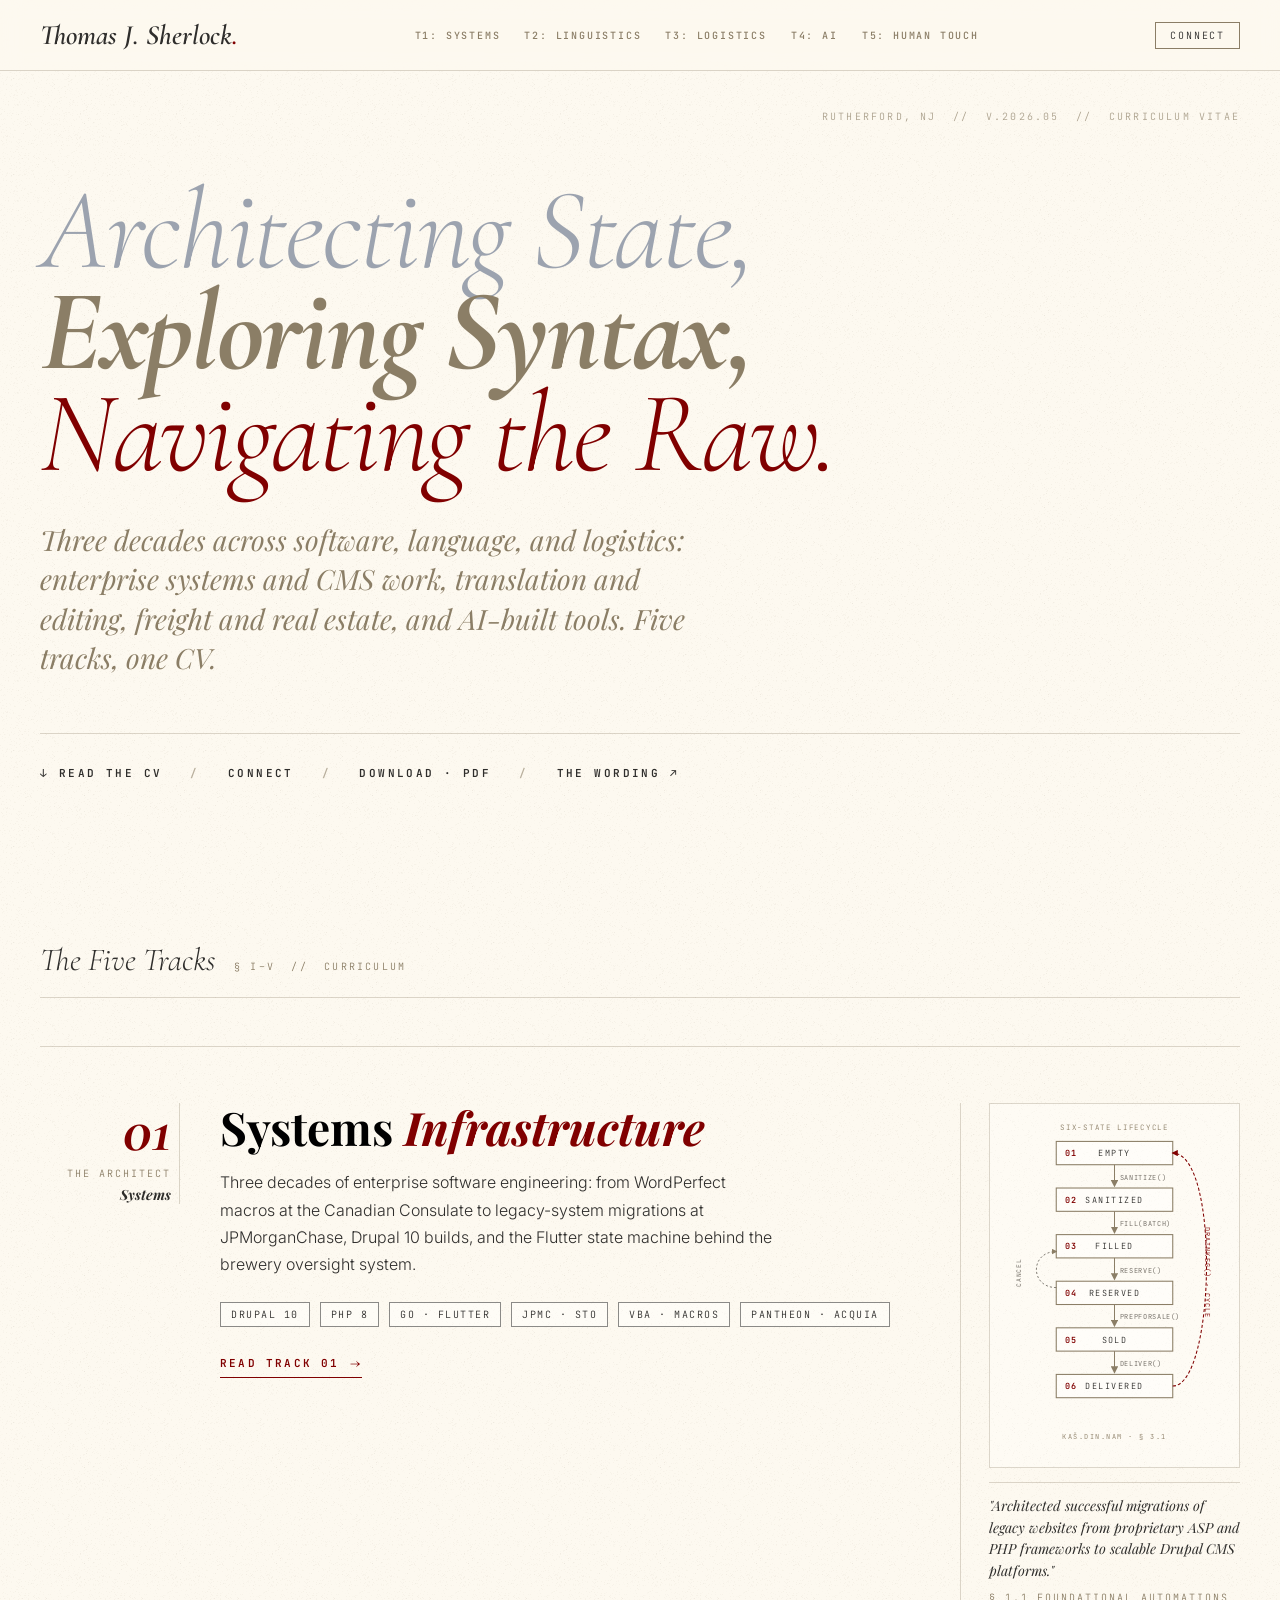
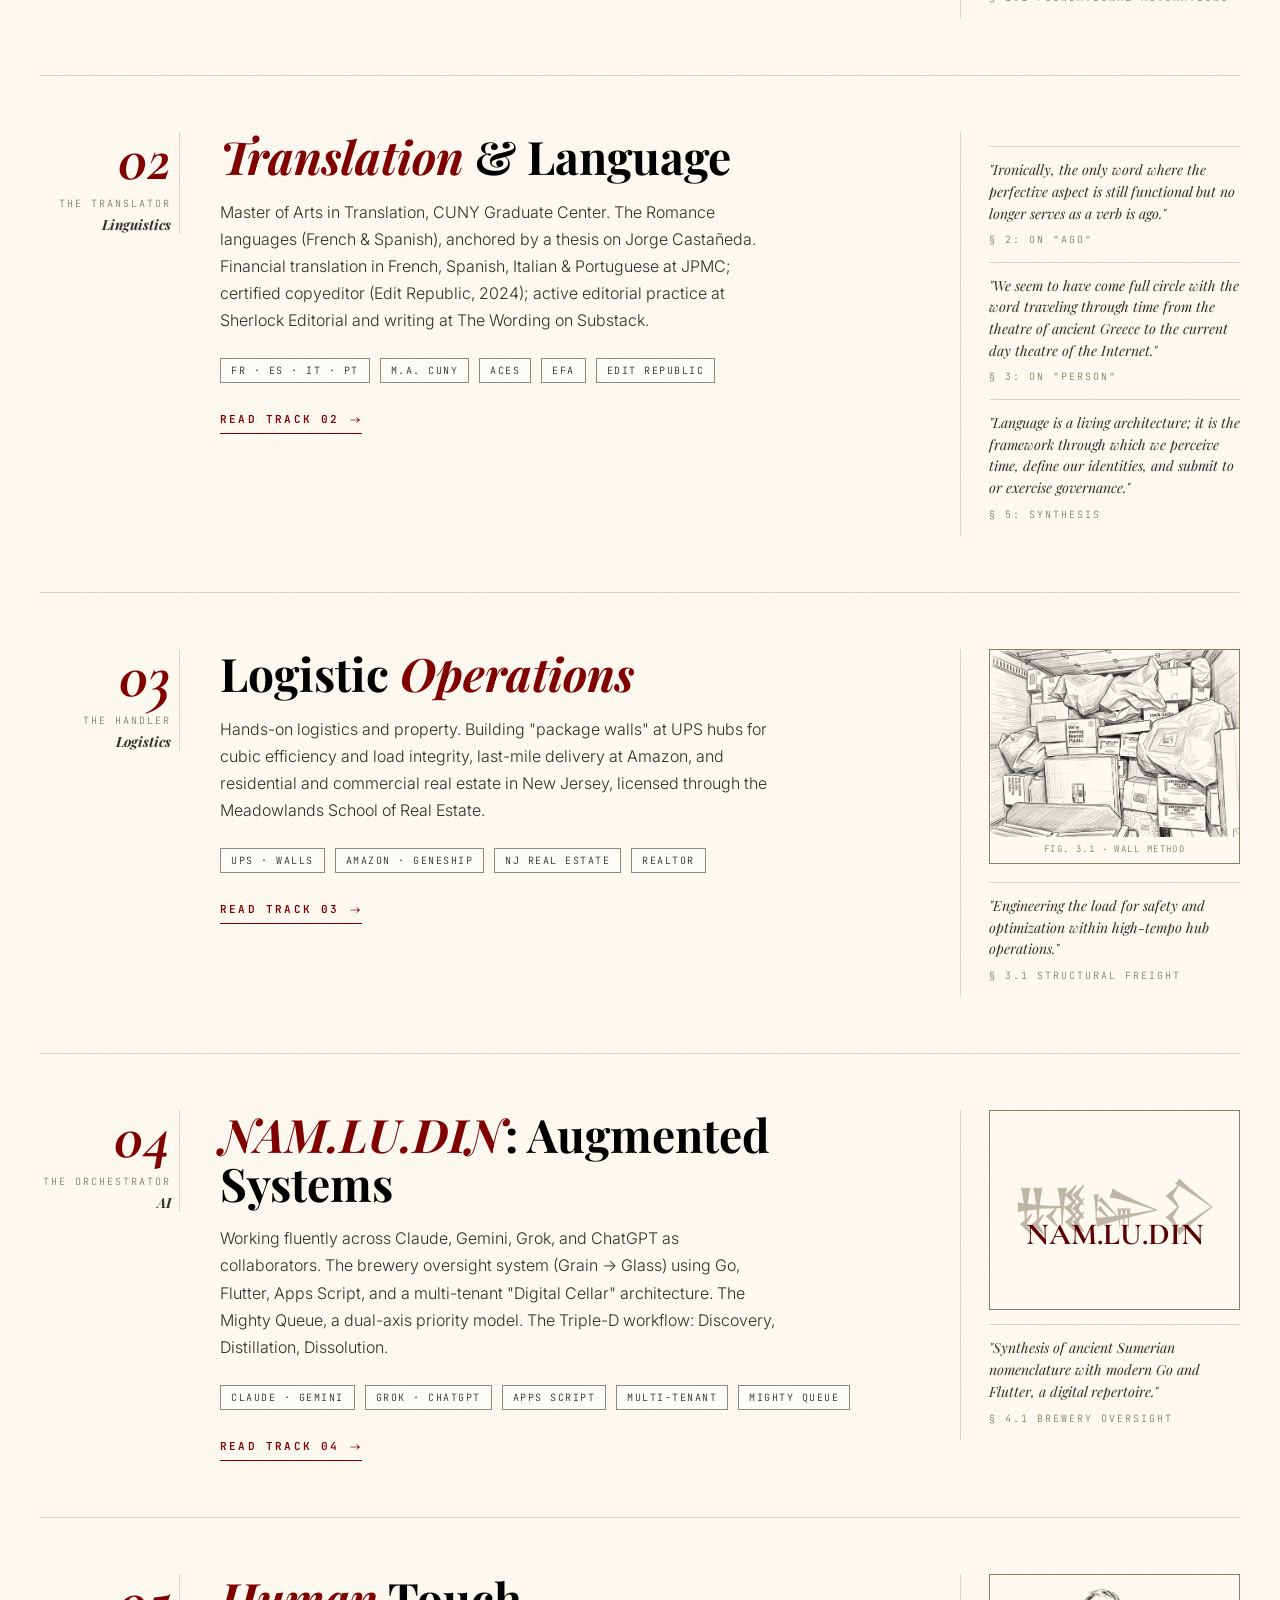
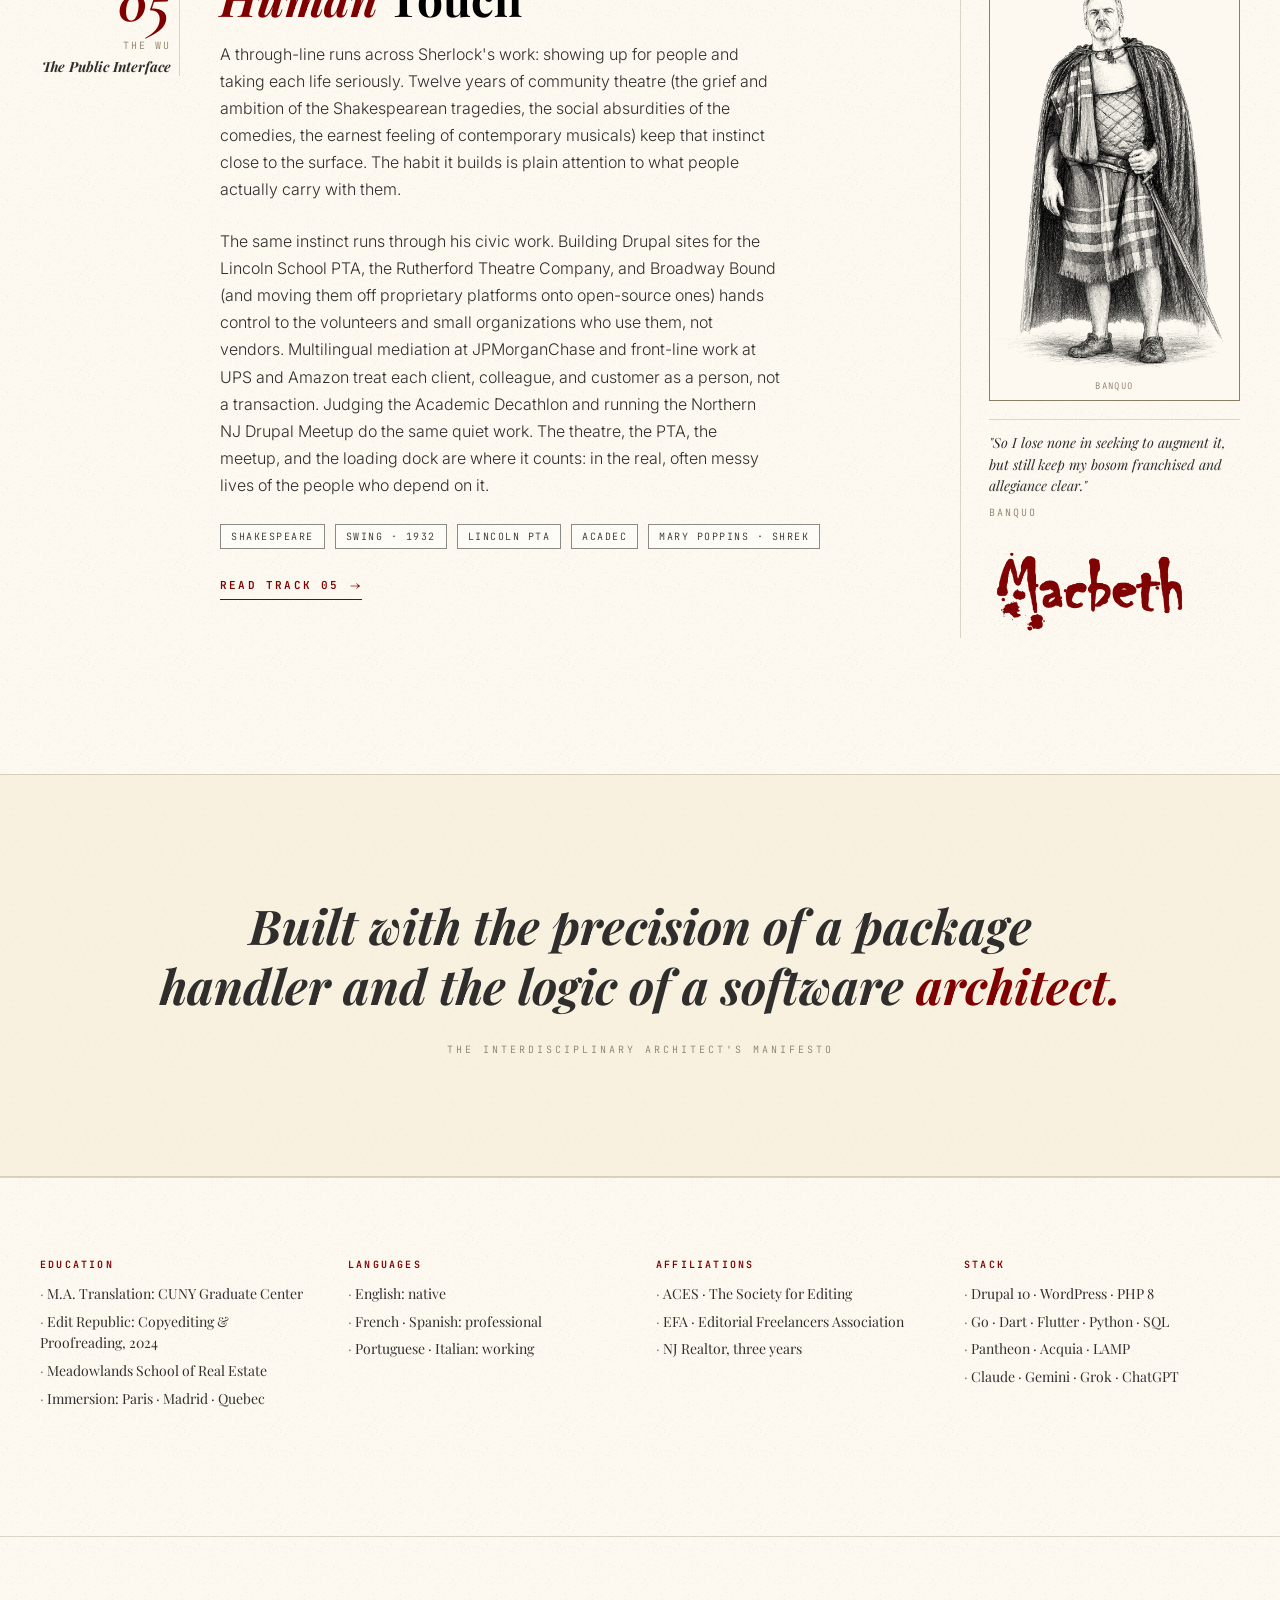
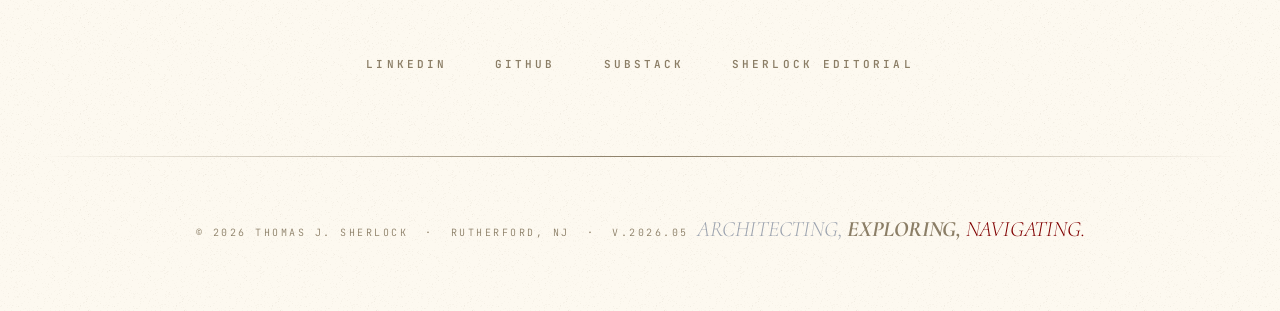
<file: site/index.html>
<!DOCTYPE html>
<html lang="en">
<head>
<meta charset="UTF-8" />
<meta name="viewport" content="width=device-width, initial-scale=1" />
<title>Thomas J. Sherlock · Curriculum Vitae · Digital Repertoire</title>
<link rel="preconnect" href="https://fonts.googleapis.com">
<link rel="preconnect" href="https://fonts.gstatic.com" crossorigin>
<link href="https://fonts.googleapis.com/css2?family=Cormorant+Garamond:ital,wght@0,300;0,400;0,600;0,700;1,300;1,400;1,600;1,700&family=Inter:wght@300;400;500;600&family=JetBrains+Mono:wght@400;500;600&family=Noto+Sans+Cuneiform&family=Playfair+Display:ital,wght@0,400;0,700;1,400;1,700&display=swap" rel="stylesheet">
<link rel="stylesheet" href="styles.css">
</head>
<body>

<!-- ============ NAV ============ -->
<div id="site-nav"></div>
<script src="nav.js?v=3"></script>

<!-- ============ HERO ============ -->
<header class="hero" data-screen-label="01 Hero · CV Header">
  <div class="hero-stamp">Rutherford, NJ &nbsp;//&nbsp; v.2026.05 &nbsp;//&nbsp; Curriculum Vitae</div>

  <h1 class="display">
    <span class="row silver">Architecting&nbsp;State,</span>
    <span class="row gold">Exploring&nbsp;Syntax,</span>
    <span class="row ox">Navigating&nbsp;the&nbsp;Raw.</span>
  </h1>

  <p class="hero-tag">Three decades across software, language, and logistics: enterprise systems and CMS work, translation and editing, freight and real estate, and AI-built tools. Five tracks, one CV.</p>

  <div class="hero-cta">
    <a href="#track-01">↓ Read the CV</a>
    <span class="sep">/</span>
    <a href="#connect">Connect</a>
    <span class="sep">/</span>
    <a href="assets/Thomas-J-Sherlock-CV.pdf" download aria-label="Download CV as PDF">Download · PDF</a>
    <span class="sep">/</span>
    <a href="https://thewording.substack.com/" target="_blank" rel="noopener">The Wording ↗</a>
  </div>
</header>

<!-- ============ TRACKS ============ -->
<main class="tracks" data-screen-label="02 Tracks · Manuscript">

  <div class="section-head">
    <span class="label">The Five Tracks</span>
    <span class="meta">§ I–V &nbsp;//&nbsp; Curriculum</span>
  </div>

  <!-- TRACK 01 -->
  <article class="track reveal" id="track-01" data-screen-label="Track 01 · Systems">
    <aside class="marg">
      <span class="num">01</span>
      <span class="role">The Architect</span>
      <span class="name">Systems</span>
    </aside>
    <div class="body">
      <h2>Systems <span class="em">Infrastructure</span></h2>
      <p class="lede">Three decades of enterprise software engineering: from WordPerfect macros at the Canadian Consulate to legacy-system migrations at JPMorganChase, Drupal 10 builds, and the Flutter state machine behind the brewery oversight system.</p>
      <div class="modules">
        <span class="tag">Drupal 10</span>
        <span class="tag">PHP 8</span>
        <span class="tag">Go · Flutter</span>
        <span class="tag">JPMC · STO</span>
        <span class="tag">VBA · Macros</span>
        <span class="tag">Pantheon · Acquia</span>
      </div>
      <a href="track-systems.html" class="read-more">Read Track 01 <span class="arrow">→</span></a>
    </div>
    <aside class="aside">
      <div class="ph ph-diagram" aria-label="Six-state keg lifecycle: KAŠ.DIN.NAM">
        <svg viewBox="0 0 220 320" xmlns="http://www.w3.org/2000/svg" preserveAspectRatio="xMidYMid meet">
          <defs>
            <marker id="arr" viewBox="0 0 10 10" refX="8" refY="5" markerWidth="7" markerHeight="7" orient="auto-start-reverse">
              <path d="M0,0 L10,5 L0,10 z" fill="#8B7E66"/>
            </marker>
            <marker id="arrOx" viewBox="0 0 10 10" refX="8" refY="5" markerWidth="6" markerHeight="6" orient="auto-start-reverse">
              <path d="M0,0 L10,5 L0,10 z" fill="#800000"/>
            </marker>
          </defs>

          <!-- Title -->
          <text x="110" y="13" font-family="'JetBrains Mono', monospace" font-size="7" fill="#8B7E66" letter-spacing="1.6" text-anchor="middle">SIX-STATE LIFECYCLE</text>

          <!-- Nodes -->
          <g font-family="'JetBrains Mono', monospace" font-size="8" letter-spacing="1.4">
            <g>
              <rect x="55" y="24"  width="110" height="22" fill="rgba(255,255,255,0.4)" stroke="#8B7E66"/>
              <text x="63" y="38" fill="#800000" font-weight="600">01</text>
              <text x="110" y="38" fill="#2F2E2C" text-anchor="middle">EMPTY</text>
            </g>
            <g>
              <rect x="55" y="68"  width="110" height="22" fill="rgba(255,255,255,0.4)" stroke="#8B7E66"/>
              <text x="63" y="82" fill="#800000" font-weight="600">02</text>
              <text x="110" y="82" fill="#2F2E2C" text-anchor="middle">SANITIZED</text>
            </g>
            <g>
              <rect x="55" y="112" width="110" height="22" fill="rgba(255,255,255,0.4)" stroke="#8B7E66"/>
              <text x="63" y="126" fill="#800000" font-weight="600">03</text>
              <text x="110" y="126" fill="#2F2E2C" text-anchor="middle">FILLED</text>
            </g>
            <g>
              <rect x="55" y="156" width="110" height="22" fill="rgba(255,255,255,0.4)" stroke="#8B7E66"/>
              <text x="63" y="170" fill="#800000" font-weight="600">04</text>
              <text x="110" y="170" fill="#2F2E2C" text-anchor="middle">RESERVED</text>
            </g>
            <g>
              <rect x="55" y="200" width="110" height="22" fill="rgba(255,255,255,0.4)" stroke="#8B7E66"/>
              <text x="63" y="214" fill="#800000" font-weight="600">05</text>
              <text x="110" y="214" fill="#2F2E2C" text-anchor="middle">SOLD</text>
            </g>
            <g>
              <rect x="55" y="244" width="110" height="22" fill="rgba(255,255,255,0.4)" stroke="#8B7E66"/>
              <text x="63" y="258" fill="#800000" font-weight="600">06</text>
              <text x="110" y="258" fill="#2F2E2C" text-anchor="middle">DELIVERED</text>
            </g>
          </g>

          <!-- Forward arrows + verbs -->
          <g stroke="#8B7E66" stroke-width="1" fill="none">
            <line x1="110" y1="46"  x2="110" y2="66"  marker-end="url(#arr)"/>
            <line x1="110" y1="90"  x2="110" y2="110" marker-end="url(#arr)"/>
            <line x1="110" y1="134" x2="110" y2="154" marker-end="url(#arr)"/>
            <line x1="110" y1="178" x2="110" y2="198" marker-end="url(#arr)"/>
            <line x1="110" y1="222" x2="110" y2="242" marker-end="url(#arr)"/>
          </g>
          <g font-family="'JetBrains Mono', monospace" font-size="6.5" fill="#6b665e" letter-spacing="0.6">
            <text x="115" y="60">sanitize()</text>
            <text x="115" y="104">fill(batch)</text>
            <text x="115" y="148">reserve()</text>
            <text x="115" y="192">prepForSale()</text>
            <text x="115" y="236">deliver()</text>
          </g>

          <!-- Cycle: DELIVERED → EMPTY (curve up the right side) -->
          <path d="M 165 255 C 205 255, 210 35, 165 35" stroke="#800000" stroke-width="1" fill="none" stroke-dasharray="3 2" marker-end="url(#arrOx)"/>
          <text x="195" y="148" font-family="'JetBrains Mono', monospace" font-size="6.5" fill="#800000" letter-spacing="1" text-anchor="middle" transform="rotate(90 195 148)">drainKeg() · cycle</text>

          <!-- Cancellation: RESERVED → FILLED (curve up the left side) -->
          <path d="M 55 162 C 30 162, 30 128, 55 128" stroke="#6b665e" stroke-width="0.8" fill="none" stroke-dasharray="2 2" marker-end="url(#arr)"/>
          <text x="22" y="148" font-family="'JetBrains Mono', monospace" font-size="6" fill="#6b665e" letter-spacing="0.6" text-anchor="middle" transform="rotate(-90 22 148)">cancel</text>

          <!-- Footer -->
          <text x="110" y="305" font-family="'JetBrains Mono', monospace" font-size="6.5" fill="#8B7E66" letter-spacing="1.4" text-anchor="middle">KAŠ.DIN.NAM · § 3.1</text>
        </svg>
      </div>
      <p class="pull">"Architected successful migrations of legacy websites from proprietary ASP and PHP frameworks to scalable Drupal CMS platforms."<cite>§ 1.1 Foundational Automations</cite></p>
    </aside>
  </article>

  <!-- TRACK 02 -->
  <article class="track reveal" id="track-02" data-screen-label="Track 02 · Linguistics">
    <aside class="marg">
      <span class="num">02</span>
      <span class="role">The Translator</span>
      <span class="name">Linguistics</span>
    </aside>
    <div class="body">
      <h2><span class="em">Translation</span> &amp; Language</h2>
      <p class="lede">Master of Arts in Translation, CUNY Graduate Center. The Romance languages (French &amp; Spanish), anchored by a thesis on Jorge Castañeda. Financial translation in French, Spanish, Italian &amp; Portuguese at JPMC; certified copyeditor (Edit Republic, 2024); active editorial practice at Sherlock Editorial and writing at The Wording on Substack.</p>
      <div class="modules">
        <span class="tag">FR · ES · IT · PT</span>
        <span class="tag">M.A. CUNY</span>
        <span class="tag">ACES</span>
        <span class="tag">EFA</span>
        <span class="tag">Edit Republic</span>
      </div>
      <a href="track-linguistics.html" class="read-more">Read Track 02 <span class="arrow">→</span></a>
    </div>
    <aside class="aside">
      <p class="pull">"Ironically, the only word where the perfective aspect is still functional but no longer serves as a verb is ago."<cite>§ 2: On "Ago"</cite></p>
      <p class="pull">"We seem to have come full circle with the word traveling through time from the theatre of ancient Greece to the current day theatre of the Internet."<cite>§ 3: On "Person"</cite></p>
      <p class="pull">"Language is a living architecture; it is the framework through which we perceive time, define our identities, and submit to or exercise governance."<cite>§ 5: Synthesis</cite></p>
    </aside>
  </article>

  <!-- TRACK 03 -->
  <article class="track reveal" id="track-03" data-screen-label="Track 03 · Logistics">
    <aside class="marg">
      <span class="num">03</span>
      <span class="role">The Handler</span>
      <span class="name">Logistics</span>
    </aside>
    <div class="body">
      <h2>Logistic <span class="em">Operations</span></h2>
      <p class="lede">Hands-on logistics and property. Building "package walls" at UPS hubs for cubic efficiency and load integrity, last-mile delivery at Amazon, and residential and commercial real estate in New Jersey, licensed through the Meadowlands School of Real Estate.</p>
      <div class="modules">
        <span class="tag">UPS · Walls</span>
        <span class="tag">Amazon · Geneship</span>
        <span class="tag">NJ Real Estate</span>
        <span class="tag">Realtor</span>
      </div>
      <a href="track-logistics.html" class="read-more">Read Track 03 <span class="arrow">→</span></a>
    </div>
    <aside class="aside">
      <figure class="ph-photo">
        <img src="assets/package-wall.png?v=2" alt="Hand-sketched UPS package wall: boxes, parcels, and bagged shipments stacked into a truck for cubic efficiency" />
        <figcaption>Fig. 3.1 · Wall method</figcaption>
      </figure>
      <p class="pull">"Engineering the load for safety and optimization within high-tempo hub operations."<cite>§ 3.1 Structural Freight</cite></p>
    </aside>
  </article>

  <!-- TRACK 04 -->
  <article class="track reveal" id="track-04" data-screen-label="Track 04 · AI">
    <aside class="marg">
      <span class="num">04</span>
      <span class="role">The Orchestrator</span>
      <span class="name">AI</span>
    </aside>
    <div class="body">
      <h2><span class="em">NAM.LU.DIN</span>: Augmented Systems</h2>
      <p class="lede">Working fluently across Claude, Gemini, Grok, and ChatGPT as collaborators. The brewery oversight system (Grain → Glass) using Go, Flutter, Apps Script, and a multi-tenant "Digital Cellar" architecture. The Mighty Queue, a dual-axis priority model. The Triple-D workflow: Discovery, Distillation, Dissolution.</p>
      <div class="modules">
        <span class="tag">Claude · Gemini</span>
        <span class="tag">Grok · ChatGPT</span>
        <span class="tag">Apps Script</span>
        <span class="tag">Multi-tenant</span>
        <span class="tag">Mighty Queue</span>
      </div>
      <a href="track-ai.html" class="read-more">Read Track 04 <span class="arrow">→</span></a>
    </div>
    <aside class="aside">
      <div class="ph ph-cuneiform">
        <span class="glyph" lang="sux">𒉆𒇽𒁷</span>
        <span class="translit">NAM.LU.DIN</span>
      </div>
      <p class="pull">"Synthesis of ancient Sumerian nomenclature with modern Go and Flutter, a digital repertoire."<cite>§ 4.1 Brewery Oversight</cite></p>
    </aside>
  </article>

  <!-- TRACK 05 -->
  <article class="track reveal" id="track-05" data-screen-label="Track 05 · The Public Interface">
    <aside class="marg">
      <span class="num">05</span>
      <span class="role">The Wu</span>
      <span class="name">The Public Interface</span>
    </aside>
    <div class="body">
      <h2><span class="em">Human</span> Touch</h2>
      <p class="lede">A through-line runs across Sherlock's work: showing up for people and taking each life seriously. Twelve years of community theatre (the grief and ambition of the Shakespearean tragedies, the social absurdities of the comedies, the earnest feeling of contemporary musicals) keep that instinct close to the surface. The habit it builds is plain attention to what people actually carry with them.</p>
      <p class="lede">The same instinct runs through his civic work. Building Drupal sites for the Lincoln School PTA, the Rutherford Theatre Company, and Broadway Bound (and moving them off proprietary platforms onto open-source ones) hands control to the volunteers and small organizations who use them, not vendors. Multilingual mediation at JPMorganChase and front-line work at UPS and Amazon treat each client, colleague, and customer as a person, not a transaction. Judging the Academic Decathlon and running the Northern NJ Drupal Meetup do the same quiet work. The theatre, the PTA, the meetup, and the loading dock are where it counts: in the real, often messy lives of the people who depend on it.</p>
      <div class="modules">
        <span class="tag">Shakespeare</span>
        <span class="tag">Swing · 1932</span>
        <span class="tag">Lincoln PTA</span>
        <span class="tag">ACADEC</span>
        <span class="tag">Mary Poppins · Shrek</span>
      </div>
      <a href="track-human.html" class="read-more">Read Track 05 <span class="arrow">→</span></a>
    </div>
    <aside class="aside">
      <figure class="ph-photo">
        <img src="assets/banquo.png" class="banquo-photo" alt="Pencil-and-ink sketch portrait of Banquo in Highland dress (cloak, quilted tunic, and sheathed sword), signed A. Moreau 2024" />
        <figcaption>Banquo</figcaption>
      </figure>
      <p class="pull">"So I lose none in seeking to augment it, but still keep my bosom franchised and allegiance clear."<cite>Banquo</cite></p>
      <span class="macbeth-wrap"><img src="assets/macbeth-title.png?v=2" alt="Macbeth: blood-stained title lettering" class="macbeth-mark" /></span>
    </aside>
  </article>

</main>

<!-- ============ INTERLUDE QUOTE ============ -->
<section class="interlude" data-screen-label="03 Interlude · Quote">
  <blockquote>
    Built with the precision of a package handler and the logic of a software <span class="ox">architect.</span>
  </blockquote>
  <div class="attrib">The Interdisciplinary Architect's Manifesto</div>
</section>

<!-- ============ CV STRIP ============ -->
<section class="cv-strip" data-screen-label="04 CV Strip · Quick Facts">
  <div class="col">
    <h3>Education</h3>
    <ul>
      <li>M.A. Translation: CUNY Graduate Center</li>
      <li>Edit Republic: Copyediting &amp; Proofreading, 2024</li>
      <li>Meadowlands School of Real Estate</li>
      <li>Immersion: Paris · Madrid · Quebec</li>
    </ul>
  </div>
  <div class="col">
    <h3>Languages</h3>
    <ul>
      <li>English: native</li>
      <li>French · Spanish: professional</li>
      <li>Portuguese · Italian: working</li>
    </ul>
  </div>
  <div class="col">
    <h3>Affiliations</h3>
    <ul>
      <li>ACES · The Society for Editing</li>
      <li>EFA · Editorial Freelancers Association</li>
      <li>NJ Realtor, three years</li>
    </ul>
  </div>
  <div class="col">
    <h3>Stack</h3>
    <ul>
      <li>Drupal 10 · WordPress · PHP 8</li>
      <li>Go · Dart · Flutter · Python · SQL</li>
      <li>Pantheon · Acquia · LAMP</li>
      <li>Claude · Gemini · Grok · ChatGPT</li>
    </ul>
  </div>
</section>

<!-- ============ FOOTER / CONNECT ============ -->
<div id="site-footer"></div>

<script>
  const io = new IntersectionObserver((entries) => {
    entries.forEach(e => { if (e.isIntersecting) e.target.classList.add('in'); });
  }, { threshold: 0.12 });
  document.querySelectorAll('.reveal').forEach(el => io.observe(el));
</script>

</body>
</html>
</file>
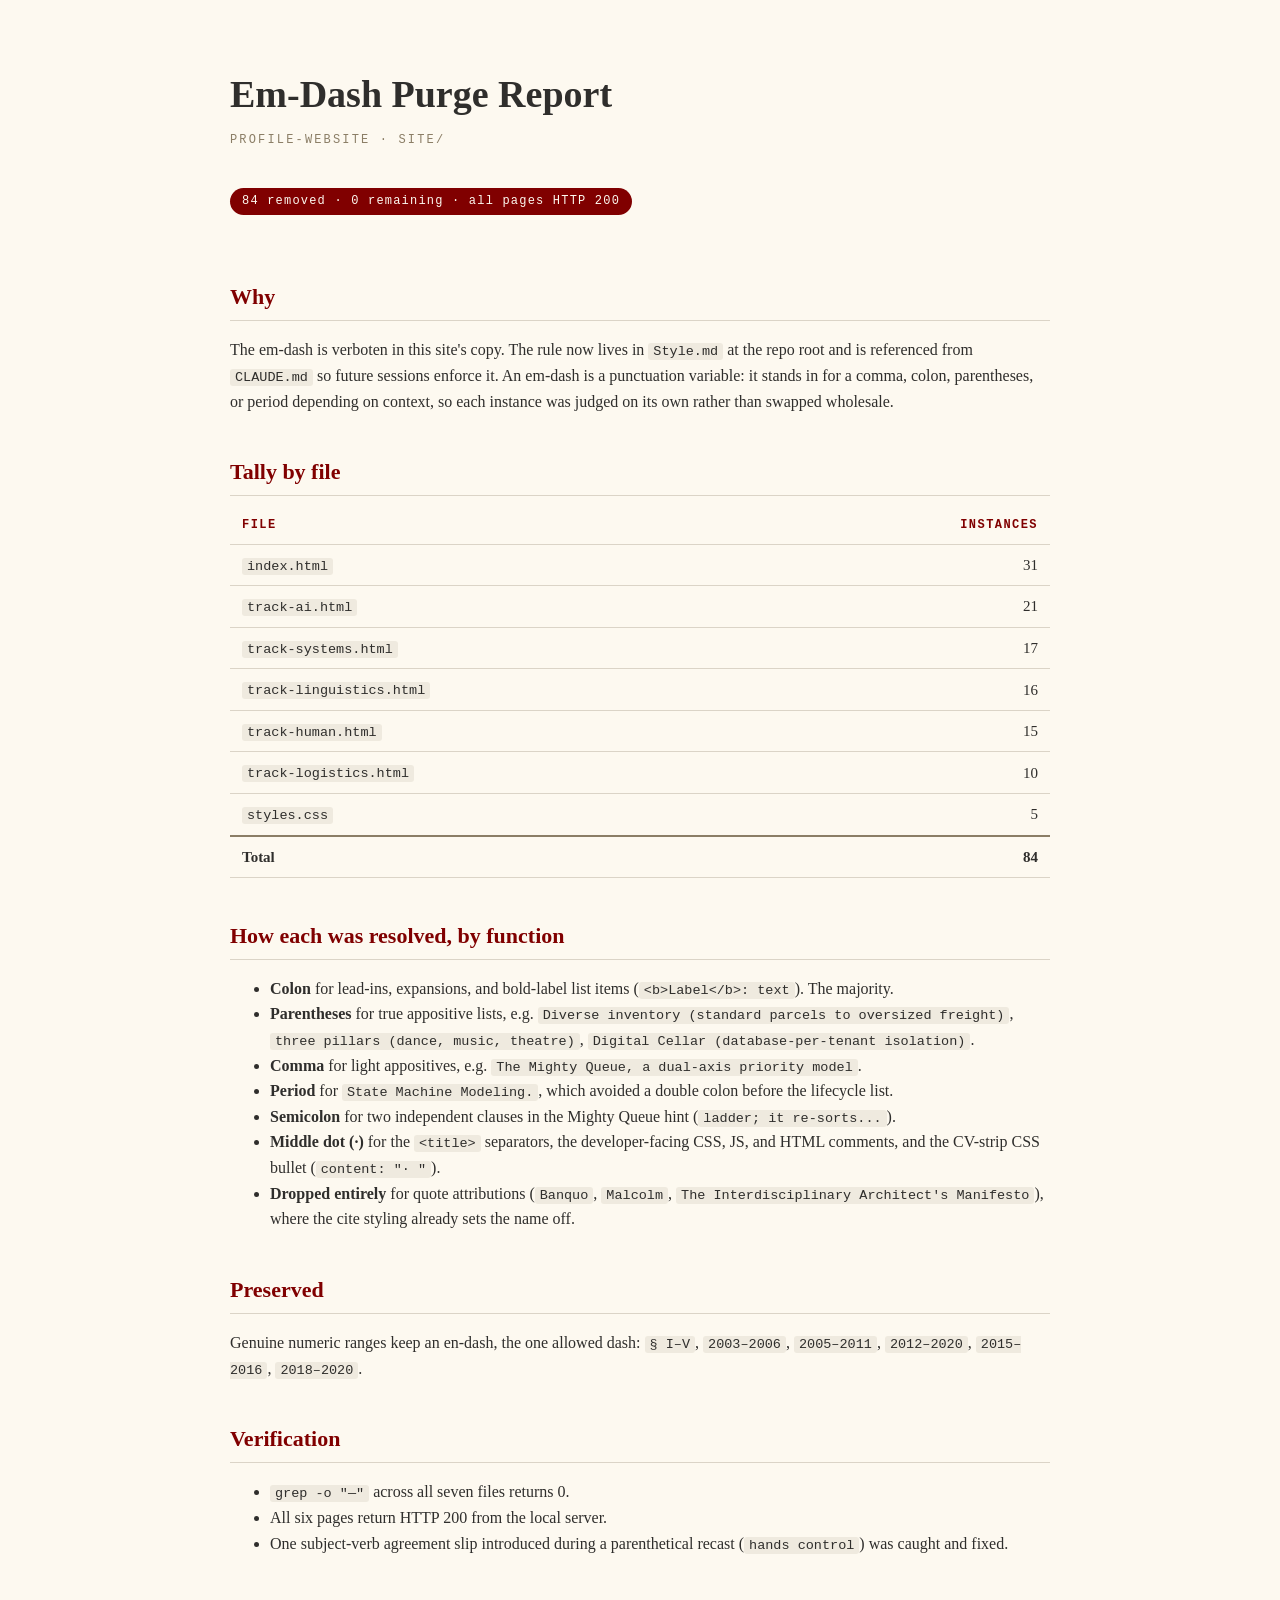
<file: em-dash-purge-report.html>
<!DOCTYPE html>
<html lang="en">
<head>
<meta charset="UTF-8" />
<meta name="viewport" content="width=device-width, initial-scale=1" />
<title>Em-Dash Purge Report · profile-website</title>
<style>
  :root {
    --parchment: #FDF9F0; --ink: #2F2E2C; --ink-soft: #6b665e;
    --oxblood: #800000; --gold: #8B7E66; --rule: rgba(139,126,102,0.30);
  }
  * { box-sizing: border-box; }
  body {
    margin: 0; background: var(--parchment); color: var(--ink);
    font-family: Georgia, 'Times New Roman', serif; line-height: 1.6;
    padding: 64px 24px;
  }
  main { max-width: 820px; margin: 0 auto; }
  h1 {
    font-size: 38px; margin: 0 0 6px; color: var(--ink); font-weight: 700;
  }
  .sub {
    font-family: ui-monospace, 'JetBrains Mono', monospace; font-size: 12px;
    text-transform: uppercase; letter-spacing: 0.18em; color: var(--gold);
    margin-bottom: 36px;
  }
  h2 {
    font-size: 22px; margin: 40px 0 12px; color: var(--oxblood);
    border-bottom: 1px solid var(--rule); padding-bottom: 6px;
  }
  p, li { font-size: 16px; }
  code {
    font-family: ui-monospace, 'JetBrains Mono', monospace; font-size: 13.5px;
    background: rgba(139,126,102,0.12); padding: 1px 5px; border-radius: 3px;
  }
  table { border-collapse: collapse; width: 100%; margin: 12px 0; }
  th, td {
    text-align: left; padding: 8px 12px; border-bottom: 1px solid var(--rule);
    font-size: 15px;
  }
  th { color: var(--oxblood); font-family: ui-monospace, monospace; font-size: 12px; text-transform: uppercase; letter-spacing: 0.12em; }
  td:last-child, th:last-child { text-align: right; }
  tr.total td { font-weight: 700; border-top: 2px solid var(--gold); }
  .badge {
    display: inline-block; background: var(--oxblood); color: var(--parchment);
    font-family: ui-monospace, monospace; font-size: 12px; letter-spacing: 0.1em;
    padding: 4px 12px; border-radius: 999px; margin-bottom: 24px;
  }
  strong { color: var(--ink); }
</style>
</head>
<body>
<main>
  <h1>Em-Dash Purge Report</h1>
  <div class="sub">profile-website · site/</div>

  <span class="badge">84 removed · 0 remaining · all pages HTTP 200</span>

  <h2>Why</h2>
  <p>The em-dash is verboten in this site's copy. The rule now lives in <code>Style.md</code>
  at the repo root and is referenced from <code>CLAUDE.md</code> so future sessions enforce it.
  An em-dash is a punctuation variable: it stands in for a comma, colon, parentheses, or period
  depending on context, so each instance was judged on its own rather than swapped wholesale.</p>

  <h2>Tally by file</h2>
  <table>
    <thead><tr><th>File</th><th>Instances</th></tr></thead>
    <tbody>
      <tr><td><code>index.html</code></td><td>31</td></tr>
      <tr><td><code>track-ai.html</code></td><td>21</td></tr>
      <tr><td><code>track-systems.html</code></td><td>17</td></tr>
      <tr><td><code>track-linguistics.html</code></td><td>16</td></tr>
      <tr><td><code>track-human.html</code></td><td>15</td></tr>
      <tr><td><code>track-logistics.html</code></td><td>10</td></tr>
      <tr><td><code>styles.css</code></td><td>5</td></tr>
      <tr class="total"><td>Total</td><td>84</td></tr>
    </tbody>
  </table>

  <h2>How each was resolved, by function</h2>
  <ul>
    <li><strong>Colon</strong> for lead-ins, expansions, and bold-label list items (<code>&lt;b&gt;Label&lt;/b&gt;: text</code>). The majority.</li>
    <li><strong>Parentheses</strong> for true appositive lists, e.g. <code>Diverse inventory (standard parcels to oversized freight)</code>, <code>three pillars (dance, music, theatre)</code>, <code>Digital Cellar (database-per-tenant isolation)</code>.</li>
    <li><strong>Comma</strong> for light appositives, e.g. <code>The Mighty Queue, a dual-axis priority model</code>.</li>
    <li><strong>Period</strong> for <code>State Machine Modeling.</code>, which avoided a double colon before the lifecycle list.</li>
    <li><strong>Semicolon</strong> for two independent clauses in the Mighty Queue hint (<code>ladder; it re-sorts...</code>).</li>
    <li><strong>Middle dot (·)</strong> for the <code>&lt;title&gt;</code> separators, the developer-facing CSS, JS, and HTML comments, and the CV-strip CSS bullet (<code>content: "·  "</code>).</li>
    <li><strong>Dropped entirely</strong> for quote attributions (<code>Banquo</code>, <code>Malcolm</code>, <code>The Interdisciplinary Architect's Manifesto</code>), where the cite styling already sets the name off.</li>
  </ul>

  <h2>Preserved</h2>
  <p>Genuine numeric ranges keep an en-dash, the one allowed dash:
  <code>§ I–V</code>, <code>2003–2006</code>, <code>2005–2011</code>, <code>2012–2020</code>,
  <code>2015–2016</code>, <code>2018–2020</code>.</p>

  <h2>Verification</h2>
  <ul>
    <li><code>grep -o "—"</code> across all seven files returns 0.</li>
    <li>All six pages return HTTP 200 from the local server.</li>
    <li>One subject-verb agreement slip introduced during a parenthetical recast
    (<code>hands control</code>) was caught and fixed.</li>
  </ul>
</main>
</body>
</html>
</file>
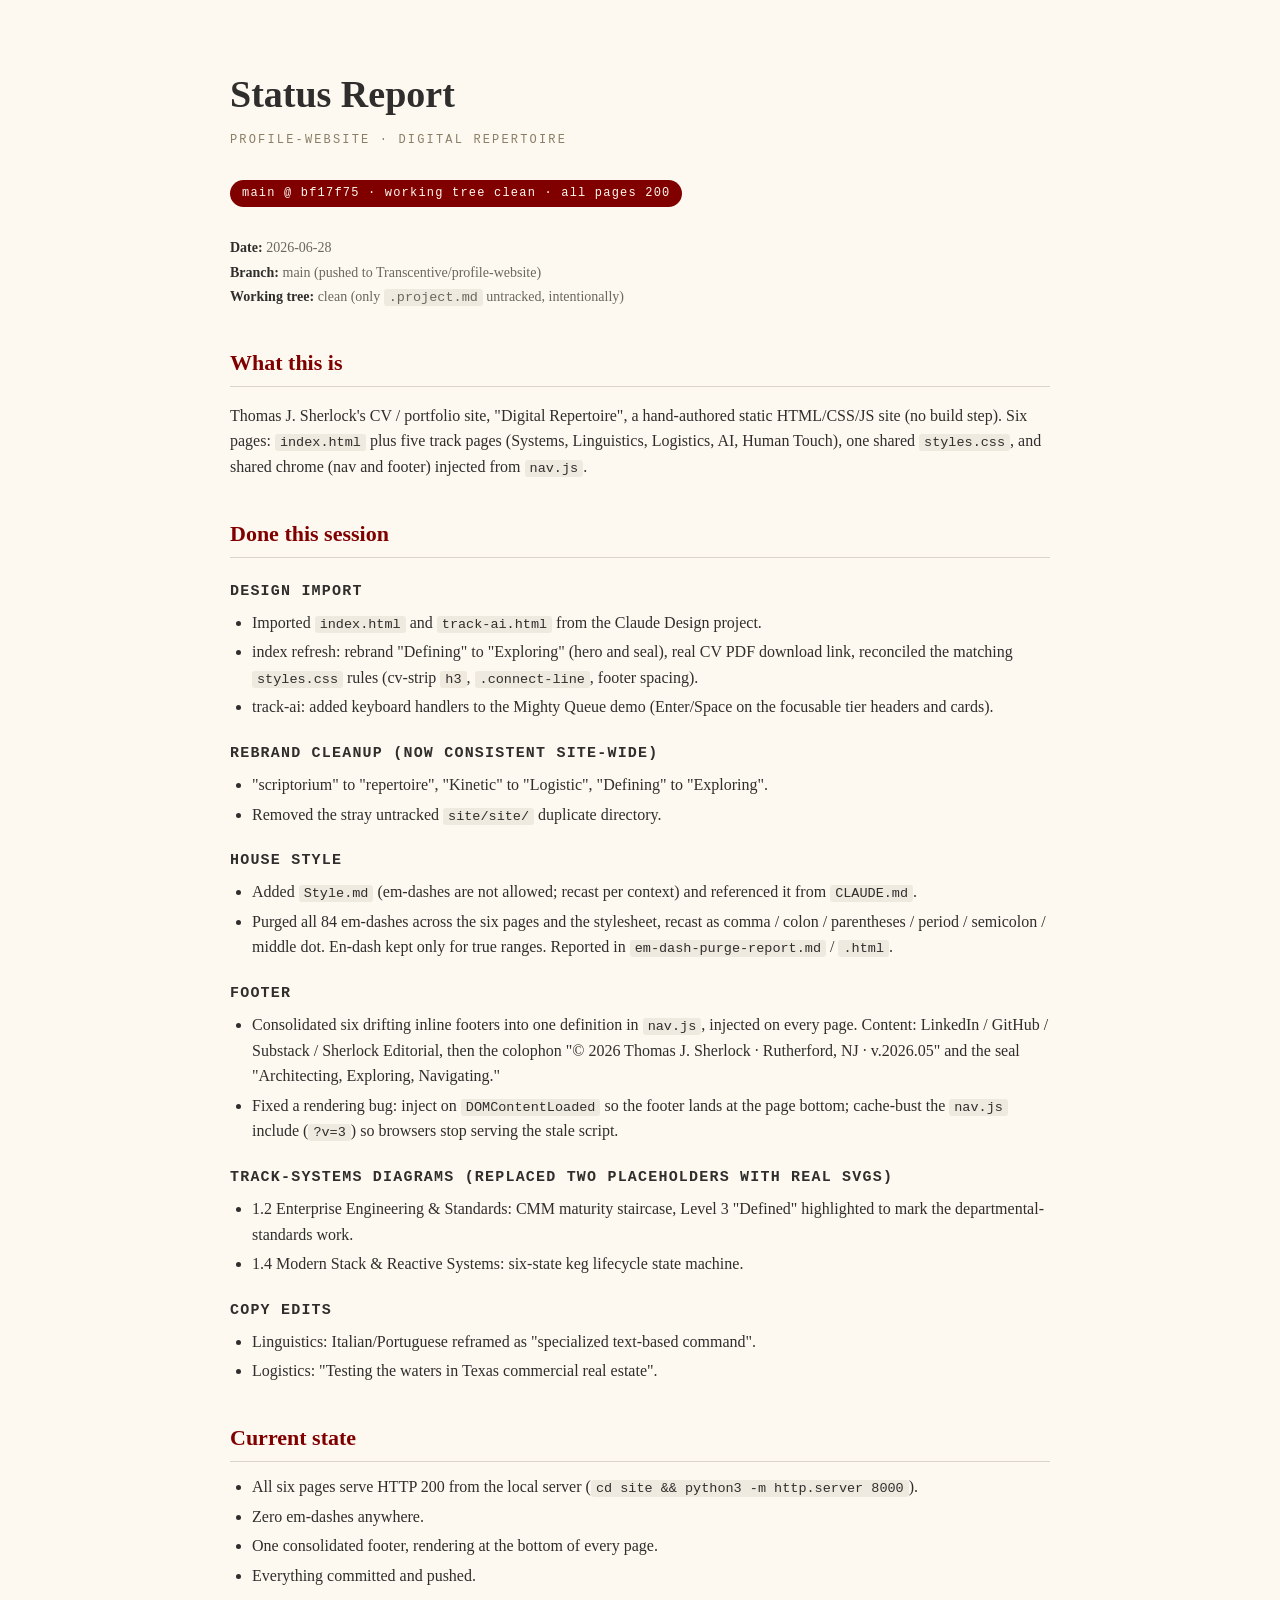
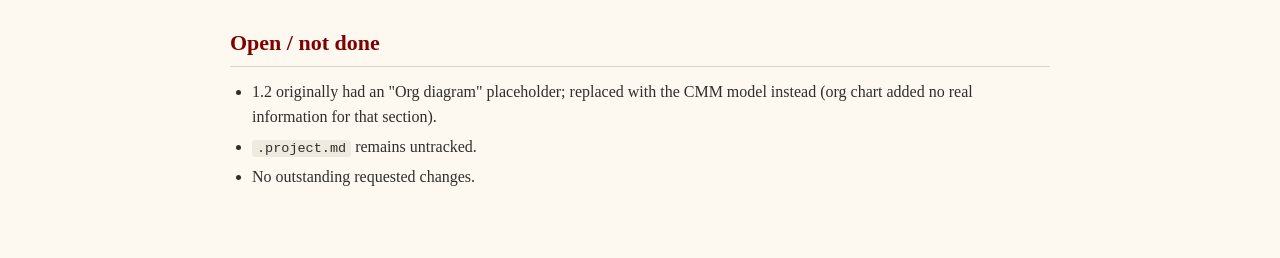
<file: STATUS.html>
<!DOCTYPE html>
<html lang="en">
<head>
<meta charset="UTF-8" />
<meta name="viewport" content="width=device-width, initial-scale=1" />
<title>Status Report · profile-website</title>
<style>
  :root {
    --parchment: #FDF9F0; --ink: #2F2E2C; --ink-soft: #6b665e;
    --oxblood: #800000; --gold: #8B7E66; --rule: rgba(139,126,102,0.30);
  }
  * { box-sizing: border-box; }
  body {
    margin: 0; background: var(--parchment); color: var(--ink);
    font-family: Georgia, 'Times New Roman', serif; line-height: 1.6;
    padding: 64px 24px;
  }
  main { max-width: 820px; margin: 0 auto; }
  h1 { font-size: 38px; margin: 0 0 6px; color: var(--ink); font-weight: 700; }
  .sub {
    font-family: ui-monospace, 'JetBrains Mono', monospace; font-size: 12px;
    text-transform: uppercase; letter-spacing: 0.18em; color: var(--gold);
    margin-bottom: 28px;
  }
  .badge {
    display: inline-block; background: var(--oxblood); color: var(--parchment);
    font-family: ui-monospace, monospace; font-size: 12px; letter-spacing: 0.1em;
    padding: 4px 12px; border-radius: 999px; margin-bottom: 28px;
  }
  h2 {
    font-size: 22px; margin: 36px 0 12px; color: var(--oxblood);
    border-bottom: 1px solid var(--rule); padding-bottom: 6px;
  }
  h3 {
    font-size: 15px; margin: 22px 0 6px; color: var(--ink);
    font-family: ui-monospace, monospace; text-transform: uppercase;
    letter-spacing: 0.08em;
  }
  p, li { font-size: 16px; }
  ul { margin: 6px 0 6px 0; padding-left: 22px; }
  li { margin: 4px 0; }
  code {
    font-family: ui-monospace, 'JetBrains Mono', monospace; font-size: 13.5px;
    background: rgba(139,126,102,0.12); padding: 1px 5px; border-radius: 3px;
  }
  strong { color: var(--ink); }
  .meta-row { font-size: 14px; color: var(--ink-soft); margin: 2px 0; }
</style>
</head>
<body>
<main>
  <h1>Status Report</h1>
  <div class="sub">profile-website · Digital Repertoire</div>

  <span class="badge">main @ bf17f75 · working tree clean · all pages 200</span>

  <div class="meta-row"><strong>Date:</strong> 2026-06-28</div>
  <div class="meta-row"><strong>Branch:</strong> main (pushed to Transcentive/profile-website)</div>
  <div class="meta-row"><strong>Working tree:</strong> clean (only <code>.project.md</code> untracked, intentionally)</div>

  <h2>What this is</h2>
  <p>Thomas J. Sherlock's CV / portfolio site, "Digital Repertoire", a hand-authored
  static HTML/CSS/JS site (no build step). Six pages: <code>index.html</code> plus five
  track pages (Systems, Linguistics, Logistics, AI, Human Touch), one shared
  <code>styles.css</code>, and shared chrome (nav and footer) injected from
  <code>nav.js</code>.</p>

  <h2>Done this session</h2>

  <h3>Design import</h3>
  <ul>
    <li>Imported <code>index.html</code> and <code>track-ai.html</code> from the Claude Design project.</li>
    <li>index refresh: rebrand "Defining" to "Exploring" (hero and seal), real CV PDF download link, reconciled the matching <code>styles.css</code> rules (cv-strip <code>h3</code>, <code>.connect-line</code>, footer spacing).</li>
    <li>track-ai: added keyboard handlers to the Mighty Queue demo (Enter/Space on the focusable tier headers and cards).</li>
  </ul>

  <h3>Rebrand cleanup (now consistent site-wide)</h3>
  <ul>
    <li>"scriptorium" to "repertoire", "Kinetic" to "Logistic", "Defining" to "Exploring".</li>
    <li>Removed the stray untracked <code>site/site/</code> duplicate directory.</li>
  </ul>

  <h3>House style</h3>
  <ul>
    <li>Added <code>Style.md</code> (em-dashes are not allowed; recast per context) and referenced it from <code>CLAUDE.md</code>.</li>
    <li>Purged all 84 em-dashes across the six pages and the stylesheet, recast as comma / colon / parentheses / period / semicolon / middle dot. En-dash kept only for true ranges. Reported in <code>em-dash-purge-report.md</code> / <code>.html</code>.</li>
  </ul>

  <h3>Footer</h3>
  <ul>
    <li>Consolidated six drifting inline footers into one definition in <code>nav.js</code>, injected on every page. Content: LinkedIn / GitHub / Substack / Sherlock Editorial, then the colophon "© 2026 Thomas J. Sherlock · Rutherford, NJ · v.2026.05" and the seal "Architecting, Exploring, Navigating."</li>
    <li>Fixed a rendering bug: inject on <code>DOMContentLoaded</code> so the footer lands at the page bottom; cache-bust the <code>nav.js</code> include (<code>?v=3</code>) so browsers stop serving the stale script.</li>
  </ul>

  <h3>Track-systems diagrams (replaced two placeholders with real SVGs)</h3>
  <ul>
    <li>1.2 Enterprise Engineering &amp; Standards: CMM maturity staircase, Level 3 "Defined" highlighted to mark the departmental-standards work.</li>
    <li>1.4 Modern Stack &amp; Reactive Systems: six-state keg lifecycle state machine.</li>
  </ul>

  <h3>Copy edits</h3>
  <ul>
    <li>Linguistics: Italian/Portuguese reframed as "specialized text-based command".</li>
    <li>Logistics: "Testing the waters in Texas commercial real estate".</li>
  </ul>

  <h2>Current state</h2>
  <ul>
    <li>All six pages serve HTTP 200 from the local server (<code>cd site &amp;&amp; python3 -m http.server 8000</code>).</li>
    <li>Zero em-dashes anywhere.</li>
    <li>One consolidated footer, rendering at the bottom of every page.</li>
    <li>Everything committed and pushed.</li>
  </ul>

  <h2>Open / not done</h2>
  <ul>
    <li>1.2 originally had an "Org diagram" placeholder; replaced with the CMM model instead (org chart added no real information for that section).</li>
    <li><code>.project.md</code> remains untracked.</li>
    <li>No outstanding requested changes.</li>
  </ul>
</main>
</body>
</html>
</file>
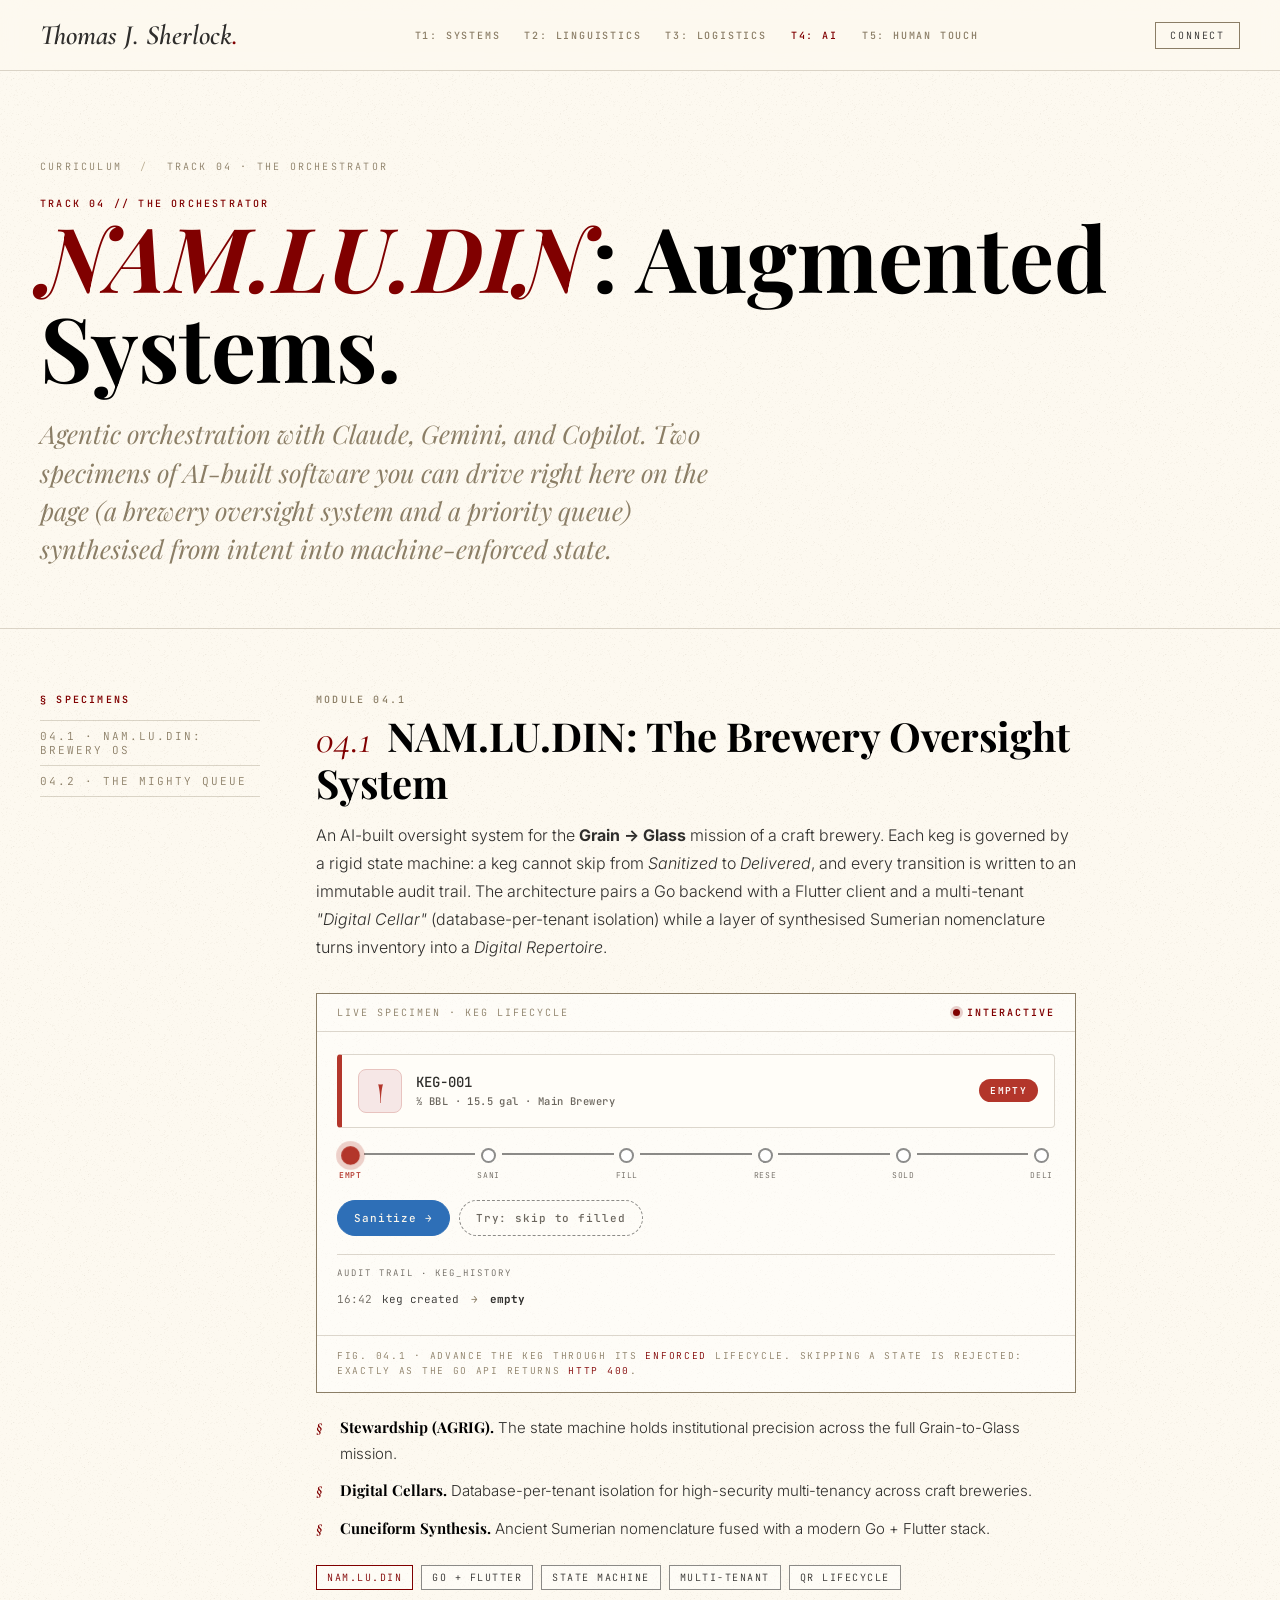
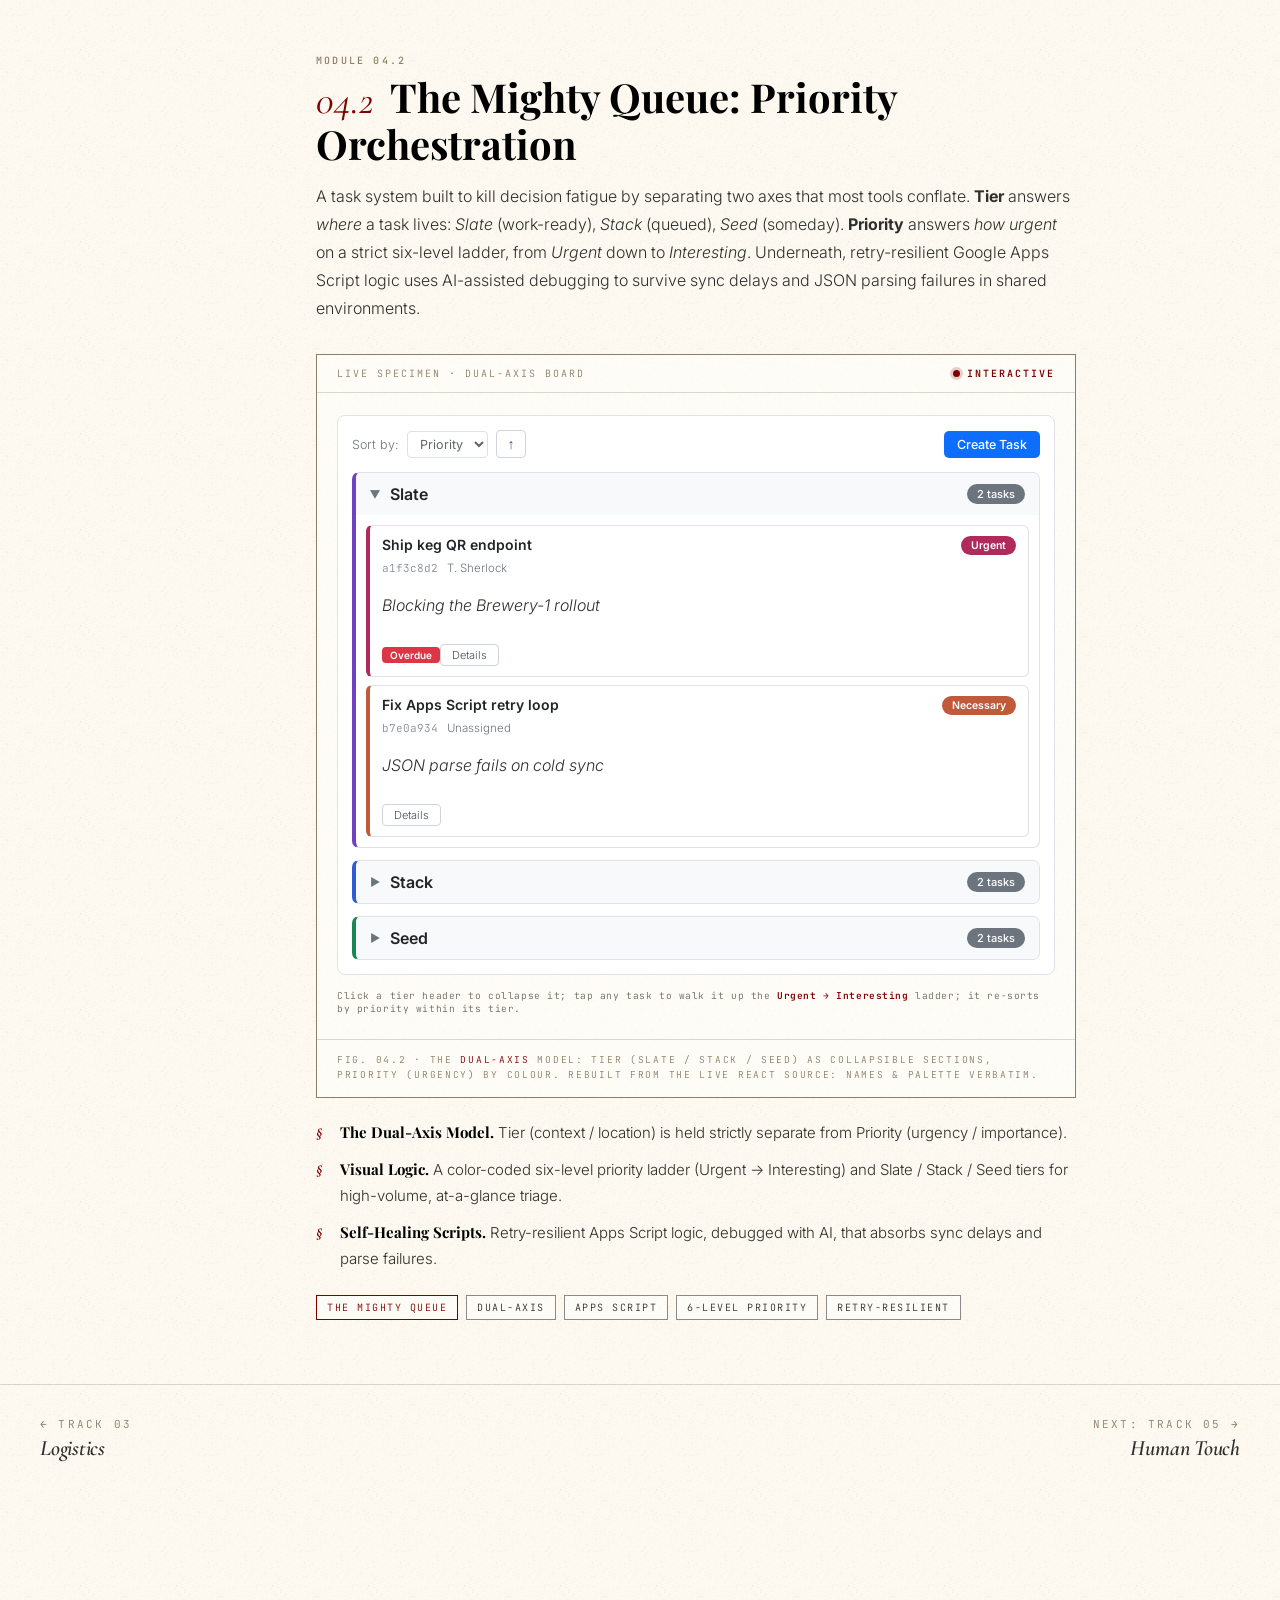
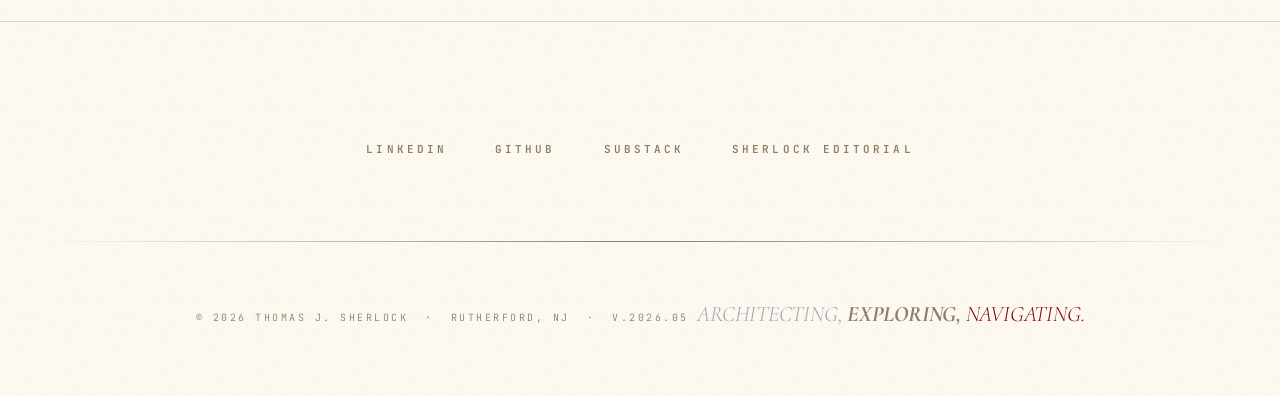
<file: site/track-ai.html>
<!DOCTYPE html>
<html lang="en">
<head>
<meta charset="UTF-8" />
<meta name="viewport" content="width=device-width, initial-scale=1" />
<title>Track 04 · AI · Thomas J. Sherlock</title>
<link rel="preconnect" href="https://fonts.googleapis.com">
<link rel="preconnect" href="https://fonts.gstatic.com" crossorigin>
<link href="https://fonts.googleapis.com/css2?family=Cormorant+Garamond:ital,wght@0,300;0,400;0,600;0,700;1,300;1,400;1,600;1,700&family=Inter:wght@300;400;500;600&family=JetBrains+Mono:wght@400;500;600&family=Noto+Sans+Cuneiform&family=Playfair+Display:ital,wght@0,400;0,700;1,400;1,700&display=swap" rel="stylesheet">
<link rel="stylesheet" href="styles.css">
<style>
  /* ===== Track 04 · AI · embedded live specimens ===== */

  .demo-fig {
    margin: 32px 0 8px;
    border: 1px solid var(--gold);
    background: rgba(255,255,255,0.45);
  }
  .demo-fig .demo-head {
    display: flex;
    align-items: baseline;
    justify-content: space-between;
    gap: 16px;
    padding: 12px 20px;
    border-bottom: 1px solid var(--rule);
    font-family: 'JetBrains Mono', monospace;
    font-size: 10px;
    text-transform: uppercase;
    letter-spacing: 0.2em;
    color: var(--gold);
  }
  .demo-fig .demo-head .live {
    color: var(--oxblood);
    font-weight: 600;
    display: inline-flex;
    align-items: center;
    gap: 7px;
  }
  .demo-fig .demo-head .live::before {
    content: "";
    width: 7px; height: 7px; border-radius: 50%;
    background: var(--oxblood);
    box-shadow: 0 0 0 3px rgba(128,0,0,0.18);
    animation: demoPulse 1.8s ease-in-out infinite;
  }
  @keyframes demoPulse { 0%,100%{opacity:1} 50%{opacity:.35} }
  .demo-fig .demo-stage { padding: 22px 20px 24px; }
  .demo-fig figcaption {
    padding: 12px 20px 14px;
    border-top: 1px solid var(--rule);
    font-family: 'JetBrains Mono', monospace;
    font-size: 9.5px;
    text-transform: uppercase;
    letter-spacing: 0.18em;
    color: var(--gold);
    line-height: 1.6;
  }
  .demo-fig figcaption .hl { color: var(--oxblood); }

  /* ---------- 04.1 · NAM.LU.DIN keg lifecycle ---------- */
  .nam {
    --st-empty:#B3362B; --st-sanitized:#2E6FB7; --st-filled:#2E7D43;
    --st-reserved:#C8932B; --st-sold:#6B3FA0; --st-delivered:#1F3A5F;
  }
  .nam-keg {
    display: flex; align-items: center; gap: 14px;
    padding: 14px 16px;
    background: #FFFDF8;
    border: 1px solid var(--rule);
    border-left: 5px solid var(--sc, var(--st-empty));
    border-radius: 4px;
  }
  .nam-glyph {
    width: 44px; height: 44px; flex-shrink: 0;
    display: flex; align-items: center; justify-content: center;
    border-radius: 8px;
    font-family: 'Noto Sans Cuneiform','Segoe UI Historic', serif;
    font-size: 22px;
    color: var(--sc, var(--st-empty));
    background: color-mix(in srgb, var(--sc, var(--st-empty)) 12%, white);
    border: 1px solid color-mix(in srgb, var(--sc, var(--st-empty)) 30%, white);
  }
  .nam-keg .id {
    flex: 1; min-width: 0;
    font-family: 'JetBrains Mono', monospace;
    font-size: 14px; font-weight: 500; color: var(--ink);
  }
  .nam-keg .id small {
    display: block; margin-top: 3px;
    font-size: 10.5px; color: var(--ink-soft); letter-spacing: 0.04em;
  }
  .nam-pill {
    flex-shrink: 0;
    font-family: 'JetBrains Mono', monospace;
    font-size: 9.5px; font-weight: 600; letter-spacing: 0.14em; text-transform: uppercase;
    color: #fff; background: var(--sc, var(--st-empty));
    padding: 5px 11px; border-radius: 999px;
  }

  .nam-ladder {
    display: flex; align-items: center;
    margin: 20px 0 4px; padding: 0 2px;
  }
  .nam-node { display: flex; flex-direction: column; align-items: center; gap: 7px; }
  .nam-node .dot {
    width: 15px; height: 15px; border-radius: 50%;
    background: #fff; border: 2px solid var(--rule-strong);
    transition: all .25s ease;
  }
  .nam-node.done .dot { background: var(--nc); border-color: var(--nc); }
  .nam-node.now .dot {
    background: var(--nc); border-color: var(--nc);
    box-shadow: 0 0 0 4px color-mix(in srgb, var(--nc) 22%, transparent);
    transform: scale(1.25);
  }
  .nam-node .lbl {
    font-family: 'JetBrains Mono', monospace;
    font-size: 8px; letter-spacing: 0.08em; text-transform: uppercase;
    color: var(--ink-soft); white-space: nowrap;
  }
  .nam-node.now .lbl { color: var(--nc); font-weight: 600; }
  .nam-seg { flex: 1; height: 2px; background: var(--rule-strong); margin: 0 2px; margin-bottom: 19px; transition: background .25s; }
  .nam-seg.done { background: var(--st-filled); }

  .nam-actions { display: flex; flex-wrap: wrap; gap: 9px; margin: 20px 0 4px; }
  .nam-btn {
    font-family: 'JetBrains Mono', monospace;
    font-size: 11px; letter-spacing: 0.08em; font-weight: 500;
    padding: 10px 16px; border-radius: 999px; cursor: pointer;
    border: 1px solid var(--brn, var(--st-delivered));
    background: var(--brn, var(--st-delivered)); color: #FAF6EC;
    transition: transform .14s ease, opacity .14s;
  }
  .nam-btn:hover { transform: translateY(-1px); }
  .nam-btn.ghost {
    background: transparent; color: var(--ink-soft);
    border: 1px dashed var(--rule-strong);
  }
  .nam-btn.ghost:hover { border-color: var(--st-empty); color: var(--st-empty); }

  .nam-log {
    margin-top: 18px; border-top: 1px solid var(--rule); padding-top: 12px;
    max-height: 132px; overflow-y: auto;
  }
  .nam-log .lh {
    font-family: 'JetBrains Mono', monospace;
    font-size: 9px; letter-spacing: 0.22em; text-transform: uppercase;
    color: var(--ink-soft); margin-bottom: 8px;
  }
  .nam-log .row {
    display: flex; gap: 10px; align-items: baseline;
    font-family: 'JetBrains Mono', monospace; font-size: 11px;
    padding: 5px 0; color: var(--ink);
    border-top: 1px dotted var(--rule);
  }
  .nam-log .row:first-of-type { border-top: none; }
  .nam-log .row.reject { color: var(--st-empty); }
  .nam-log .row .t { color: var(--ink-soft); flex-shrink: 0; }
  .nam-log .row .arrow { color: var(--gold); padding: 0 2px; }

  /* ---------- 04.2 · The Mighty Queue: faithful to the live React app ---------- */
  .mq {
    /* Priority colours, id 1 = most urgent (from theme.css) */
    --p1:#B02A5B; --p2:#C05A3A; --p3:#BFA23A;
    --p4:#8EC5FF; --p5:#608AF0; --p6:#94BFA3;
    /* Tier accents: 1 Slate, 2 Stack, 3 Seed */
    --tier-slate:#6f42c1; --tier-stack:#2F5BD3; --tier-seed:#198754;
    /* the real UI is a light Bootstrap surface: render it on white inside the parchment frame */
    background: #fff;
    color: #212529;
    border: 1px solid #dee2e6;
    border-radius: 8px;
    padding: 14px;
    font-family: 'Inter', system-ui, sans-serif;
  }
  .mq-bar {
    display: flex; align-items: center; gap: 8px; margin-bottom: 14px;
    font-size: 12.5px; color: #6c757d;
  }
  .mq-bar select {
    font-family: inherit; font-size: 12.5px; padding: 4px 8px;
    border: 1px solid #ced4da; border-radius: 4px; background: #fff; color: #212529;
  }
  .mq-bar .dir {
    border: 1px solid #ced4da; background: #fff; border-radius: 4px;
    width: 30px; height: 28px; cursor: default; color: #495057; font-size: 14px;
  }
  .mq-bar .spacer { flex: 1; }
  .mq-bar .new {
    background: var(--mq-accent, #0d6efd); color: #fff; border: none; border-radius: 5px;
    font-family: inherit; font-size: 12.5px; font-weight: 500; padding: 6px 13px; cursor: default;
  }

  .mq-tier {
    background: #fff; border: 1px solid #dee2e6; border-radius: 7px;
    margin-bottom: 12px; overflow: hidden;
  }
  .mq-tier:last-of-type { margin-bottom: 0; }
  .mq-tier.t1 { border-left: 4px solid var(--tier-slate); }
  .mq-tier.t2 { border-left: 4px solid var(--tier-stack); }
  .mq-tier.t3 { border-left: 4px solid var(--tier-seed); }
  .mq-thead {
    display: flex; align-items: center; justify-content: space-between;
    padding: 11px 14px; cursor: pointer; background: #f8f9fa;
    transition: background .15s;
  }
  .mq-thead:hover { background: #f1f3f5; }
  .mq-thead h4 {
    margin: 0; font-size: 16px; font-weight: 600; color: #212529;
    display: flex; align-items: center; gap: 10px;
  }
  .mq-thead .caret { font-size: 11px; color: #6c757d; transition: transform .2s; display: inline-block; }
  .mq-tier.open .mq-thead .caret { transform: rotate(90deg); }
  .mq-thead .cnt {
    font-size: 11px; font-weight: 500; color: #fff; background: #6c757d;
    padding: 3px 10px; border-radius: 999px; white-space: nowrap;
  }
  .mq-tbody { padding: 10px; display: none; }
  .mq-tier.open .mq-tbody { display: block; }
  .mq-empty { text-align: center; color: #adb5bd; font-size: 13px; padding: 16px 0; }

  .mq-card {
    display: block; width: 100%; text-align: left; cursor: pointer;
    background: #fff; border: 1px solid #dee2e6; border-radius: 6px;
    border-left: 4px solid var(--pc, #ced4da);
    padding: 10px 12px; margin-bottom: 8px;
    transition: transform .15s ease, box-shadow .15s;
  }
  .mq-card:last-child { margin-bottom: 0; }
  .mq-card:hover { transform: translateX(-4px); box-shadow: 0 2px 10px -5px rgba(0,0,0,.35); }
  .mq-card .top { display: flex; align-items: flex-start; justify-content: space-between; gap: 10px; }
  .mq-card .ttl { font-size: 14px; font-weight: 600; color: #212529; line-height: 1.3; }
  .mq-badge {
    flex-shrink: 0; font-size: 10.5px; font-weight: 600;
    padding: 3px 10px; border-radius: 999px;
    background: var(--pc, #6c757d); color: var(--ptxt, #fff); white-space: nowrap;
  }
  .mq-card .meta {
    margin-top: 6px; font-size: 11.5px; color: #6c757d;
    display: flex; gap: 9px; align-items: center; flex-wrap: wrap;
  }
  .mq-card .meta code { font-family: 'JetBrains Mono', monospace; font-size: 11px; color: #868e96; }
  .mq-card .note { margin: 7px 0 0; font-size: 11.5px; color: #6c757d; font-style: italic; line-height: 1.4; }
  .mq-card .over {
    display: inline-block; margin-top: 7px; font-size: 10px; font-weight: 600;
    background: #dc3545; color: #fff; padding: 2px 8px; border-radius: 4px;
  }
  .mq-card .details {
    display: inline-block; margin-top: 9px; font-size: 11px; color: #495057;
    border: 1px solid #ced4da; border-radius: 4px; padding: 3px 11px;
  }
  .mq-hint {
    margin-top: 14px; font-family: 'JetBrains Mono', monospace;
    font-size: 9.5px; letter-spacing: 0.06em; color: var(--ink-soft);
  }
  .mq-hint b { color: var(--oxblood); font-weight: 600; }

  @media (max-width: 560px) {
    .nam-node .lbl { font-size: 7px; }
  }
</style>
</head>
<body>

<div id="site-nav"></div>
<script src="nav.js?v=3"></script>

<section class="page-hero" data-screen-label="01 Page Hero · AI">
  <div class="crumbs">
    <a href="index.html">Curriculum</a>
    <span class="sep">/</span>
    <span>Track 04 · The Orchestrator</span>
  </div>
  <span class="uppertrack ox">Track 04 // The Orchestrator</span>
  <h1><span class="em">NAM.LU.DIN</span>: Augmented Systems.</h1>
  <p class="deck">Agentic orchestration with Claude, Gemini, and Copilot. Two specimens of AI-built software you can drive right here on the page (a brewery oversight system and a priority queue) synthesised from intent into machine-enforced state.</p>
</section>

<div class="page-body" data-screen-label="02 Body · AI">

  <aside class="toc">
    <h5>§ Specimens</h5>
    <ul>
      <li><a href="#m1">04.1 · NAM.LU.DIN: Brewery OS</a></li>
      <li><a href="#m2">04.2 · The Mighty Queue</a></li>
    </ul>
  </aside>

  <article class="content">

    <!-- ===================== 04.1 ===================== -->
    <section id="m1" class="reveal">
      <span class="uppertrack">Module 04.1</span>
      <h2><span class="num">04.1</span>NAM.LU.DIN: The Brewery Oversight System</h2>
      <p>An AI-built oversight system for the <b>Grain → Glass</b> mission of a craft brewery. Each keg is governed by a rigid state machine: a keg cannot skip from <i>Sanitized</i> to <i>Delivered</i>, and every transition is written to an immutable audit trail. The architecture pairs a Go backend with a Flutter client and a multi-tenant <i>"Digital Cellar"</i> (database-per-tenant isolation) while a layer of synthesised Sumerian nomenclature turns inventory into a <i>Digital Repertoire</i>.</p>

      <figure class="demo-fig nam" aria-label="Interactive demonstration of the NAM.LU.DIN keg lifecycle state machine">
        <div class="demo-head">
          <span>Live Specimen · Keg Lifecycle</span>
          <span class="live">Interactive</span>
        </div>
        <div class="demo-stage">
          <div class="nam-keg" id="namKeg">
            <div class="nam-glyph" id="namGlyph">𒁹</div>
            <div class="id">KEG-001<small id="namSub">½ BBL · 15.5 gal · Main Brewery</small></div>
            <div class="nam-pill" id="namPill">EMPTY</div>
          </div>

          <div class="nam-ladder" id="namLadder"></div>

          <div class="nam-actions" id="namActions"></div>

          <div class="nam-log">
            <div class="lh">Audit Trail · keg_history</div>
            <div id="namLog"></div>
          </div>
        </div>
        <figcaption>Fig. 04.1 · Advance the keg through its <span class="hl">enforced</span> lifecycle. Skipping a state is rejected: exactly as the Go API returns <span class="hl">HTTP 400</span>.</figcaption>
      </figure>

      <ul>
        <li><b>Stewardship (AGRIG).</b> The state machine holds institutional precision across the full Grain-to-Glass mission.</li>
        <li><b>Digital Cellars.</b> Database-per-tenant isolation for high-security multi-tenancy across craft breweries.</li>
        <li><b>Cuneiform Synthesis.</b> Ancient Sumerian nomenclature fused with a modern Go + Flutter stack.</li>
      </ul>
      <div class="module-tags">
        <span class="tag ox">NAM.LU.DIN</span>
        <span class="tag">Go + Flutter</span>
        <span class="tag">State Machine</span>
        <span class="tag">Multi-tenant</span>
        <span class="tag">QR Lifecycle</span>
      </div>
    </section>

    <!-- ===================== 04.2 ===================== -->
    <section id="m2" class="reveal">
      <span class="uppertrack">Module 04.2</span>
      <h2><span class="num">04.2</span>The Mighty Queue: Priority Orchestration</h2>
      <p>A task system built to kill decision fatigue by separating two axes that most tools conflate. <b>Tier</b> answers <i>where</i> a task lives: <i>Slate</i> (work-ready), <i>Stack</i> (queued), <i>Seed</i> (someday). <b>Priority</b> answers <i>how urgent</i> on a strict six-level ladder, from <i>Urgent</i> down to <i>Interesting</i>. Underneath, retry-resilient Google Apps Script logic uses AI-assisted debugging to survive sync delays and JSON parsing failures in shared environments.</p>

      <figure class="demo-fig" aria-label="Interactive demonstration of the Mighty Queue dual-axis priority board">
        <div class="demo-head">
          <span>Live Specimen · Dual-Axis Board</span>
          <span class="live">Interactive</span>
        </div>
        <div class="demo-stage">
          <div class="mq">
            <div class="mq-bar">
              <span>Sort by:</span>
              <select disabled aria-label="Sort field"><option>Priority</option></select>
              <button class="dir" aria-label="Ascending">↑</button>
              <span class="spacer"></span>
              <button class="new">Create Task</button>
            </div>
            <div id="mqBoard"></div>
          </div>
          <div class="mq-hint">Click a tier header to collapse it; tap any task to walk it up the <b>Urgent → Interesting</b> ladder; it re-sorts by priority within its tier.</div>
        </div>
        <figcaption>Fig. 04.2 · The <span class="hl">dual-axis</span> model: Tier (Slate / Stack / Seed) as collapsible sections, Priority (urgency) by colour. Rebuilt from the live React source: names &amp; palette verbatim.</figcaption>
      </figure>

      <ul>
        <li><b>The Dual-Axis Model.</b> Tier (context / location) is held strictly separate from Priority (urgency / importance).</li>
        <li><b>Visual Logic.</b> A color-coded six-level priority ladder (Urgent → Interesting) and Slate / Stack / Seed tiers for high-volume, at-a-glance triage.</li>
        <li><b>Self-Healing Scripts.</b> Retry-resilient Apps Script logic, debugged with AI, that absorbs sync delays and parse failures.</li>
      </ul>
      <div class="module-tags">
        <span class="tag ox">The Mighty Queue</span>
        <span class="tag">Dual-Axis</span>
        <span class="tag">Apps Script</span>
        <span class="tag">6-Level Priority</span>
        <span class="tag">Retry-Resilient</span>
      </div>
    </section>

  </article>
</div>

<nav class="page-pager" data-screen-label="03 Pager">
  <a href="track-logistics.html">
    ← Track 03
    <span class="label">Logistics</span>
  </a>
  <a href="track-human.html" class="right">
    Next: Track 05 →
    <span class="label">Human Touch</span>
  </a>
</nav>

<div id="site-footer"></div>

<script>
  /* reveal-on-scroll */
  const io = new IntersectionObserver((entries) => {
    entries.forEach(e => { if (e.isIntersecting) e.target.classList.add('in'); });
  }, { threshold: 0.12 });
  document.querySelectorAll('.reveal').forEach(el => io.observe(el));
</script>

<!-- ============ 04.1 · NAM.LU.DIN keg lifecycle ============ -->
<script>
(function(){
  const STATES = ['empty','sanitized','filled','reserved','sold','delivered'];
  const COLOR = {empty:'--st-empty',sanitized:'--st-sanitized',filled:'--st-filled',
                 reserved:'--st-reserved',sold:'--st-sold',delivered:'--st-delivered'};
  const GLYPH = {empty:'𒁹',sanitized:'𒀀',filled:'𒁉',reserved:'𒁷',sold:'𒂠',delivered:'𒉆'};
  const ACTION = {empty:'Sanitize',sanitized:'Fill batch',filled:'Reserve',
                  reserved:'Mark sold',sold:'Deliver',delivered:'Drain → reset'};
  const root = document.querySelector('.nam');
  const cssv = k => getComputedStyle(root).getPropertyValue(COLOR[k]).trim();
  let idx = 0;

  function clock(){ return new Date().toTimeString().slice(0,5); }

  function logRow(html, reject){
    const log = document.getElementById('namLog');
    const r = document.createElement('div');
    r.className = 'row' + (reject ? ' reject' : '');
    r.innerHTML = html;
    log.insertBefore(r, log.firstChild);
  }

  function renderLadder(){
    const L = document.getElementById('namLadder');
    L.innerHTML = '';
    STATES.forEach((s,i)=>{
      const node = document.createElement('div');
      node.className = 'nam-node' + (i<idx?' done':'') + (i===idx?' now':'');
      node.style.setProperty('--nc', cssv(s));
      node.innerHTML = '<div class="dot"></div><div class="lbl">'+s.slice(0,4)+'</div>';
      L.appendChild(node);
      if(i < STATES.length-1){
        const seg = document.createElement('div');
        seg.className = 'nam-seg' + (i<idx?' done':'');
        L.appendChild(seg);
      }
    });
  }

  function renderKeg(){
    const s = STATES[idx];
    document.getElementById('namKeg').style.setProperty('--sc', cssv(s));
    document.getElementById('namGlyph').textContent = GLYPH[s];
    const pill = document.getElementById('namPill');
    pill.textContent = s.toUpperCase();
  }

  function renderActions(){
    const A = document.getElementById('namActions');
    A.innerHTML = '';
    const cur = STATES[idx];
    const next = STATES[(idx+1) % STATES.length];

    const adv = document.createElement('button');
    adv.className = 'nam-btn';
    adv.style.setProperty('--brn', cssv(next));
    adv.textContent = ACTION[cur] + ' →';
    adv.onclick = advance;
    A.appendChild(adv);

    // an invalid "skip" affordance: only when a skip target exists
    if(idx < STATES.length - 2){
      const skip = STATES[idx+2];
      const bad = document.createElement('button');
      bad.className = 'nam-btn ghost';
      bad.textContent = 'Try: skip to ' + skip;
      bad.onclick = () => reject(cur, skip);
      A.appendChild(bad);
    }
  }

  function advance(){
    const from = STATES[idx];
    idx = (idx + 1) % STATES.length;
    const to = STATES[idx];
    renderAll();
    logRow('<span class="t">'+clock()+'</span> '+from+'<span class="arrow">→</span><b>'+to+'</b>');
  }

  function reject(from, to){
    logRow('<span class="t">'+clock()+'</span> 400 · '+from+'<span class="arrow">⇸</span>'+to+' rejected: no skipping', true);
  }

  function renderAll(){ renderLadder(); renderKeg(); renderActions(); }

  renderAll();
  logRow('<span class="t">'+clock()+'</span> keg created<span class="arrow">→</span><b>empty</b>');
})();
</script>

<!-- ============ 04.2 · Mighty Queue: faithful rebuild ============ -->
<script>
(function(){
  // priority id 1 = most urgent → 6 = least; names & palette lifted verbatim from the repo
  const PVAR  = ['--p1','--p2','--p3','--p4','--p5','--p6'];
  const PNAME = ['Urgent','Necessary','Important','Nice-to-have','Relevant','Interesting'];
  const PTXT  = ['#fff','#fff','#212529','#212529','#fff','#1a3a24'];
  const TIERS = [
    {id:1, cls:'t1', name:'Slate', open:true},
    {id:2, cls:'t2', name:'Stack', open:false},
    {id:3, cls:'t3', name:'Seed',  open:false}
  ];
  const root = document.querySelector('.mq');
  const pc = i => getComputedStyle(root).getPropertyValue(PVAR[i]).trim();
  const esc = s => s.replace(/[&<>]/g, c => ({'&':'&amp;','<':'&lt;','>':'&gt;'}[c]));

  // p is 1-based (1..6)
  let tasks = [
    {id:'a1f3c8d2', tier:1, p:1, t:'Ship keg QR endpoint',        who:'T. Sherlock', note:'Blocking the Brewery-1 rollout', over:true},
    {id:'b7e0a934', tier:1, p:2, t:'Fix Apps Script retry loop',  who:'',            note:'JSON parse fails on cold sync'},
    {id:'c4d9117a', tier:2, p:3, t:'Multi-tenant cellar isolation', who:'',          note:''},
    {id:'d2a86f50', tier:2, p:4, t:'Flutter status sheet',        who:'',            note:''},
    {id:'e9b34c7f', tier:3, p:5, t:'MidJourney label set',        who:'',            note:''},
    {id:'f0c8a615', tier:3, p:6, t:'Substack field guide',        who:'',            note:''}
  ];

  function render(){
    const B = document.getElementById('mqBoard');
    B.innerHTML = '';
    TIERS.forEach(tier=>{
      const list = tasks.filter(t=>t.tier===tier.id).sort((a,b)=>a.p-b.p);
      const sec = document.createElement('div');
      sec.className = 'mq-tier ' + tier.cls + (tier.open ? ' open' : '');

      const head = document.createElement('div');
      head.className = 'mq-thead';
      head.setAttribute('role','button');
      head.setAttribute('tabindex','0');
      head.innerHTML = '<h4><span class="caret">&#9654;</span>'+tier.name+'</h4>'+
                       '<span class="cnt">'+list.length+' task'+(list.length===1?'':'s')+'</span>';
      head.onclick = ()=>{ tier.open = !tier.open; render(); };
      head.onkeydown = (e)=>{ if(e.key==='Enter'||e.key===' '){ e.preventDefault(); tier.open = !tier.open; render(); } };
      sec.appendChild(head);

      const body = document.createElement('div');
      body.className = 'mq-tbody';
      if(!list.length){
        body.innerHTML = '<div class="mq-empty">No tasks in this tier.</div>';
      } else {
        list.forEach(t=>{
          const card = document.createElement('div');
          card.className = 'mq-card';
          card.setAttribute('role','button');
          card.setAttribute('tabindex','0');
          card.style.setProperty('--pc', pc(t.p-1));
          card.style.setProperty('--ptxt', PTXT[t.p-1]);
          const assignee = t.who || (t.tier===1 ? 'Unassigned' : '');
          card.innerHTML =
            '<div class="top"><span class="ttl">'+esc(t.t)+'</span>'+
              '<span class="mq-badge">'+PNAME[t.p-1]+'</span></div>'+
            '<div class="meta"><code>'+t.id+'</code>'+(assignee?'<span>'+assignee+'</span>':'')+'</div>'+
            (t.note?'<p class="note">'+esc(t.note)+'</p>':'')+
            (t.over?'<span class="over">Overdue</span>':'')+
            '<span class="details">Details</span>';
          // tap walks the task up the priority ladder (1→…→6→1), re-sorting its tier
          card.onclick = ()=>{ t.p = (t.p % 6) + 1; render(); };
          card.onkeydown = (e)=>{ if(e.key==='Enter'||e.key===' '){ e.preventDefault(); t.p = (t.p % 6) + 1; render(); } };
          body.appendChild(card);
        });
      }
      sec.appendChild(body);
      B.appendChild(sec);
    });
  }

  render();
})();
</script>

</body>
</html>
</file>
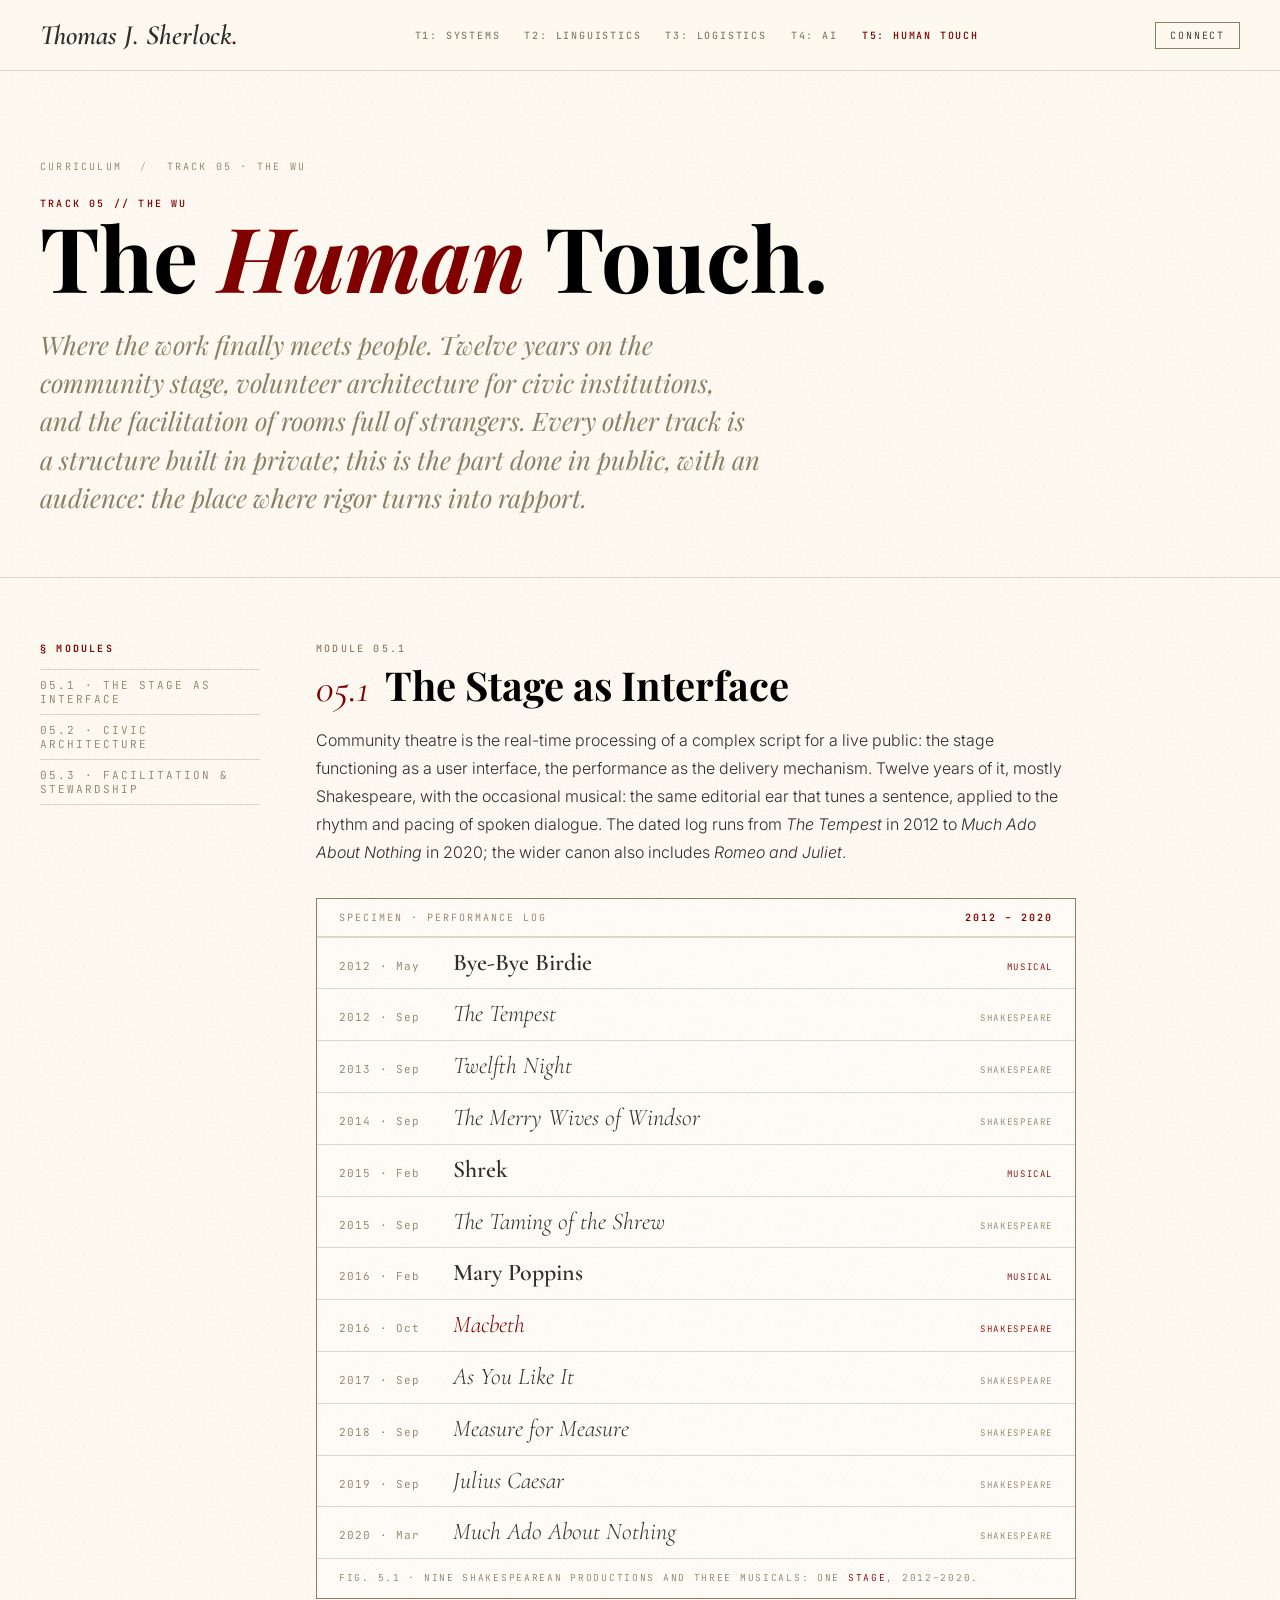
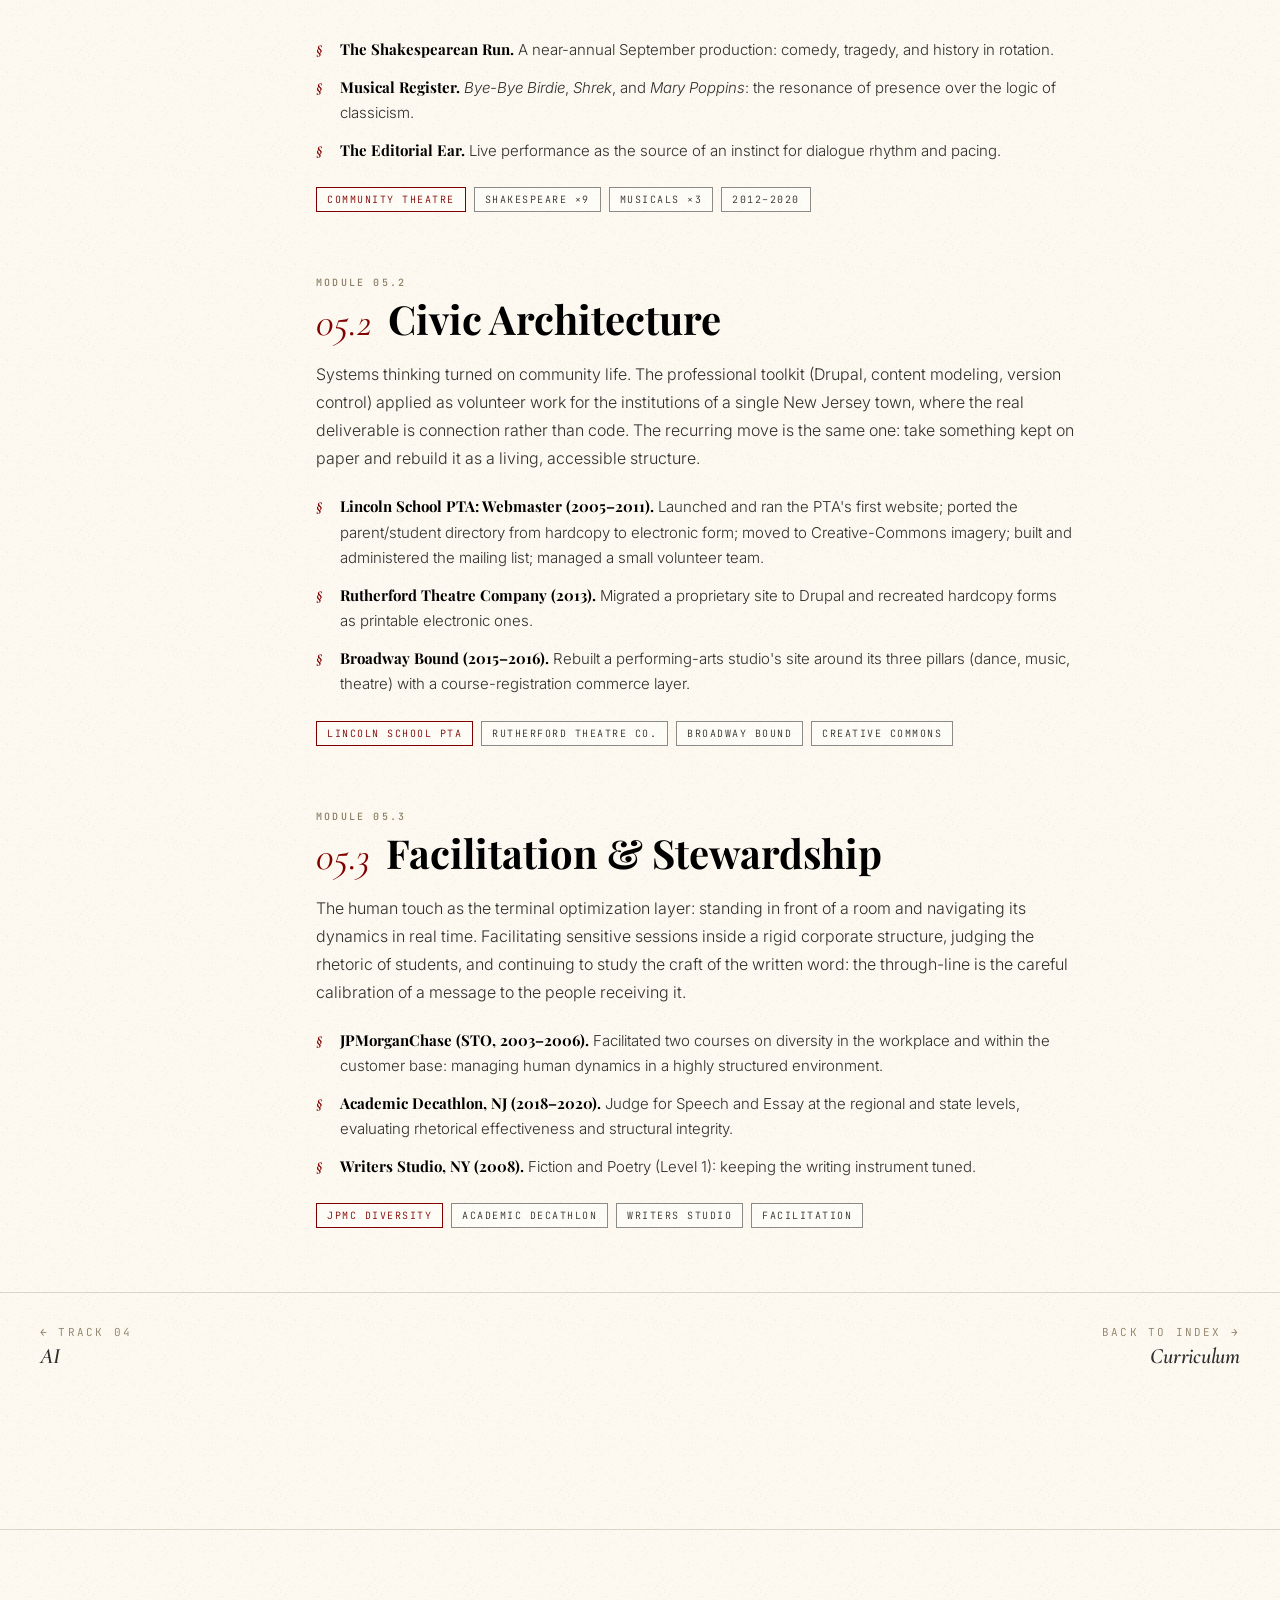
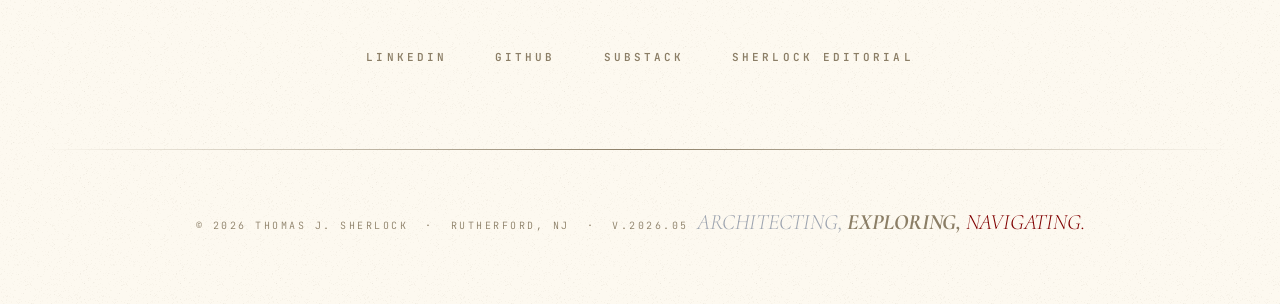
<file: site/track-human.html>
<!DOCTYPE html>
<html lang="en">
<head>
<meta charset="UTF-8" />
<meta name="viewport" content="width=device-width, initial-scale=1" />
<title>Track 05 · Human Touch · Thomas J. Sherlock</title>
<link rel="preconnect" href="https://fonts.googleapis.com">
<link rel="preconnect" href="https://fonts.gstatic.com" crossorigin>
<link href="https://fonts.googleapis.com/css2?family=Cormorant+Garamond:ital,wght@0,300;0,400;0,600;0,700;1,300;1,400;1,600;1,700&family=Inter:wght@300;400;500;600&family=JetBrains+Mono:wght@400;500;600&family=Playfair+Display:ital,wght@0,400;0,700;1,400;1,700&display=swap" rel="stylesheet">
<link rel="stylesheet" href="styles.css">
<style>
  /* ===== Track 05 · Human Touch · page-scoped figures ===== */

  .hum-fig {
    margin: 32px 0;
    border: 1px solid var(--gold);
    background: rgba(255,255,255,0.35);
  }
  .hum-fig .fig-head {
    display: flex;
    align-items: baseline;
    justify-content: space-between;
    gap: 16px;
    padding: 12px 22px;
    border-bottom: 1px solid var(--rule);
    font-family: 'JetBrains Mono', monospace;
    font-size: 10px;
    text-transform: uppercase;
    letter-spacing: 0.2em;
    color: var(--gold);
  }
  .hum-fig .fig-head .ox { color: var(--oxblood); font-weight: 600; }
  .hum-fig figcaption {
    padding: 12px 22px 14px;
    border-top: 1px solid var(--rule);
    font-family: 'JetBrains Mono', monospace;
    font-size: 9.5px;
    text-transform: uppercase;
    letter-spacing: 0.18em;
    color: var(--gold);
  }
  .hum-fig figcaption .hl { color: var(--oxblood); }

  /* --- Performance log (05.1) --- */
  .playbill .pb-row {
    display: grid;
    grid-template-columns: 96px 1fr auto;
    gap: 18px;
    align-items: baseline;
    padding: 11px 22px;
    border-top: 1px solid var(--rule);
  }
  .playbill .pb-row:first-of-type { border-top: none; }
  .playbill .pb-date {
    font-family: 'JetBrains Mono', monospace;
    font-size: 11px;
    letter-spacing: 0.1em;
    color: var(--gold);
    padding-top: 3px;
  }
  .playbill .pb-title {
    font-family: 'Cormorant Garamond', serif;
    font-style: italic;
    font-size: clamp(19px, 2.2vw, 24px);
    line-height: 1.2;
    color: var(--ink);
  }
  .playbill .pb-row.musical .pb-title { font-style: normal; font-weight: 600; }
  .playbill .pb-row.featured .pb-title { color: var(--oxblood); }
  .playbill .pb-genre {
    font-family: 'JetBrains Mono', monospace;
    font-size: 9px;
    text-transform: uppercase;
    letter-spacing: 0.18em;
    color: var(--gold);
    white-space: nowrap;
    padding-top: 4px;
  }
  .playbill .pb-genre.ox { color: var(--oxblood); }
</style>
</head>
<body>

<div id="site-nav"></div>
<script src="nav.js?v=3"></script>

<section class="page-hero" data-screen-label="01 Page Hero · Human Touch">
  <div class="crumbs">
    <a href="index.html">Curriculum</a>
    <span class="sep">/</span>
    <span>Track 05 · The Wu</span>
  </div>
  <span class="uppertrack ox">Track 05 // The Wu</span>
  <h1>The <span class="em">Human</span> Touch.</h1>
  <p class="deck">Where the work finally meets people. Twelve years on the community stage, volunteer architecture for civic institutions, and the facilitation of rooms full of strangers. Every other track is a structure built in private; this is the part done in public, with an audience: the place where rigor turns into rapport.</p>
</section>

<div class="page-body" data-screen-label="02 Body · Human Touch">

  <aside class="toc">
    <h5>§ Modules</h5>
    <ul>
      <li><a href="#m1">05.1 · The Stage as Interface</a></li>
      <li><a href="#m2">05.2 · Civic Architecture</a></li>
      <li><a href="#m3">05.3 · Facilitation &amp; Stewardship</a></li>
    </ul>
  </aside>

  <article class="content">

    <section id="m1" class="reveal">
      <span class="uppertrack">Module 05.1</span>
      <h2><span class="num">05.1</span>The Stage as Interface</h2>
      <p>Community theatre is the real-time processing of a complex script for a live public: the stage functioning as a user interface, the performance as the delivery mechanism. Twelve years of it, mostly Shakespeare, with the occasional musical: the same editorial ear that tunes a sentence, applied to the rhythm and pacing of spoken dialogue. The dated log runs from <i>The Tempest</i> in 2012 to <i>Much Ado About Nothing</i> in 2020; the wider canon also includes <i>Romeo and Juliet</i>.</p>

      <figure class="hum-fig playbill" aria-label="A chronological log of community theatre performances, 2012 to 2020">
        <div class="fig-head">
          <span>Specimen · Performance Log</span>
          <span class="ox">2012 – 2020</span>
        </div>
        <div class="pb-row musical">
          <span class="pb-date">2012 · May</span>
          <span class="pb-title">Bye-Bye Birdie</span>
          <span class="pb-genre ox">Musical</span>
        </div>
        <div class="pb-row">
          <span class="pb-date">2012 · Sep</span>
          <span class="pb-title">The Tempest</span>
          <span class="pb-genre">Shakespeare</span>
        </div>
        <div class="pb-row">
          <span class="pb-date">2013 · Sep</span>
          <span class="pb-title">Twelfth Night</span>
          <span class="pb-genre">Shakespeare</span>
        </div>
        <div class="pb-row">
          <span class="pb-date">2014 · Sep</span>
          <span class="pb-title">The Merry Wives of Windsor</span>
          <span class="pb-genre">Shakespeare</span>
        </div>
        <div class="pb-row musical">
          <span class="pb-date">2015 · Feb</span>
          <span class="pb-title">Shrek</span>
          <span class="pb-genre ox">Musical</span>
        </div>
        <div class="pb-row">
          <span class="pb-date">2015 · Sep</span>
          <span class="pb-title">The Taming of the Shrew</span>
          <span class="pb-genre">Shakespeare</span>
        </div>
        <div class="pb-row musical">
          <span class="pb-date">2016 · Feb</span>
          <span class="pb-title">Mary Poppins</span>
          <span class="pb-genre ox">Musical</span>
        </div>
        <div class="pb-row featured">
          <span class="pb-date">2016 · Oct</span>
          <span class="pb-title">Macbeth</span>
          <span class="pb-genre ox">Shakespeare</span>
        </div>
        <div class="pb-row">
          <span class="pb-date">2017 · Sep</span>
          <span class="pb-title">As You Like It</span>
          <span class="pb-genre">Shakespeare</span>
        </div>
        <div class="pb-row">
          <span class="pb-date">2018 · Sep</span>
          <span class="pb-title">Measure for Measure</span>
          <span class="pb-genre">Shakespeare</span>
        </div>
        <div class="pb-row">
          <span class="pb-date">2019 · Sep</span>
          <span class="pb-title">Julius Caesar</span>
          <span class="pb-genre">Shakespeare</span>
        </div>
        <div class="pb-row">
          <span class="pb-date">2020 · Mar</span>
          <span class="pb-title">Much Ado About Nothing</span>
          <span class="pb-genre">Shakespeare</span>
        </div>
        <figcaption>Fig. 5.1 · Nine Shakespearean productions and three musicals: one <span class="hl">stage</span>, 2012–2020.</figcaption>
      </figure>

      <ul>
        <li><b>The Shakespearean Run.</b> A near-annual September production: comedy, tragedy, and history in rotation.</li>
        <li><b>Musical Register.</b> <i>Bye-Bye Birdie</i>, <i>Shrek</i>, and <i>Mary Poppins</i>: the resonance of presence over the logic of classicism.</li>
        <li><b>The Editorial Ear.</b> Live performance as the source of an instinct for dialogue rhythm and pacing.</li>
      </ul>
      <div class="module-tags">
        <span class="tag ox">Community Theatre</span>
        <span class="tag">Shakespeare ×9</span>
        <span class="tag">Musicals ×3</span>
        <span class="tag">2012–2020</span>
      </div>
    </section>

    <section id="m2" class="reveal">
      <span class="uppertrack">Module 05.2</span>
      <h2><span class="num">05.2</span>Civic Architecture</h2>
      <p>Systems thinking turned on community life. The professional toolkit (Drupal, content modeling, version control) applied as volunteer work for the institutions of a single New Jersey town, where the real deliverable is connection rather than code. The recurring move is the same one: take something kept on paper and rebuild it as a living, accessible structure.</p>
      <ul>
        <li><b>Lincoln School PTA: Webmaster (2005–2011).</b> Launched and ran the PTA's first website; ported the parent/student directory from hardcopy to electronic form; moved to Creative-Commons imagery; built and administered the mailing list; managed a small volunteer team.</li>
        <li><b>Rutherford Theatre Company (2013).</b> Migrated a proprietary site to Drupal and recreated hardcopy forms as printable electronic ones.</li>
        <li><b>Broadway Bound (2015–2016).</b> Rebuilt a performing-arts studio's site around its three pillars (dance, music, theatre) with a course-registration commerce layer.</li>
      </ul>
      <div class="module-tags">
        <span class="tag ox">Lincoln School PTA</span>
        <span class="tag">Rutherford Theatre Co.</span>
        <span class="tag">Broadway Bound</span>
        <span class="tag">Creative Commons</span>
      </div>
    </section>

    <section id="m3" class="reveal">
      <span class="uppertrack">Module 05.3</span>
      <h2><span class="num">05.3</span>Facilitation &amp; Stewardship</h2>
      <p>The human touch as the terminal optimization layer: standing in front of a room and navigating its dynamics in real time. Facilitating sensitive sessions inside a rigid corporate structure, judging the rhetoric of students, and continuing to study the craft of the written word: the through-line is the careful calibration of a message to the people receiving it.</p>
      <ul>
        <li><b>JPMorganChase (STO, 2003–2006).</b> Facilitated two courses on diversity in the workplace and within the customer base: managing human dynamics in a highly structured environment.</li>
        <li><b>Academic Decathlon, NJ (2018–2020).</b> Judge for Speech and Essay at the regional and state levels, evaluating rhetorical effectiveness and structural integrity.</li>
        <li><b>Writers Studio, NY (2008).</b> Fiction and Poetry (Level 1): keeping the writing instrument tuned.</li>
      </ul>
      <div class="module-tags">
        <span class="tag ox">JPMC Diversity</span>
        <span class="tag">Academic Decathlon</span>
        <span class="tag">Writers Studio</span>
        <span class="tag">Facilitation</span>
      </div>
    </section>

  </article>
</div>

<nav class="page-pager" data-screen-label="03 Pager">
  <a href="track-ai.html">
    ← Track 04
    <span class="label">AI</span>
  </a>
  <a href="index.html" class="right">
    Back to Index →
    <span class="label">Curriculum</span>
  </a>
</nav>

<div id="site-footer"></div>

<script>
  const io = new IntersectionObserver((entries) => {
    entries.forEach(e => { if (e.isIntersecting) e.target.classList.add('in'); });
  }, { threshold: 0.12 });
  document.querySelectorAll('.reveal').forEach(el => io.observe(el));
</script>

</body>
</html>
</file>
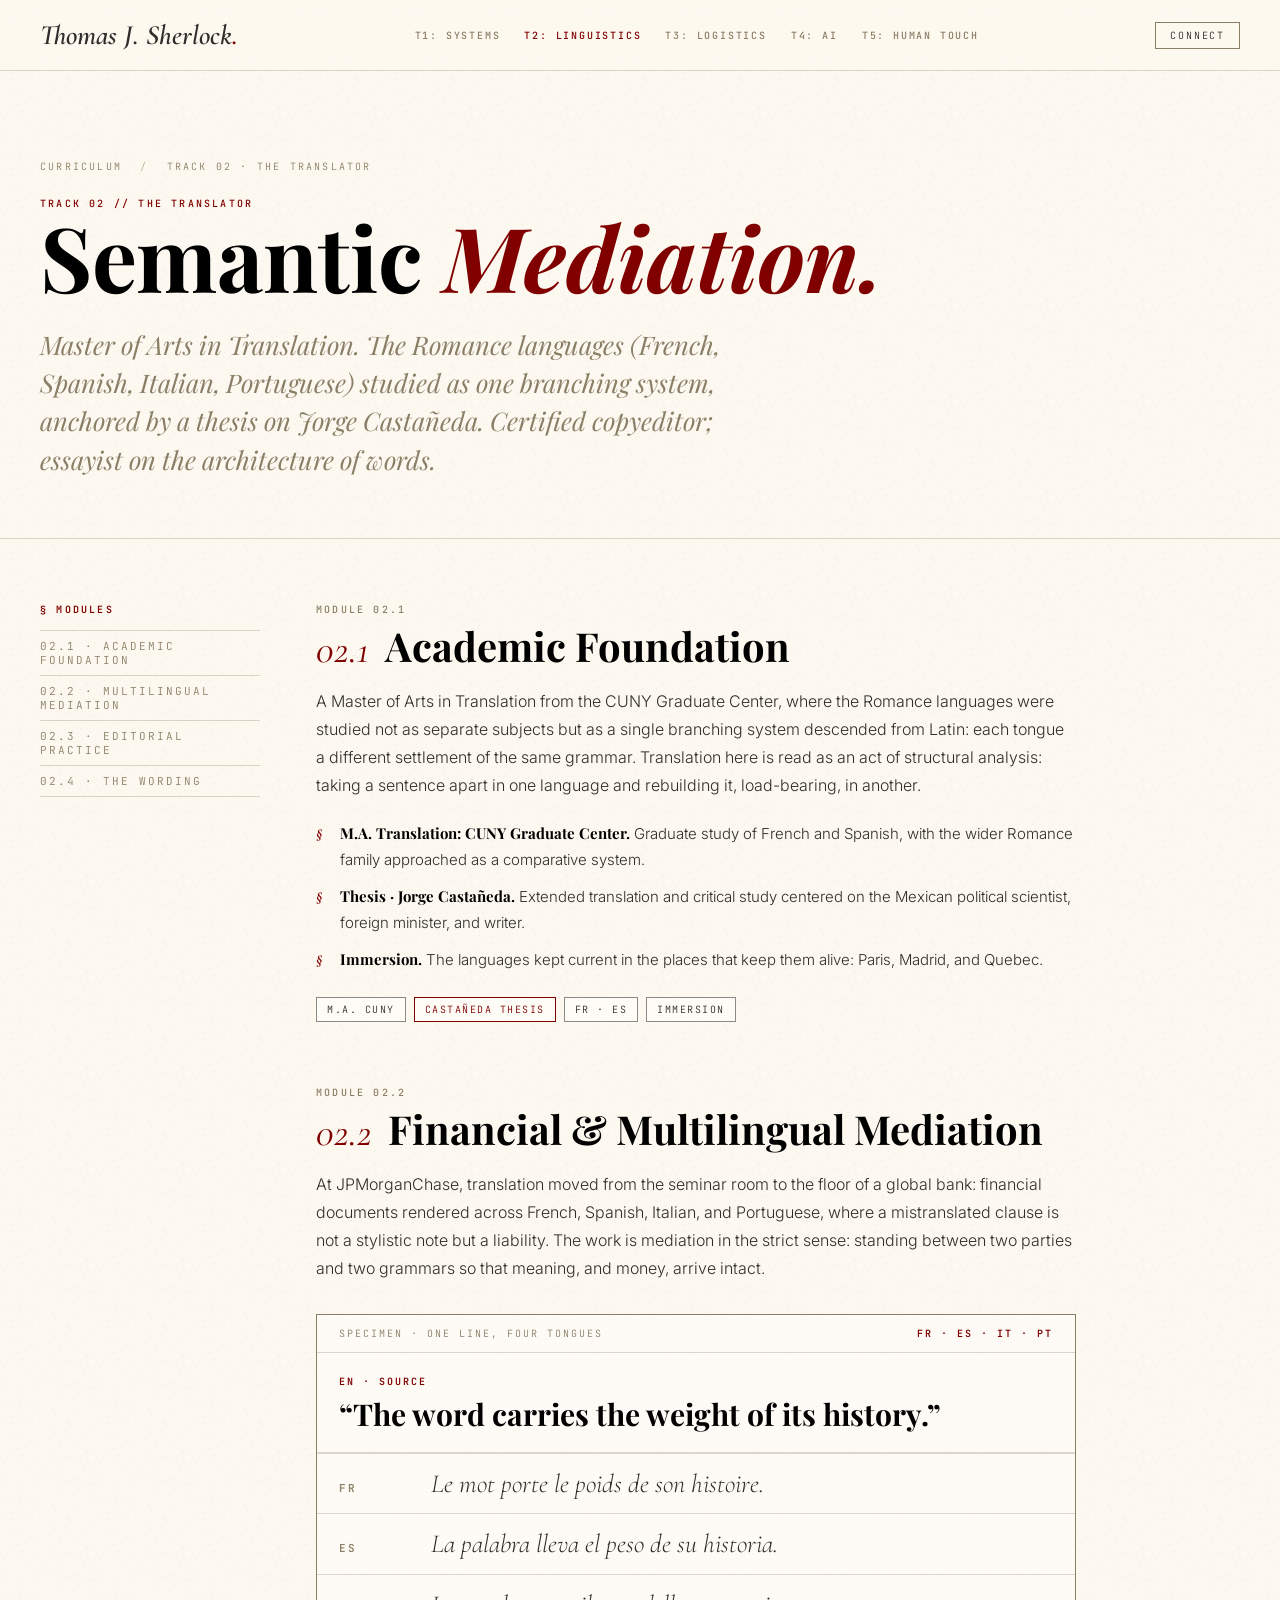
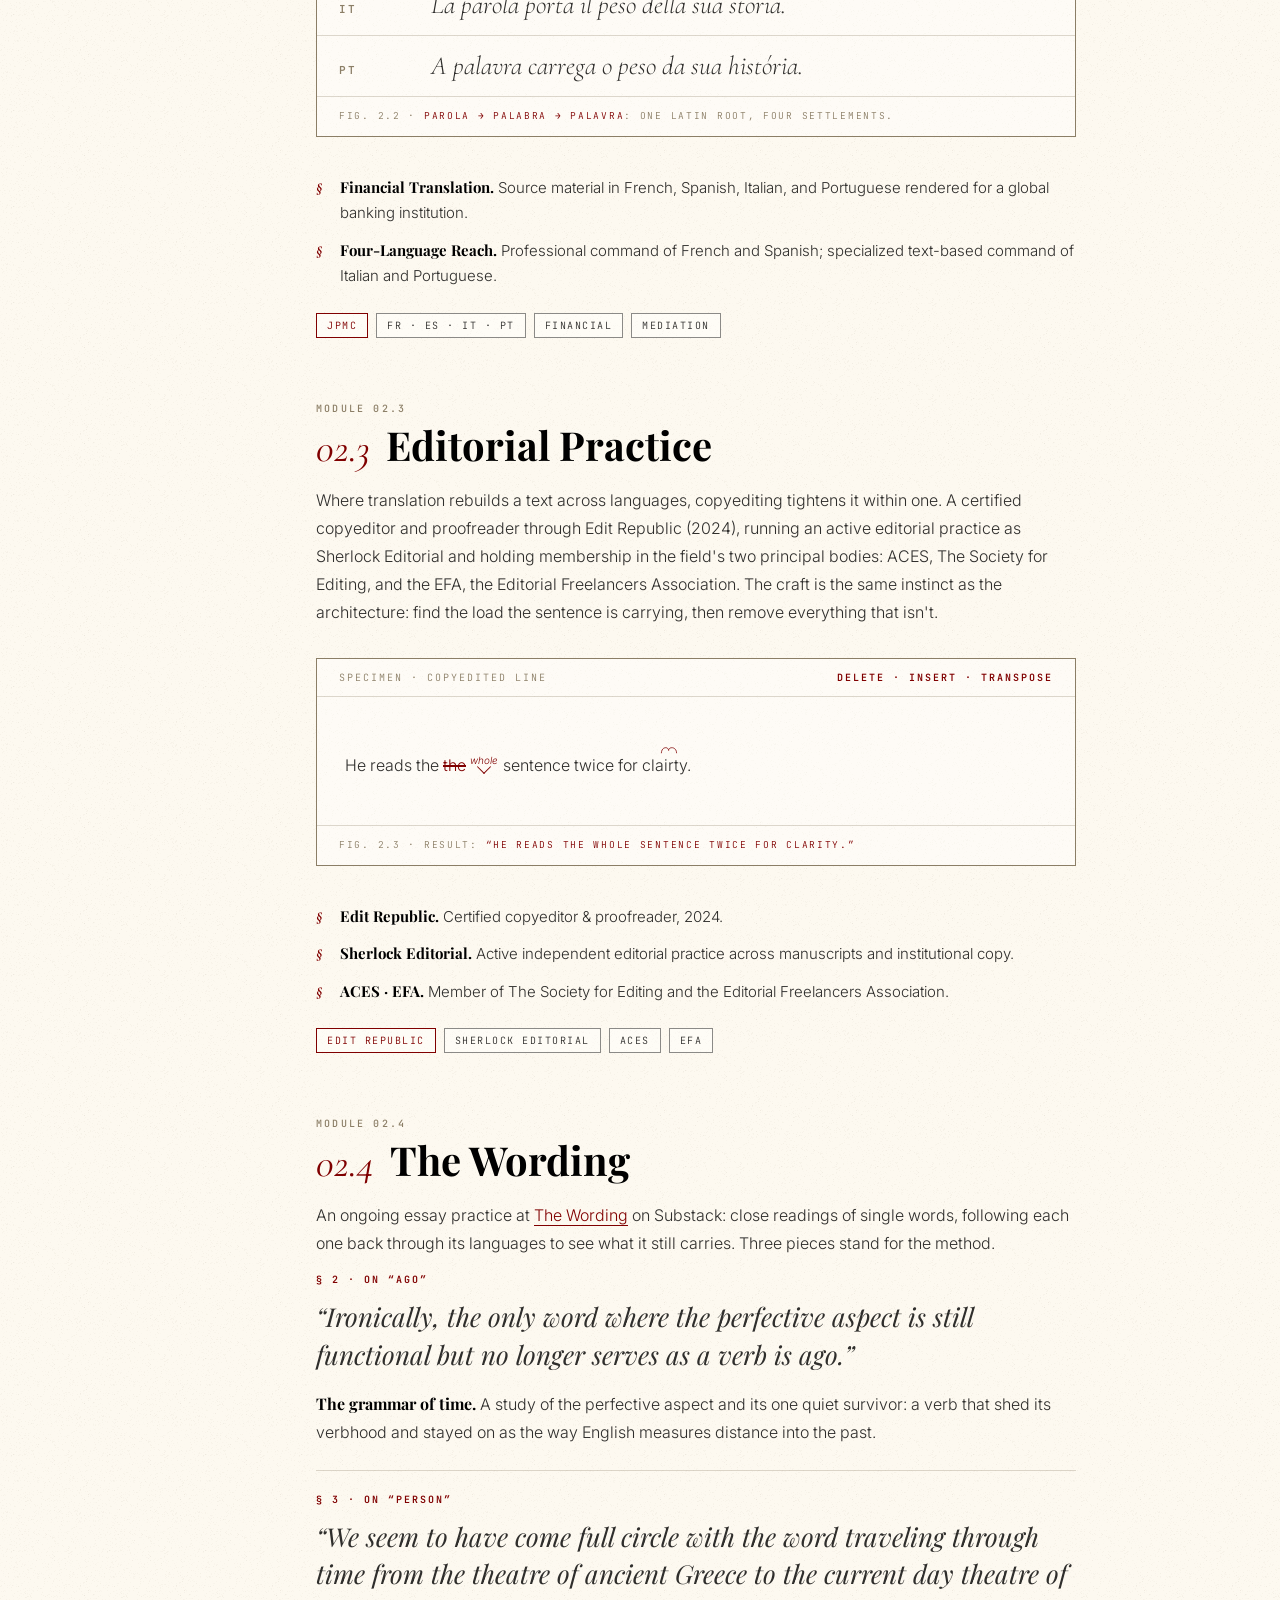
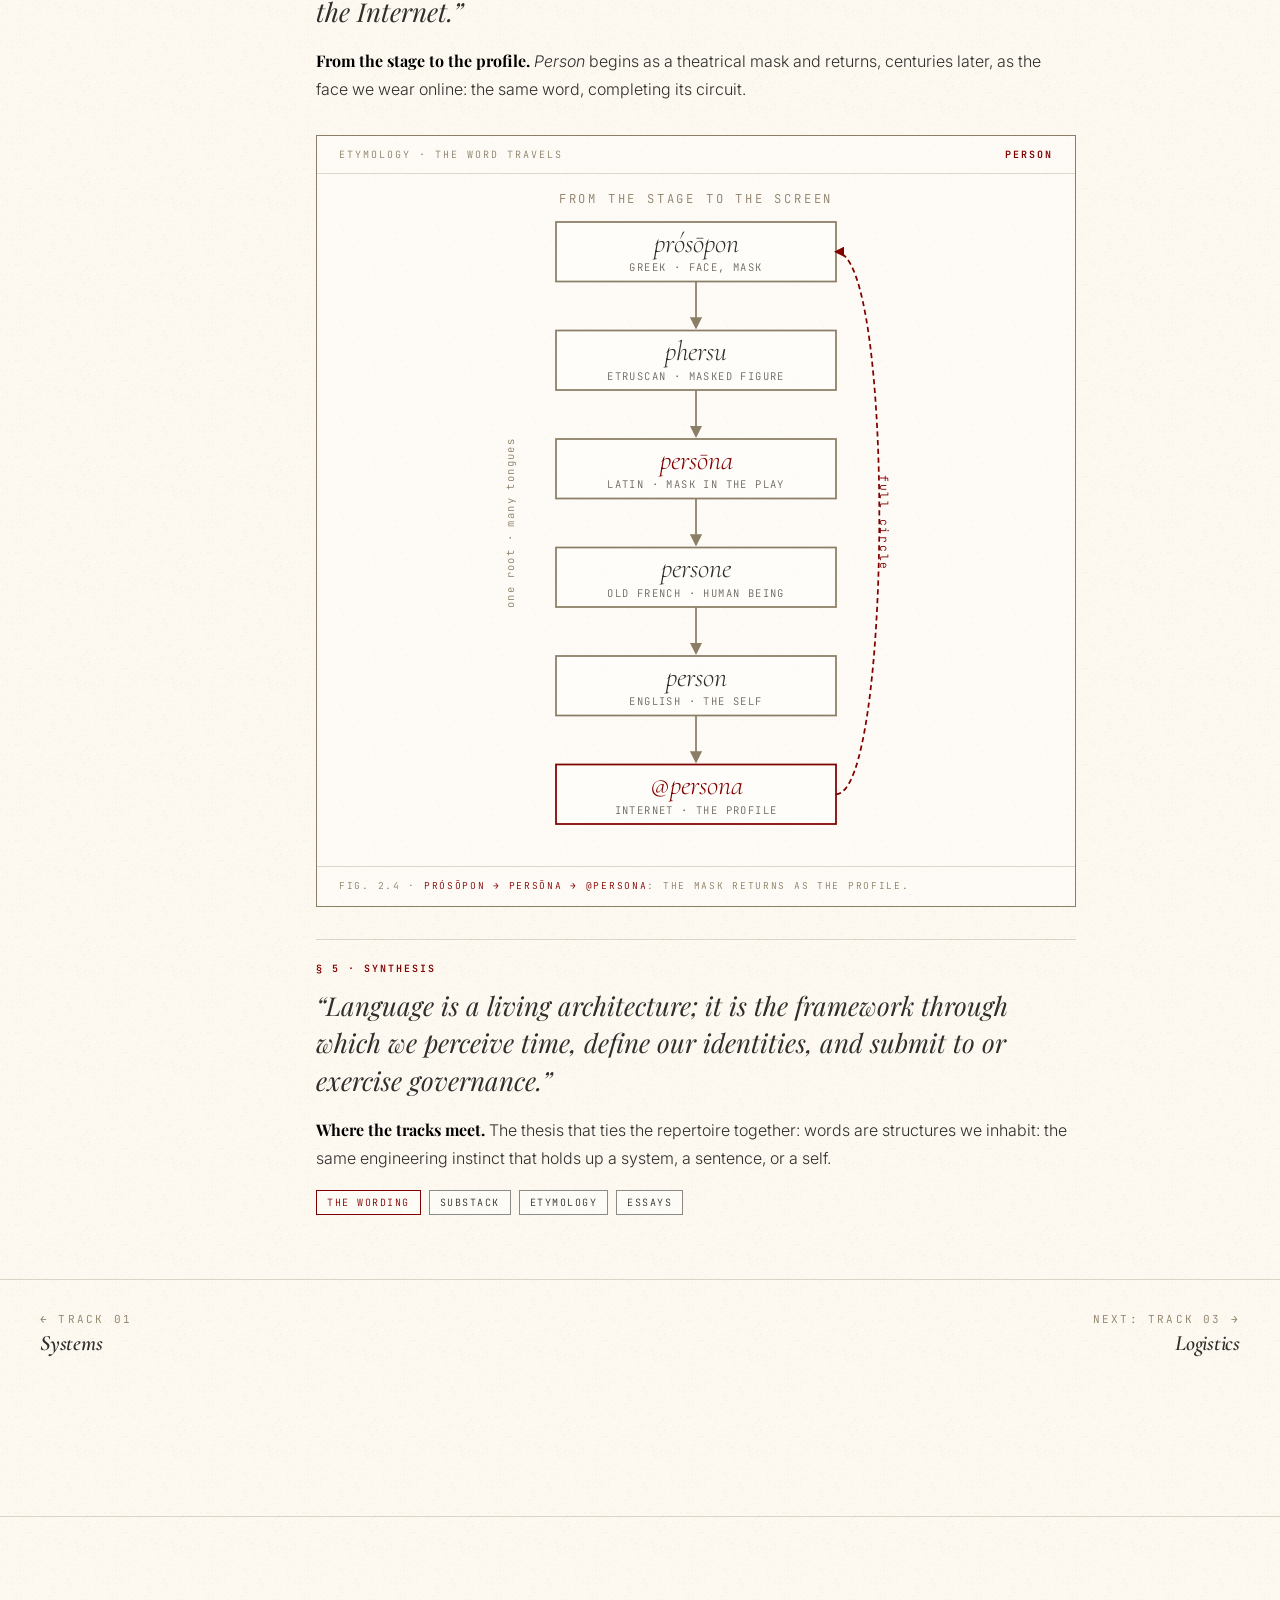
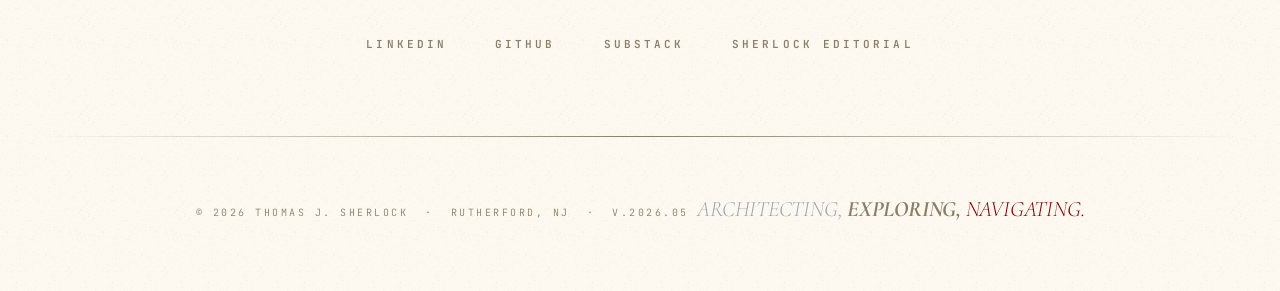
<file: site/track-linguistics.html>
<!DOCTYPE html>
<html lang="en">
<head>
<meta charset="UTF-8" />
<meta name="viewport" content="width=device-width, initial-scale=1" />
<title>Track 02 · Linguistics · Thomas J. Sherlock</title>
<link rel="preconnect" href="https://fonts.googleapis.com">
<link rel="preconnect" href="https://fonts.gstatic.com" crossorigin>
<link href="https://fonts.googleapis.com/css2?family=Cormorant+Garamond:ital,wght@0,300;0,400;0,600;0,700;1,300;1,400;1,600;1,700&family=Inter:wght@300;400;500;600&family=JetBrains+Mono:wght@400;500;600&family=Playfair+Display:ital,wght@0,400;0,700;1,400;1,700&display=swap" rel="stylesheet">
<link rel="stylesheet" href="styles.css">
<style>
  /* ===== Track 02 · Linguistics · page-scoped figures ===== */

  /* Shared figure shell, matching the parchment/ruled idiom */
  .ling-fig {
    margin: 32px 0;
    border: 1px solid var(--gold);
    background: rgba(255,255,255,0.35);
  }
  .ling-fig .fig-head {
    display: flex;
    align-items: baseline;
    justify-content: space-between;
    gap: 16px;
    padding: 12px 22px;
    border-bottom: 1px solid var(--rule);
    font-family: 'JetBrains Mono', monospace;
    font-size: 10px;
    text-transform: uppercase;
    letter-spacing: 0.2em;
    color: var(--gold);
  }
  .ling-fig .fig-head .ox { color: var(--oxblood); font-weight: 600; }
  .ling-fig figcaption {
    padding: 12px 22px 14px;
    border-top: 1px solid var(--rule);
    font-family: 'JetBrains Mono', monospace;
    font-size: 9.5px;
    text-transform: uppercase;
    letter-spacing: 0.18em;
    color: var(--gold);
  }
  .ling-fig figcaption .translit { color: var(--oxblood); }

  /* --- Translation specimen (02.2) --- */
  .specimen .spec-source {
    padding: 22px 22px 20px;
    border-bottom: 1px solid var(--rule);
  }
  .specimen .spec-source .lang {
    font-family: 'JetBrains Mono', monospace;
    font-size: 10px;
    text-transform: uppercase;
    letter-spacing: 0.2em;
    color: var(--oxblood);
    font-weight: 600;
    display: block;
    margin-bottom: 8px;
  }
  .specimen .spec-source .phrase {
    font-family: 'Playfair Display', serif;
    font-weight: 700;
    font-size: clamp(22px, 2.6vw, 30px);
    line-height: 1.2;
    color: var(--pure-black);
  }
  .specimen .spec-line {
    display: grid;
    grid-template-columns: 70px 1fr;
    gap: 22px;
    align-items: baseline;
    padding: 13px 22px;
    border-top: 1px solid var(--rule);
  }
  .specimen .spec-line:first-of-type { border-top: none; }
  .specimen .spec-line .lang {
    font-family: 'JetBrains Mono', monospace;
    font-size: 11px;
    letter-spacing: 0.18em;
    color: var(--gold);
    font-weight: 600;
    padding-top: 4px;
  }
  .specimen .spec-line .phrase {
    font-family: 'Cormorant Garamond', serif;
    font-style: italic;
    font-size: clamp(20px, 2.3vw, 26px);
    line-height: 1.3;
    color: var(--ink);
  }

  /* --- Copyediting proof specimen (02.3) --- */
  .proof .proof-body {
    padding: 38px 28px 30px;
  }
  .proof .proof-line {
    font-family: 'Cormorant Garamond', serif;
    font-size: clamp(26px, 3vw, 34px);
    line-height: 2.1;
    color: var(--ink);
    margin: 0;
    text-align: left;
  }
  .pm-del {
    color: var(--oxblood);
    text-decoration: line-through;
    text-decoration-thickness: 1.5px;
  }
  .pm-ins {
    position: relative;
    display: inline-block;
    color: var(--oxblood);
    font-style: italic;
    font-size: 0.62em;
    line-height: 1;
    transform: translateY(-0.72em);
    margin: 0 0.04em;
  }
  .pm-ins::after {
    content: "";
    position: absolute;
    left: 50%;
    bottom: -0.62em;
    width: 9px;
    height: 9px;
    transform: translateX(-50%) rotate(45deg);
    border-right: 1.5px solid var(--oxblood);
    border-bottom: 1.5px solid var(--oxblood);
  }
  .pm-tp {
    position: relative;
    white-space: nowrap;
  }
  .pm-tp svg {
    position: absolute;
    left: -3px;
    right: -3px;
    width: calc(100% + 6px);
    top: -0.62em;
    height: 0.6em;
    overflow: visible;
  }

  /* --- Essays (02.4) --- */
  .essays { margin-top: 8px; }
  .essay {
    border-top: 1px solid var(--rule);
    padding-top: 22px;
    margin-top: 24px;
  }
  .essay:first-child { border-top: none; padding-top: 0; margin-top: 0; }
  .essay .essay-tag {
    font-family: 'JetBrains Mono', monospace;
    font-size: 10px;
    text-transform: uppercase;
    letter-spacing: 0.2em;
    color: var(--oxblood);
    font-weight: 600;
    display: block;
    margin-bottom: 12px;
  }
  .essay blockquote {
    margin: 0;
    font-family: 'Playfair Display', serif;
    font-style: italic;
    font-weight: 400;
    font-size: clamp(20px, 2.4vw, 26px);
    line-height: 1.45;
    color: var(--ink);
    text-wrap: pretty;
  }
  .essay .gloss {
    margin: 12px 0 0;
    font-family: 'Inter', sans-serif;
    font-weight: 300;
    font-size: 15px;
    line-height: 1.7;
    color: var(--ink-soft);
  }
  .essay .gloss b {
    font-family: 'Playfair Display', serif;
    font-weight: 700;
    color: var(--pure-black);
    font-style: normal;
  }

  /* --- Etymology word-travel diagram (02.4) --- */
  .etymon { }
  .etymon .etymon-svg { display: block; width: 100%; max-width: 420px; margin: 6px auto 0; height: auto; }
</style>
</head>
<body>

<div id="site-nav"></div>
<script src="nav.js?v=3"></script>

<section class="page-hero" data-screen-label="01 Page Hero · Linguistics">
  <div class="crumbs">
    <a href="index.html">Curriculum</a>
    <span class="sep">/</span>
    <span>Track 02 · The Translator</span>
  </div>
  <span class="uppertrack ox">Track 02 // The Translator</span>
  <h1>Semantic <span class="em">Mediation.</span></h1>
  <p class="deck">Master of Arts in Translation. The Romance languages (French, Spanish, Italian, Portuguese) studied as one branching system, anchored by a thesis on Jorge Castañeda. Certified copyeditor; essayist on the architecture of words.</p>
</section>

<div class="page-body" data-screen-label="02 Body · Linguistics">

  <aside class="toc">
    <h5>§ Modules</h5>
    <ul>
      <li><a href="#m1">02.1 · Academic Foundation</a></li>
      <li><a href="#m2">02.2 · Multilingual Mediation</a></li>
      <li><a href="#m3">02.3 · Editorial Practice</a></li>
      <li><a href="#m4">02.4 · The Wording</a></li>
    </ul>
  </aside>

  <article class="content">

    <section id="m1" class="reveal">
      <span class="uppertrack">Module 02.1</span>
      <h2><span class="num">02.1</span>Academic Foundation</h2>
      <p>A Master of Arts in Translation from the CUNY Graduate Center, where the Romance languages were studied not as separate subjects but as a single branching system descended from Latin: each tongue a different settlement of the same grammar. Translation here is read as an act of structural analysis: taking a sentence apart in one language and rebuilding it, load-bearing, in another.</p>
      <ul>
        <li><b>M.A. Translation: CUNY Graduate Center.</b> Graduate study of French and Spanish, with the wider Romance family approached as a comparative system.</li>
        <li><b>Thesis · Jorge Castañeda.</b> Extended translation and critical study centered on the Mexican political scientist, foreign minister, and writer.</li>
        <li><b>Immersion.</b> The languages kept current in the places that keep them alive: Paris, Madrid, and Quebec.</li>
      </ul>
      <div class="module-tags">
        <span class="tag">M.A. CUNY</span>
        <span class="tag ox">Castañeda Thesis</span>
        <span class="tag">FR · ES</span>
        <span class="tag">Immersion</span>
      </div>
    </section>

    <section id="m2" class="reveal">
      <span class="uppertrack">Module 02.2</span>
      <h2><span class="num">02.2</span>Financial &amp; Multilingual Mediation</h2>
      <p>At JPMorganChase, translation moved from the seminar room to the floor of a global bank: financial documents rendered across French, Spanish, Italian, and Portuguese, where a mistranslated clause is not a stylistic note but a liability. The work is mediation in the strict sense: standing between two parties and two grammars so that meaning, and money, arrive intact.</p>

      <figure class="ling-fig specimen" aria-label="One line rendered across four Romance languages">
        <div class="fig-head">
          <span>Specimen · One Line, Four Tongues</span>
          <span class="ox">FR · ES · IT · PT</span>
        </div>
        <div class="spec-source">
          <span class="lang">EN · Source</span>
          <span class="phrase">“The word carries the weight of its history.”</span>
        </div>
        <div class="spec-line">
          <span class="lang">FR</span>
          <span class="phrase">Le mot porte le poids de son histoire.</span>
        </div>
        <div class="spec-line">
          <span class="lang">ES</span>
          <span class="phrase">La palabra lleva el peso de su historia.</span>
        </div>
        <div class="spec-line">
          <span class="lang">IT</span>
          <span class="phrase">La parola porta il peso della sua storia.</span>
        </div>
        <div class="spec-line">
          <span class="lang">PT</span>
          <span class="phrase">A palavra carrega o peso da sua história.</span>
        </div>
        <figcaption>Fig. 2.2 · <span class="translit">parola → palabra → palavra</span>: one Latin root, four settlements.</figcaption>
      </figure>

      <ul>
        <li><b>Financial Translation.</b> Source material in French, Spanish, Italian, and Portuguese rendered for a global banking institution.</li>
        <li><b>Four-Language Reach.</b> Professional command of French and Spanish; specialized text-based command of Italian and Portuguese.</li>
      </ul>
      <div class="module-tags">
        <span class="tag ox">JPMC</span>
        <span class="tag">FR · ES · IT · PT</span>
        <span class="tag">Financial</span>
        <span class="tag">Mediation</span>
      </div>
    </section>

    <section id="m3" class="reveal">
      <span class="uppertrack">Module 02.3</span>
      <h2><span class="num">02.3</span>Editorial Practice</h2>
      <p>Where translation rebuilds a text across languages, copyediting tightens it within one. A certified copyeditor and proofreader through Edit Republic (2024), running an active editorial practice as Sherlock Editorial and holding membership in the field's two principal bodies: ACES, The Society for Editing, and the EFA, the Editorial Freelancers Association. The craft is the same instinct as the architecture: find the load the sentence is carrying, then remove everything that isn't.</p>

      <figure class="ling-fig proof" aria-label="A sentence marked with standard copyediting symbols">
        <div class="fig-head">
          <span>Specimen · Copyedited Line</span>
          <span class="ox">Delete · Insert · Transpose</span>
        </div>
        <div class="proof-body">
          <p class="proof-line">He reads the <span class="pm-del">the</span> <span class="pm-ins">whole</span> sentence twice for cla<span class="pm-tp">ir<svg viewBox="0 0 40 14" preserveAspectRatio="none" aria-hidden="true"><path d="M1 12 C1 2 19 2 19 8 C19 2 39 2 39 12" fill="none" stroke="#800000" stroke-width="1.4"/></svg></span>ty.</p>
        </div>
        <figcaption>Fig. 2.3 · Result: <span class="translit">“He reads the whole sentence twice for clarity.”</span></figcaption>
      </figure>

      <ul>
        <li><b>Edit Republic.</b> Certified copyeditor &amp; proofreader, 2024.</li>
        <li><b>Sherlock Editorial.</b> Active independent editorial practice across manuscripts and institutional copy.</li>
        <li><b>ACES · EFA.</b> Member of The Society for Editing and the Editorial Freelancers Association.</li>
      </ul>
      <div class="module-tags">
        <span class="tag ox">Edit Republic</span>
        <span class="tag">Sherlock Editorial</span>
        <span class="tag">ACES</span>
        <span class="tag">EFA</span>
      </div>
    </section>

    <section id="m4" class="reveal">
      <span class="uppertrack">Module 02.4</span>
      <h2><span class="num">02.4</span>The Wording</h2>
      <p>An ongoing essay practice at <a href="https://thewording.substack.com/" target="_blank" rel="noopener" style="color:var(--oxblood);border-bottom:1px solid var(--oxblood);">The Wording</a> on Substack: close readings of single words, following each one back through its languages to see what it still carries. Three pieces stand for the method.</p>

      <div class="essays">

        <div class="essay">
          <span class="essay-tag">§ 2 · On “Ago”</span>
          <blockquote>“Ironically, the only word where the perfective aspect is still functional but no longer serves as a verb is <i>ago</i>.”</blockquote>
          <p class="gloss"><b>The grammar of time.</b> A study of the perfective aspect and its one quiet survivor: a verb that shed its verbhood and stayed on as the way English measures distance into the past.</p>
        </div>

        <div class="essay">
          <span class="essay-tag">§ 3 · On “Person”</span>
          <blockquote>“We seem to have come full circle with the word traveling through time from the theatre of ancient Greece to the current day theatre of the Internet.”</blockquote>
          <p class="gloss"><b>From the stage to the profile.</b> <i>Person</i> begins as a theatrical mask and returns, centuries later, as the face we wear online: the same word, completing its circuit.</p>

          <figure class="ling-fig etymon" aria-label="The word person traced through six languages, from the Greek stage to the Internet">
            <div class="fig-head">
              <span>Etymology · The Word Travels</span>
              <span class="ox">PERSON</span>
            </div>
            <svg class="etymon-svg" viewBox="0 0 240 392" xmlns="http://www.w3.org/2000/svg" preserveAspectRatio="xMidYMid meet">
              <defs>
                <marker id="lng" viewBox="0 0 10 10" refX="8" refY="5" markerWidth="7" markerHeight="7" orient="auto-start-reverse">
                  <path d="M0,0 L10,5 L0,10 z" fill="#8B7E66"/>
                </marker>
                <marker id="lngOx" viewBox="0 0 10 10" refX="8" refY="5" markerWidth="6" markerHeight="6" orient="auto-start-reverse">
                  <path d="M0,0 L10,5 L0,10 z" fill="#800000"/>
                </marker>
              </defs>

              <text x="120" y="13" font-family="'JetBrains Mono', monospace" font-size="7" fill="#8B7E66" letter-spacing="1.6" text-anchor="middle">FROM THE STAGE TO THE SCREEN</text>

              <!-- Nodes -->
              <g>
                <rect x="40" y="24"  width="160" height="34" fill="rgba(255,255,255,0.45)" stroke="#8B7E66"/>
                <text x="120" y="41" font-family="'Cormorant Garamond', serif" font-style="italic" font-size="16" fill="#2F2E2C" text-anchor="middle">prósōpon</text>
                <text x="120" y="52" font-family="'JetBrains Mono', monospace" font-size="6" fill="#6b665e" letter-spacing="0.8" text-anchor="middle">GREEK · FACE, MASK</text>
              </g>
              <g>
                <rect x="40" y="86"  width="160" height="34" fill="rgba(255,255,255,0.45)" stroke="#8B7E66"/>
                <text x="120" y="103" font-family="'Cormorant Garamond', serif" font-style="italic" font-size="16" fill="#2F2E2C" text-anchor="middle">phersu</text>
                <text x="120" y="114" font-family="'JetBrains Mono', monospace" font-size="6" fill="#6b665e" letter-spacing="0.8" text-anchor="middle">ETRUSCAN · MASKED FIGURE</text>
              </g>
              <g>
                <rect x="40" y="148" width="160" height="34" fill="rgba(255,255,255,0.45)" stroke="#8B7E66"/>
                <text x="120" y="165" font-family="'Cormorant Garamond', serif" font-style="italic" font-size="16" fill="#800000" text-anchor="middle">persōna</text>
                <text x="120" y="176" font-family="'JetBrains Mono', monospace" font-size="6" fill="#6b665e" letter-spacing="0.8" text-anchor="middle">LATIN · MASK IN THE PLAY</text>
              </g>
              <g>
                <rect x="40" y="210" width="160" height="34" fill="rgba(255,255,255,0.45)" stroke="#8B7E66"/>
                <text x="120" y="227" font-family="'Cormorant Garamond', serif" font-style="italic" font-size="16" fill="#2F2E2C" text-anchor="middle">persone</text>
                <text x="120" y="238" font-family="'JetBrains Mono', monospace" font-size="6" fill="#6b665e" letter-spacing="0.8" text-anchor="middle">OLD FRENCH · HUMAN BEING</text>
              </g>
              <g>
                <rect x="40" y="272" width="160" height="34" fill="rgba(255,255,255,0.45)" stroke="#8B7E66"/>
                <text x="120" y="289" font-family="'Cormorant Garamond', serif" font-style="italic" font-size="16" fill="#2F2E2C" text-anchor="middle">person</text>
                <text x="120" y="300" font-family="'JetBrains Mono', monospace" font-size="6" fill="#6b665e" letter-spacing="0.8" text-anchor="middle">ENGLISH · THE SELF</text>
              </g>
              <g>
                <rect x="40" y="334" width="160" height="34" fill="rgba(255,255,255,0.45)" stroke="#800000"/>
                <text x="120" y="351" font-family="'Cormorant Garamond', serif" font-style="italic" font-size="16" fill="#800000" text-anchor="middle">@persona</text>
                <text x="120" y="362" font-family="'JetBrains Mono', monospace" font-size="6" fill="#6b665e" letter-spacing="0.8" text-anchor="middle">INTERNET · THE PROFILE</text>
              </g>

              <!-- Forward arrows -->
              <g stroke="#8B7E66" stroke-width="1" fill="none">
                <line x1="120" y1="58"  x2="120" y2="84"  marker-end="url(#lng)"/>
                <line x1="120" y1="120" x2="120" y2="146" marker-end="url(#lng)"/>
                <line x1="120" y1="182" x2="120" y2="208" marker-end="url(#lng)"/>
                <line x1="120" y1="244" x2="120" y2="270" marker-end="url(#lng)"/>
                <line x1="120" y1="306" x2="120" y2="332" marker-end="url(#lng)"/>
              </g>

              <!-- Full-circle return: Internet → Greek stage, up the right -->
              <path d="M 200 351 C 232 351, 234 41, 200 41" stroke="#800000" stroke-width="1" fill="none" stroke-dasharray="3 2" marker-end="url(#lngOx)"/>
              <text x="225" y="196" font-family="'JetBrains Mono', monospace" font-size="6.5" fill="#800000" letter-spacing="1" text-anchor="middle" transform="rotate(90 225 196)">full circle</text>

              <!-- Borrowing note: left side -->
              <text x="16" y="196" font-family="'JetBrains Mono', monospace" font-size="6" fill="#8B7E66" letter-spacing="0.8" text-anchor="middle" transform="rotate(-90 16 196)">one root · many tongues</text>
            </svg>
            <figcaption>Fig. 2.4 · <span class="translit">prósōpon → persōna → @persona</span>: the mask returns as the profile.</figcaption>
          </figure>
        </div>

        <div class="essay">
          <span class="essay-tag">§ 5 · Synthesis</span>
          <blockquote>“Language is a living architecture; it is the framework through which we perceive time, define our identities, and submit to or exercise governance.”</blockquote>
          <p class="gloss"><b>Where the tracks meet.</b> The thesis that ties the repertoire together: words are structures we inhabit: the same engineering instinct that holds up a system, a sentence, or a self.</p>
        </div>

      </div>

      <div class="module-tags">
        <span class="tag ox">The Wording</span>
        <span class="tag">Substack</span>
        <span class="tag">Etymology</span>
        <span class="tag">Essays</span>
      </div>
    </section>

  </article>
</div>

<nav class="page-pager" data-screen-label="03 Pager">
  <a href="track-systems.html">
    ← Track 01
    <span class="label">Systems</span>
  </a>
  <a href="track-logistics.html" class="right">
    Next: Track 03 →
    <span class="label">Logistics</span>
  </a>
</nav>

<div id="site-footer"></div>

<script>
  const io = new IntersectionObserver((entries) => {
    entries.forEach(e => { if (e.isIntersecting) e.target.classList.add('in'); });
  }, { threshold: 0.12 });
  document.querySelectorAll('.reveal').forEach(el => io.observe(el));
</script>

</body>
</html>
</file>
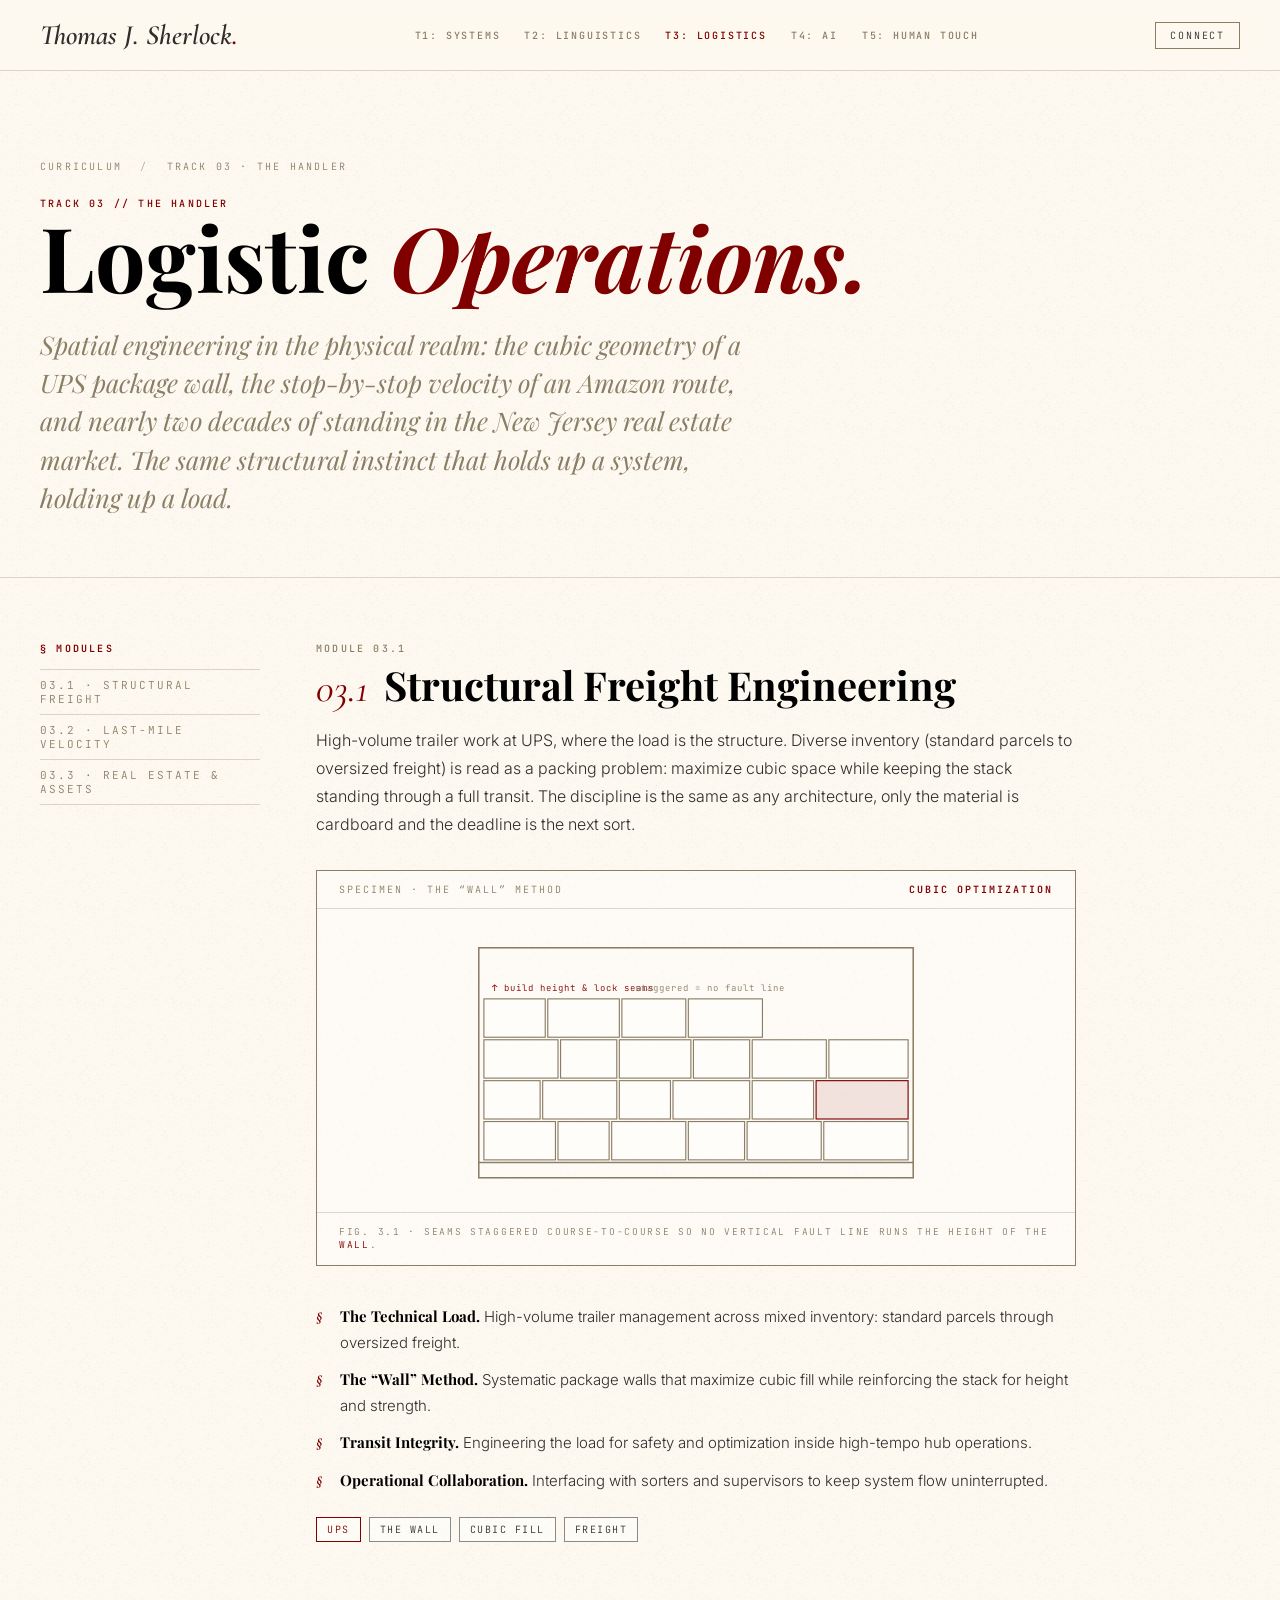
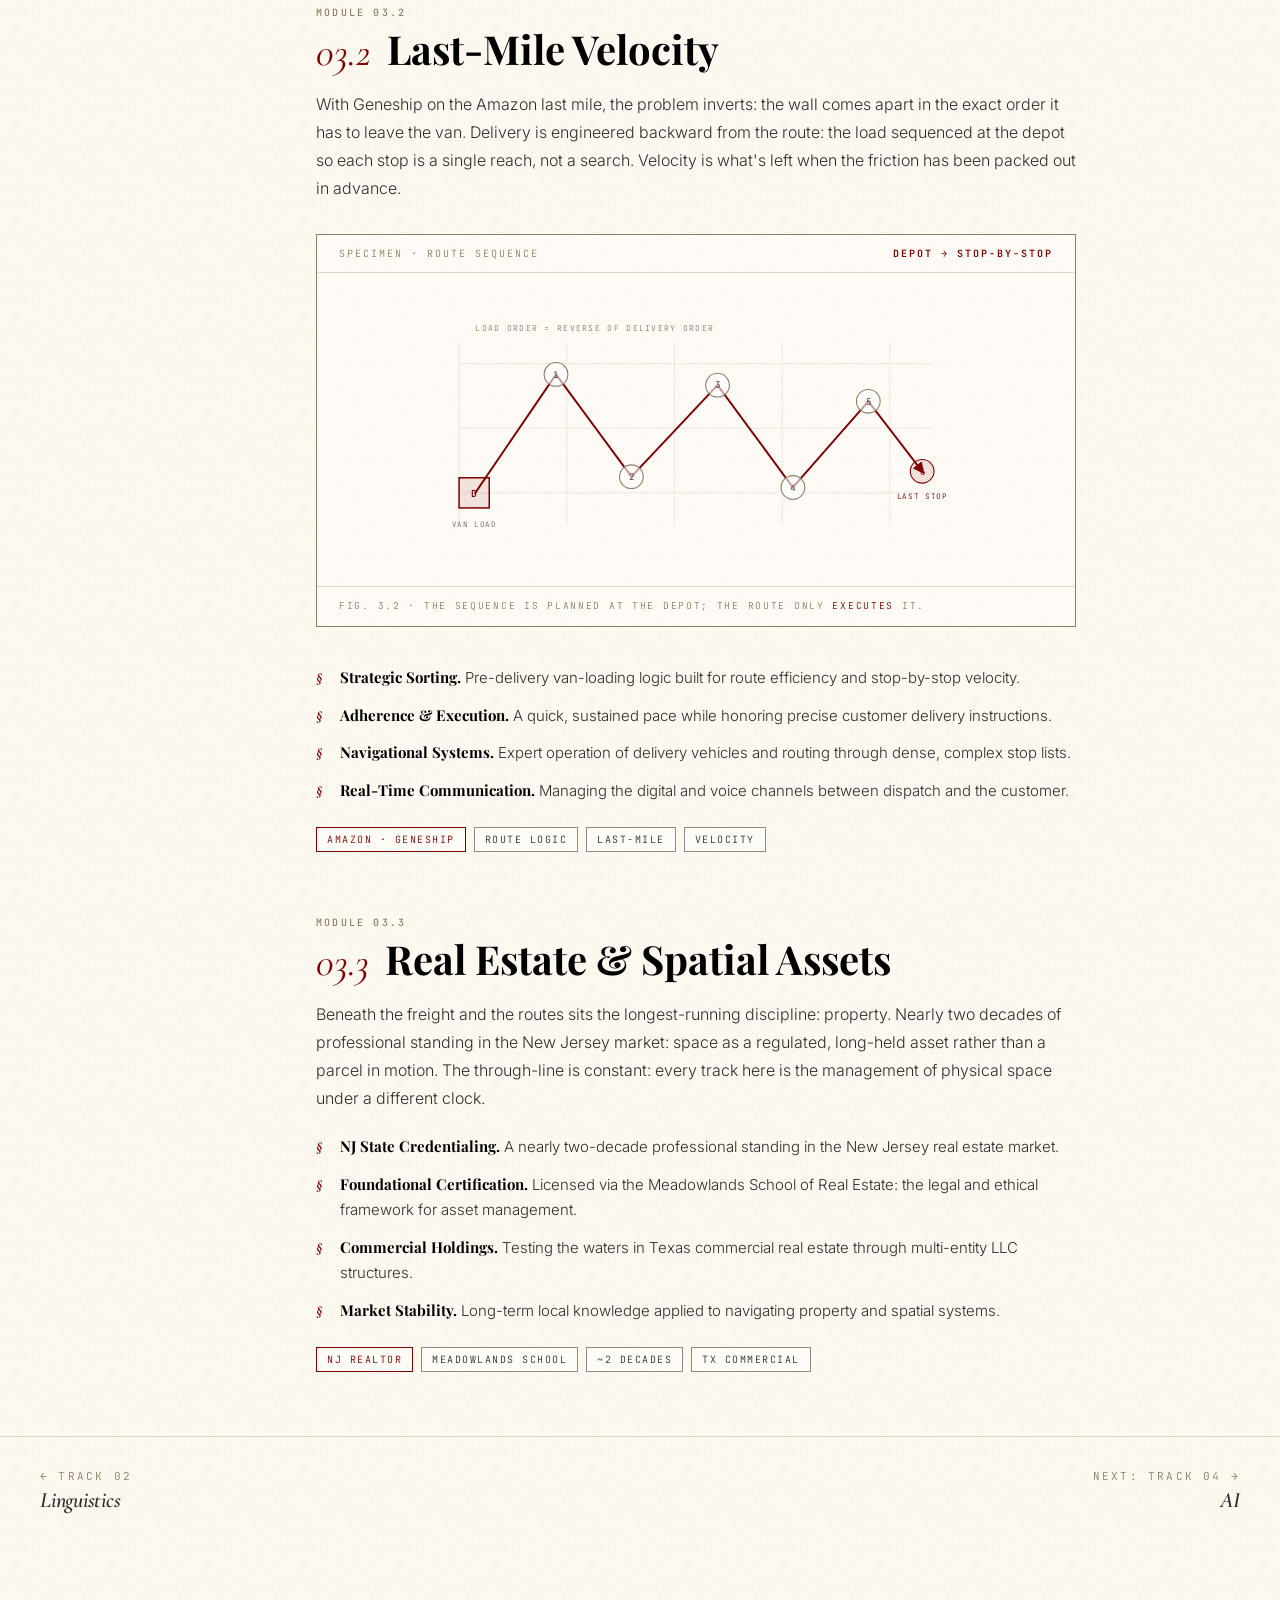
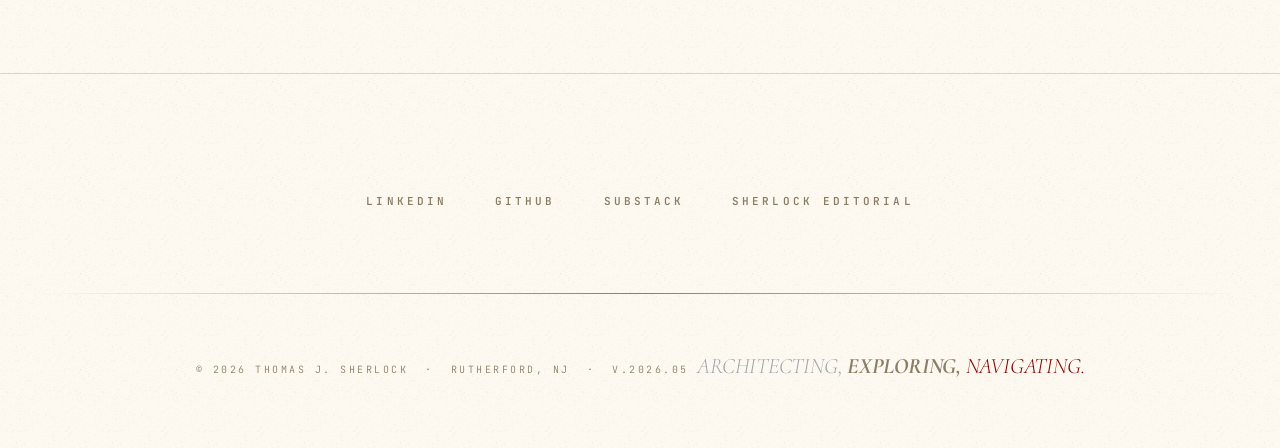
<file: site/track-logistics.html>
<!DOCTYPE html>
<html lang="en">
<head>
<meta charset="UTF-8" />
<meta name="viewport" content="width=device-width, initial-scale=1" />
<title>Track 03 · Logistics · Thomas J. Sherlock</title>
<link rel="preconnect" href="https://fonts.googleapis.com">
<link rel="preconnect" href="https://fonts.gstatic.com" crossorigin>
<link href="https://fonts.googleapis.com/css2?family=Cormorant+Garamond:ital,wght@0,300;0,400;0,600;0,700;1,300;1,400;1,600;1,700&family=Inter:wght@300;400;500;600&family=JetBrains+Mono:wght@400;500;600&family=Playfair+Display:ital,wght@0,400;0,700;1,400;1,700&display=swap" rel="stylesheet">
<link rel="stylesheet" href="styles.css">
<style>
  /* ===== Track 03 · Logistics · page-scoped figures ===== */

  /* Shared figure shell, matching the parchment/ruled idiom */
  .log-fig {
    margin: 32px 0;
    border: 1px solid var(--gold);
    background: rgba(255,255,255,0.35);
  }
  .log-fig .fig-head {
    display: flex;
    align-items: baseline;
    justify-content: space-between;
    gap: 16px;
    padding: 12px 22px;
    border-bottom: 1px solid var(--rule);
    font-family: 'JetBrains Mono', monospace;
    font-size: 10px;
    text-transform: uppercase;
    letter-spacing: 0.2em;
    color: var(--gold);
  }
  .log-fig .fig-head .ox { color: var(--oxblood); font-weight: 600; }
  .log-fig figcaption {
    padding: 12px 22px 14px;
    border-top: 1px solid var(--rule);
    font-family: 'JetBrains Mono', monospace;
    font-size: 9.5px;
    text-transform: uppercase;
    letter-spacing: 0.18em;
    color: var(--gold);
  }
  .log-fig figcaption .hl { color: var(--oxblood); }

  /* --- Last-mile route / velocity diagram (03.2) --- */
  .route .route-body { padding: 26px 22px 18px; }
  .route-svg { display: block; width: 100%; max-width: 560px; margin: 0 auto; height: auto; }

  /* --- "Wall" cubic-optimization specimen (03.1) --- */
  .wall .wall-body {
    padding: 26px 22px 22px;
    display: grid;
    grid-template-columns: 1fr;
    gap: 18px;
  }
  .wall-svg { display: block; width: 100%; max-width: 460px; margin: 0 auto; height: auto; }
</style>
</head>
<body>

<div id="site-nav"></div>
<script src="nav.js?v=3"></script>

<section class="page-hero" data-screen-label="01 Page Hero · Logistics">
  <div class="crumbs">
    <a href="index.html">Curriculum</a>
    <span class="sep">/</span>
    <span>Track 03 · The Handler</span>
  </div>
  <span class="uppertrack ox">Track 03 // The Handler</span>
  <h1>Logistic <span class="em">Operations.</span></h1>
  <p class="deck">Spatial engineering in the physical realm: the cubic geometry of a UPS package wall, the stop-by-stop velocity of an Amazon route, and nearly two decades of standing in the New Jersey real estate market. The same structural instinct that holds up a system, holding up a load.</p>
</section>

<div class="page-body" data-screen-label="02 Body · Logistics">

  <aside class="toc">
    <h5>§ Modules</h5>
    <ul>
      <li><a href="#m1">03.1 · Structural Freight</a></li>
      <li><a href="#m2">03.2 · Last-Mile Velocity</a></li>
      <li><a href="#m3">03.3 · Real Estate &amp; Assets</a></li>
    </ul>
  </aside>

  <article class="content">

    <section id="m1" class="reveal">
      <span class="uppertrack">Module 03.1</span>
      <h2><span class="num">03.1</span>Structural Freight Engineering</h2>
      <p>High-volume trailer work at UPS, where the load is the structure. Diverse inventory (standard parcels to oversized freight) is read as a packing problem: maximize cubic space while keeping the stack standing through a full transit. The discipline is the same as any architecture, only the material is cardboard and the deadline is the next sort.</p>

      <figure class="log-fig wall" aria-label="A cross-section of a package wall showing cubic optimization">
        <div class="fig-head">
          <span>Specimen · The “Wall” Method</span>
          <span class="ox">Cubic Optimization</span>
        </div>
        <div class="wall-body">
          <svg class="wall-svg" viewBox="0 0 360 200" xmlns="http://www.w3.org/2000/svg" preserveAspectRatio="xMidYMid meet" role="img">
            <!-- trailer frame -->
            <rect x="10" y="10" width="340" height="180" fill="none" stroke="#8B7E66" stroke-width="1.2"/>
            <line x1="10" y1="178" x2="350" y2="178" stroke="#8B7E66" stroke-width="1.2"/>
            <!-- coursed "bricks": staggered package wall -->
            <g stroke="#8B7E66" stroke-width="0.9" fill="rgba(255,255,255,0.45)">
              <!-- course 1 -->
              <rect x="14" y="146" width="56" height="30"/>
              <rect x="72" y="146" width="40" height="30"/>
              <rect x="114" y="146" width="58" height="30"/>
              <rect x="174" y="146" width="44" height="30"/>
              <rect x="220" y="146" width="58" height="30"/>
              <rect x="280" y="146" width="66" height="30"/>
              <!-- course 2 (staggered seams) -->
              <rect x="14" y="114" width="44" height="30"/>
              <rect x="60" y="114" width="58" height="30"/>
              <rect x="120" y="114" width="40" height="30"/>
              <rect x="162" y="114" width="60" height="30"/>
              <rect x="224" y="114" width="48" height="30"/>
              <rect x="274" y="114" width="72" height="30" fill="rgba(128,0,0,0.10)" stroke="#800000"/>
              <!-- course 3 -->
              <rect x="14" y="82" width="58" height="30"/>
              <rect x="74" y="82" width="44" height="30"/>
              <rect x="120" y="82" width="56" height="30"/>
              <rect x="178" y="82" width="44" height="30"/>
              <rect x="224" y="82" width="58" height="30"/>
              <rect x="284" y="82" width="62" height="30"/>
              <!-- course 4 (partial, building up) -->
              <rect x="14" y="50" width="48" height="30"/>
              <rect x="64" y="50" width="56" height="30"/>
              <rect x="122" y="50" width="50" height="30"/>
              <rect x="174" y="50" width="58" height="30"/>
            </g>
            <!-- load direction + height arrows -->
            <g font-family="'JetBrains Mono', monospace" font-size="7" fill="#6b665e" letter-spacing="0.8">
              <text x="20" y="44" fill="#800000">↑ build height &amp; lock seams</text>
              <text x="250" y="44" fill="#8B7E66" text-anchor="end" transform="">staggered = no fault line</text>
            </g>
          </svg>
        </div>
        <figcaption>Fig. 3.1 · Seams staggered course-to-course so no vertical fault line runs the height of the <span class="hl">wall</span>.</figcaption>
      </figure>

      <ul>
        <li><b>The Technical Load.</b> High-volume trailer management across mixed inventory: standard parcels through oversized freight.</li>
        <li><b>The “Wall” Method.</b> Systematic package walls that maximize cubic fill while reinforcing the stack for height and strength.</li>
        <li><b>Transit Integrity.</b> Engineering the load for safety and optimization inside high-tempo hub operations.</li>
        <li><b>Operational Collaboration.</b> Interfacing with sorters and supervisors to keep system flow uninterrupted.</li>
      </ul>
      <div class="module-tags">
        <span class="tag ox">UPS</span>
        <span class="tag">The Wall</span>
        <span class="tag">Cubic Fill</span>
        <span class="tag">Freight</span>
      </div>
    </section>

    <section id="m2" class="reveal">
      <span class="uppertrack">Module 03.2</span>
      <h2><span class="num">03.2</span>Last-Mile Velocity</h2>
      <p>With Geneship on the Amazon last mile, the problem inverts: the wall comes apart in the exact order it has to leave the van. Delivery is engineered backward from the route: the load sequenced at the depot so each stop is a single reach, not a search. Velocity is what's left when the friction has been packed out in advance.</p>

      <figure class="log-fig route" aria-label="A last-mile delivery route from depot through ordered stops">
        <div class="fig-head">
          <span>Specimen · Route Sequence</span>
          <span class="ox">Depot → Stop-by-Stop</span>
        </div>
        <div class="route-body">
          <svg class="route-svg" viewBox="0 0 520 250" xmlns="http://www.w3.org/2000/svg" preserveAspectRatio="xMidYMid meet" role="img">
            <defs>
              <marker id="arr" viewBox="0 0 10 10" refX="7" refY="5" markerWidth="6" markerHeight="6" orient="auto-start-reverse">
                <path d="M0,0 L10,5 L0,10 z" fill="#800000"/>
              </marker>
            </defs>

            <!-- faint street grid -->
            <g stroke="#8B7E66" stroke-width="0.5" opacity="0.28">
              <line x1="40" y1="40" x2="40" y2="210"/>
              <line x1="140" y1="40" x2="140" y2="210"/>
              <line x1="240" y1="40" x2="240" y2="210"/>
              <line x1="340" y1="40" x2="340" y2="210"/>
              <line x1="440" y1="40" x2="440" y2="210"/>
              <line x1="40" y1="60" x2="480" y2="60"/>
              <line x1="40" y1="120" x2="480" y2="120"/>
              <line x1="40" y1="180" x2="480" y2="180"/>
            </g>

            <!-- the route -->
            <polyline points="55,180 130,70 200,165 280,80 350,175 420,95 470,160"
                      fill="none" stroke="#800000" stroke-width="1.8"
                      stroke-linejoin="round" stroke-linecap="round"
                      marker-end="url(#arr)"/>

            <!-- depot -->
            <g>
              <rect x="40" y="166" width="28" height="28" fill="rgba(128,0,0,0.10)" stroke="#800000" stroke-width="1.4"/>
              <text x="54" y="184" font-family="'JetBrains Mono', monospace" font-size="9" fill="#800000" font-weight="600" text-anchor="middle">D</text>
              <text x="54" y="212" font-family="'JetBrains Mono', monospace" font-size="7" fill="#6b665e" letter-spacing="0.6" text-anchor="middle">VAN LOAD</text>
            </g>

            <!-- numbered stops -->
            <g font-family="'JetBrains Mono', monospace" font-size="8.5" fill="#2F2E2C" text-anchor="middle">
              <g><circle cx="130" cy="70"  r="11" fill="rgba(255,255,255,0.6)" stroke="#8B7E66"/><text x="130" y="73">1</text></g>
              <g><circle cx="200" cy="165" r="11" fill="rgba(255,255,255,0.6)" stroke="#8B7E66"/><text x="200" y="168">2</text></g>
              <g><circle cx="280" cy="80"  r="11" fill="rgba(255,255,255,0.6)" stroke="#8B7E66"/><text x="280" y="83">3</text></g>
              <g><circle cx="350" cy="175" r="11" fill="rgba(255,255,255,0.6)" stroke="#8B7E66"/><text x="350" y="178">4</text></g>
              <g><circle cx="420" cy="95"  r="11" fill="rgba(255,255,255,0.6)" stroke="#8B7E66"/><text x="420" y="98">5</text></g>
              <g><circle cx="470" cy="160" r="11" fill="rgba(128,0,0,0.10)" stroke="#800000"/><text x="470" y="163" fill="#800000">6</text></g>
            </g>

            <!-- annotations -->
            <text x="55" y="30" font-family="'JetBrains Mono', monospace" font-size="7.5" fill="#8B7E66" letter-spacing="1.2">LOAD ORDER = REVERSE OF DELIVERY ORDER</text>
            <text x="470" y="186" font-family="'JetBrains Mono', monospace" font-size="7" fill="#800000" letter-spacing="0.6" text-anchor="middle">LAST STOP</text>
          </svg>
        </div>
        <figcaption>Fig. 3.2 · The sequence is planned at the depot; the route only <span class="hl">executes</span> it.</figcaption>
      </figure>

      <ul>
        <li><b>Strategic Sorting.</b> Pre-delivery van-loading logic built for route efficiency and stop-by-stop velocity.</li>
        <li><b>Adherence &amp; Execution.</b> A quick, sustained pace while honoring precise customer delivery instructions.</li>
        <li><b>Navigational Systems.</b> Expert operation of delivery vehicles and routing through dense, complex stop lists.</li>
        <li><b>Real-Time Communication.</b> Managing the digital and voice channels between dispatch and the customer.</li>
      </ul>
      <div class="module-tags">
        <span class="tag ox">Amazon · Geneship</span>
        <span class="tag">Route Logic</span>
        <span class="tag">Last-Mile</span>
        <span class="tag">Velocity</span>
      </div>
    </section>

    <section id="m3" class="reveal">
      <span class="uppertrack">Module 03.3</span>
      <h2><span class="num">03.3</span>Real Estate &amp; Spatial Assets</h2>
      <p>Beneath the freight and the routes sits the longest-running discipline: property. Nearly two decades of professional standing in the New Jersey market: space as a regulated, long-held asset rather than a parcel in motion. The through-line is constant: every track here is the management of physical space under a different clock.</p>
      <ul>
        <li><b>NJ State Credentialing.</b> A nearly two-decade professional standing in the New Jersey real estate market.</li>
        <li><b>Foundational Certification.</b> Licensed via the Meadowlands School of Real Estate: the legal and ethical framework for asset management.</li>
        <li><b>Commercial Holdings.</b> Testing the waters in Texas commercial real estate through multi-entity LLC structures.</li>
        <li><b>Market Stability.</b> Long-term local knowledge applied to navigating property and spatial systems.</li>
      </ul>
      <div class="module-tags">
        <span class="tag ox">NJ Realtor</span>
        <span class="tag">Meadowlands School</span>
        <span class="tag">~2 Decades</span>
        <span class="tag">TX Commercial</span>
      </div>
    </section>

  </article>
</div>

<nav class="page-pager" data-screen-label="03 Pager">
  <a href="track-linguistics.html">
    ← Track 02
    <span class="label">Linguistics</span>
  </a>
  <a href="track-ai.html" class="right">
    Next: Track 04 →
    <span class="label">AI</span>
  </a>
</nav>

<div id="site-footer"></div>

<script>
  const io = new IntersectionObserver((entries) => {
    entries.forEach(e => { if (e.isIntersecting) e.target.classList.add('in'); });
  }, { threshold: 0.12 });
  document.querySelectorAll('.reveal').forEach(el => io.observe(el));
</script>

</body>
</html>
</file>
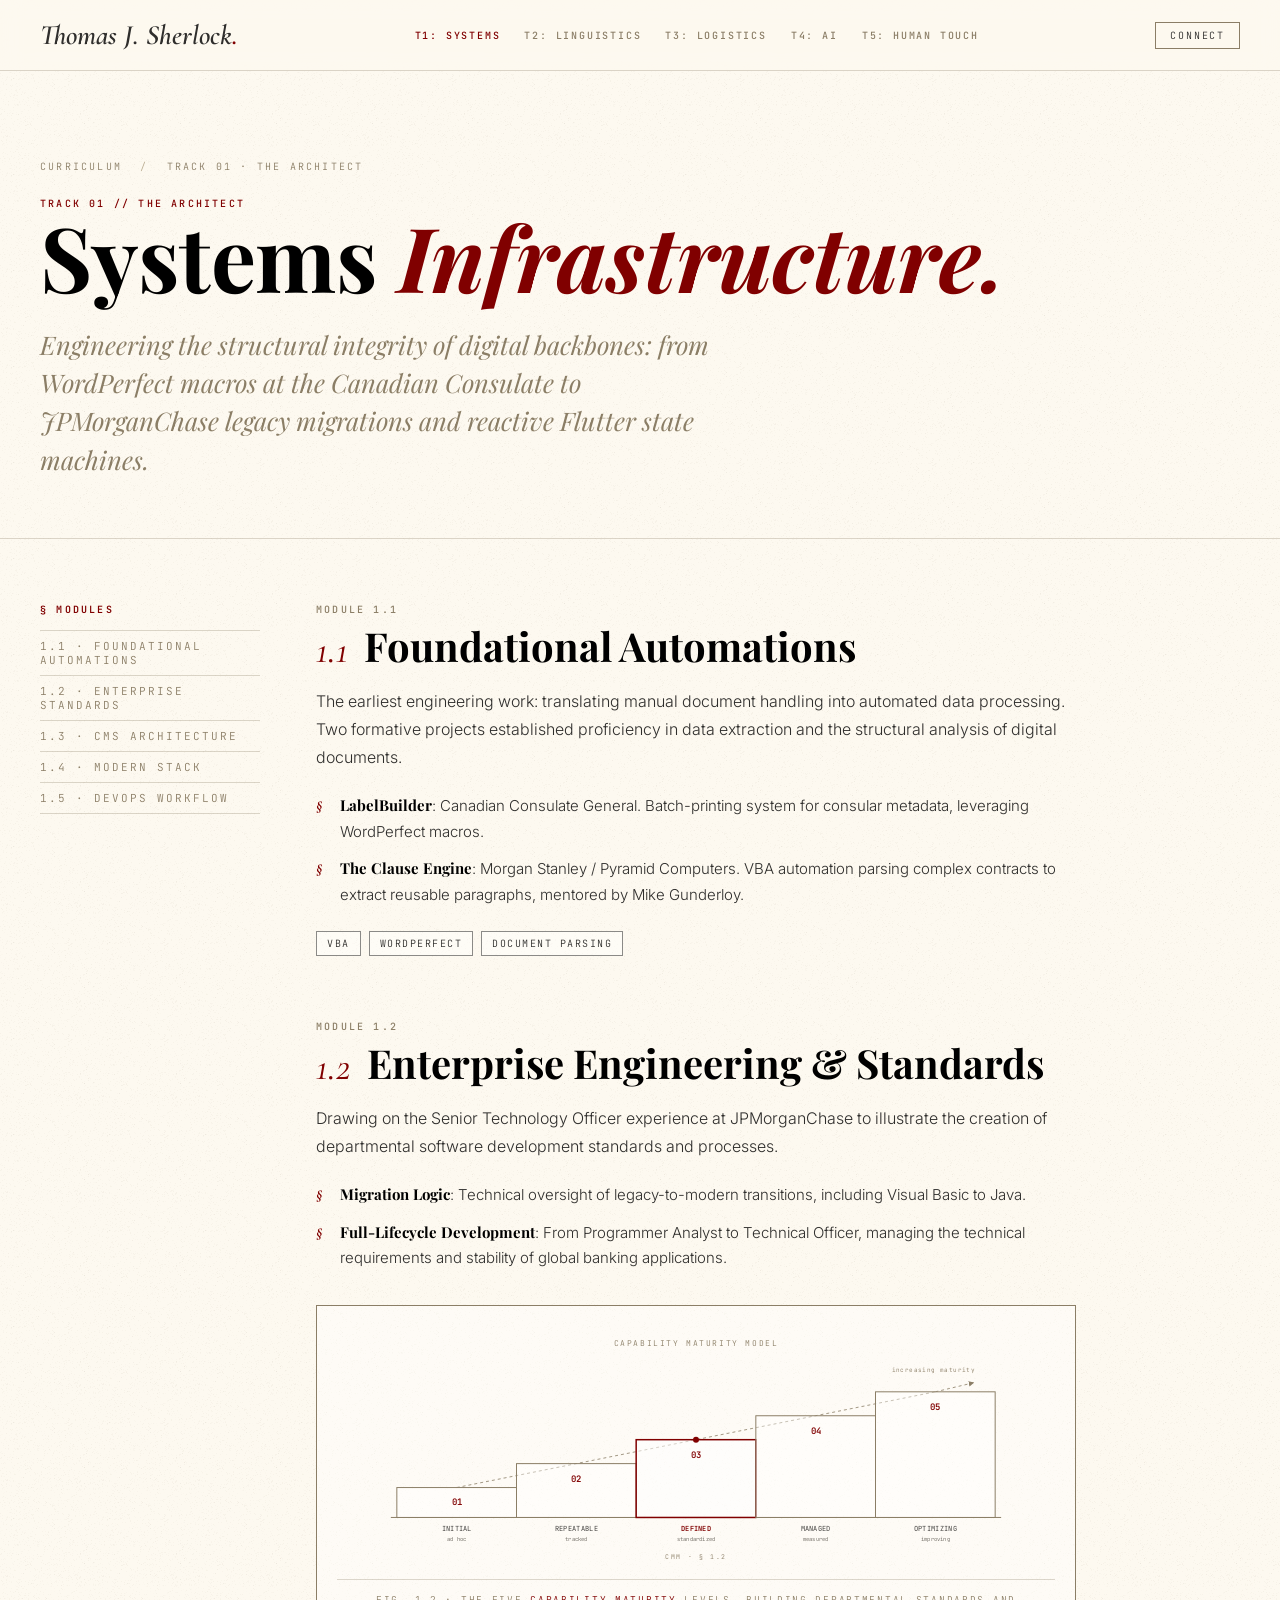
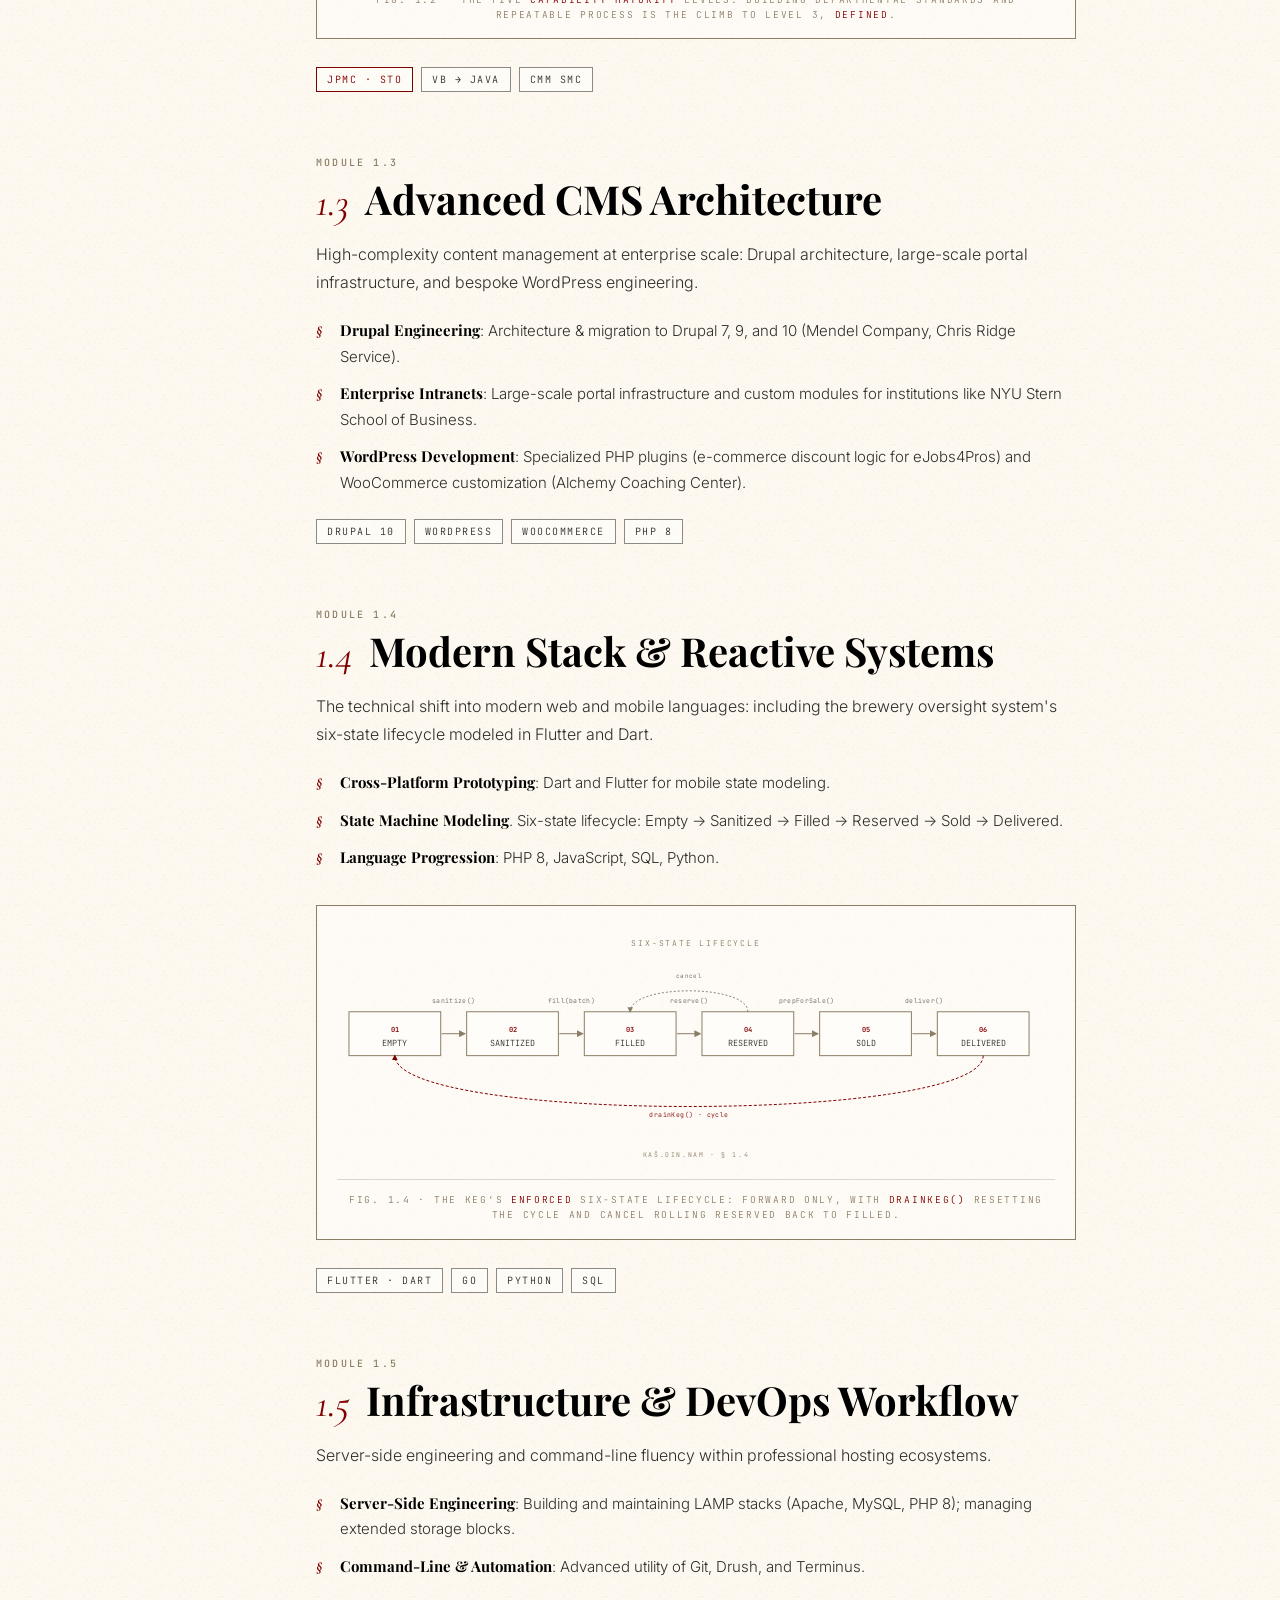
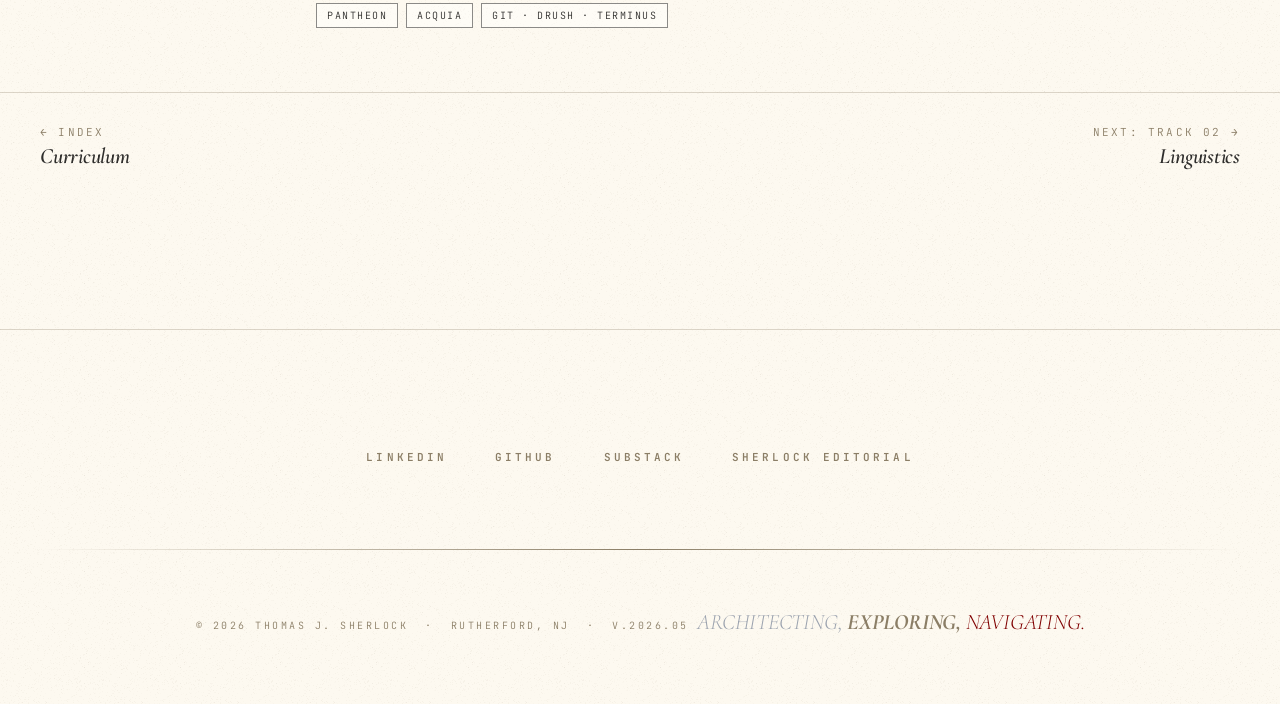
<file: site/track-systems.html>
<!DOCTYPE html>
<html lang="en">
<head>
<meta charset="UTF-8" />
<meta name="viewport" content="width=device-width, initial-scale=1" />
<title>Track 01 · Systems · Thomas J. Sherlock</title>
<link rel="preconnect" href="https://fonts.googleapis.com">
<link rel="preconnect" href="https://fonts.gstatic.com" crossorigin>
<link href="https://fonts.googleapis.com/css2?family=Cormorant+Garamond:ital,wght@0,300;0,400;0,600;0,700;1,300;1,400;1,600;1,700&family=Inter:wght@300;400;500;600&family=JetBrains+Mono:wght@400;500;600&family=Playfair+Display:ital,wght@0,400;0,700;1,400;1,700&display=swap" rel="stylesheet">
<link rel="stylesheet" href="styles.css">
<style>
  /* ===== Track 01 · Systems · page-scoped figures ===== */
  .page-body .content figure.diagram {
    margin: 28px 0;
    padding: 22px 20px 16px;
    border: 1px solid var(--gold);
    background: rgba(255,255,255,0.35);
  }
  .page-body .content figure.diagram svg { display: block; width: 100%; height: auto; }
  .page-body .content figure.diagram figcaption {
    margin-top: 12px;
    padding-top: 12px;
    border-top: 1px solid var(--rule);
    font-family: 'JetBrains Mono', monospace;
    font-size: 9.5px;
    text-transform: uppercase;
    letter-spacing: 0.18em;
    line-height: 1.6;
    color: var(--gold);
    text-align: center;
  }
  .page-body .content figure.diagram figcaption .hl { color: var(--oxblood); }
</style>
</head>
<body>

<div id="site-nav"></div>
<script src="nav.js?v=3"></script>

<section class="page-hero" data-screen-label="01 Page Hero">
  <div class="crumbs">
    <a href="index.html">Curriculum</a>
    <span class="sep">/</span>
    <span>Track 01 · The Architect</span>
  </div>
  <span class="uppertrack ox">Track 01 // The Architect</span>
  <h1>Systems <span class="em">Infrastructure.</span></h1>
  <p class="deck">Engineering the structural integrity of digital backbones: from WordPerfect macros at the Canadian Consulate to JPMorganChase legacy migrations and reactive Flutter state machines.</p>
</section>

<div class="page-body" data-screen-label="02 Page Body">

  <aside class="toc">
    <h5>§ Modules</h5>
    <ul>
      <li><a href="#m1">1.1 · Foundational Automations</a></li>
      <li><a href="#m2">1.2 · Enterprise Standards</a></li>
      <li><a href="#m3">1.3 · CMS Architecture</a></li>
      <li><a href="#m4">1.4 · Modern Stack</a></li>
      <li><a href="#m5">1.5 · DevOps Workflow</a></li>
    </ul>
  </aside>

  <article class="content">

    <section id="m1" class="reveal">
      <span class="uppertrack">Module 1.1</span>
      <h2><span class="num">1.1</span>Foundational Automations</h2>
      <p>The earliest engineering work: translating manual document handling into automated data processing. Two formative projects established proficiency in data extraction and the structural analysis of digital documents.</p>
      <ul>
        <li><b>LabelBuilder</b>: Canadian Consulate General. Batch-printing system for consular metadata, leveraging WordPerfect macros.</li>
        <li><b>The Clause Engine</b>: Morgan Stanley / Pyramid Computers. VBA automation parsing complex contracts to extract reusable paragraphs, mentored by Mike Gunderloy.</li>
      </ul>
      <div class="module-tags">
        <span class="tag">VBA</span>
        <span class="tag">WordPerfect</span>
        <span class="tag">Document Parsing</span>
      </div>
    </section>

    <section id="m2" class="reveal">
      <span class="uppertrack">Module 1.2</span>
      <h2><span class="num">1.2</span>Enterprise Engineering &amp; Standards</h2>
      <p>Drawing on the Senior Technology Officer experience at JPMorganChase to illustrate the creation of departmental software development standards and processes.</p>
      <ul>
        <li><b>Migration Logic</b>: Technical oversight of legacy-to-modern transitions, including Visual Basic to Java.</li>
        <li><b>Full-Lifecycle Development</b>: From Programmer Analyst to Technical Officer, managing the technical requirements and stability of global banking applications.</li>
      </ul>
      <figure class="diagram" role="img" aria-label="Capability Maturity Model: five ascending process-maturity levels, Initial, Repeatable, Defined, Managed, and Optimizing. Building departmental standards corresponds to Level 3, Defined.">
        <svg viewBox="0 0 720 240" xmlns="http://www.w3.org/2000/svg" preserveAspectRatio="xMidYMid meet">
          <defs>
            <marker id="cmmArr" viewBox="0 0 10 10" refX="8" refY="5" markerWidth="7" markerHeight="7" orient="auto-start-reverse">
              <path d="M0,0 L10,5 L0,10 z" fill="#8B7E66"/>
            </marker>
          </defs>

          <text x="360" y="18" font-family="'JetBrains Mono', monospace" font-size="8" fill="#8B7E66" letter-spacing="1.6" text-anchor="middle">CAPABILITY MATURITY MODEL</text>

          <!-- Ascending maturity guide -->
          <polyline points="120,160 240,136 360,112 480,88 600,64" fill="none" stroke="#8B7E66" stroke-width="0.8" stroke-dasharray="3 3"/>
          <line x1="600" y1="64" x2="638" y2="55" stroke="#8B7E66" stroke-width="0.8" stroke-dasharray="3 3" marker-end="url(#cmmArr)"/>
          <text x="640" y="44" font-family="'JetBrains Mono', monospace" font-size="6" fill="#8B7E66" letter-spacing="0.4" text-anchor="end">increasing maturity</text>

          <!-- Baseline -->
          <line x1="54" y1="190" x2="666" y2="190" stroke="#8B7E66" stroke-width="1"/>

          <!-- Levels -->
          <g font-family="'JetBrains Mono', monospace">
            <rect x="60"  y="160" width="120" height="30"  fill="rgba(255,255,255,0.4)"  stroke="#8B7E66"/>
            <rect x="180" y="136" width="120" height="54"  fill="rgba(255,255,255,0.4)"  stroke="#8B7E66"/>
            <rect x="300" y="112" width="120" height="78"  fill="rgba(255,255,255,0.55)" stroke="#800000" stroke-width="1.5"/>
            <rect x="420" y="88"  width="120" height="102" fill="rgba(255,255,255,0.4)"  stroke="#8B7E66"/>
            <rect x="540" y="64"  width="120" height="126" fill="rgba(255,255,255,0.4)"  stroke="#8B7E66"/>

            <g font-size="9" font-weight="600" fill="#800000" text-anchor="middle">
              <text x="120" y="178">01</text>
              <text x="240" y="154">02</text>
              <text x="360" y="130">03</text>
              <text x="480" y="106">04</text>
              <text x="600" y="82">05</text>
            </g>

            <!-- Level reached by the departmental-standards work -->
            <circle cx="360" cy="112" r="3" fill="#800000"/>

            <g font-size="7" fill="#2F2E2C" text-anchor="middle" letter-spacing="0.3">
              <text x="120" y="204">INITIAL</text>
              <text x="240" y="204">REPEATABLE</text>
              <text x="360" y="204" fill="#800000" font-weight="600">DEFINED</text>
              <text x="480" y="204">MANAGED</text>
              <text x="600" y="204">OPTIMIZING</text>
            </g>
            <g font-size="5.5" fill="#6b665e" text-anchor="middle" letter-spacing="0.2">
              <text x="120" y="214">ad hoc</text>
              <text x="240" y="214">tracked</text>
              <text x="360" y="214">standardized</text>
              <text x="480" y="214">measured</text>
              <text x="600" y="214">improving</text>
            </g>
          </g>

          <text x="360" y="232" font-family="'JetBrains Mono', monospace" font-size="6.5" fill="#8B7E66" letter-spacing="1.6" text-anchor="middle">CMM · § 1.2</text>
        </svg>
        <figcaption>Fig. 1.2 · The five <span class="hl">capability maturity</span> levels. Building departmental standards and repeatable process is the climb to Level 3, <span class="hl">Defined</span>.</figcaption>
      </figure>
      <div class="module-tags">
        <span class="tag ox">JPMC · STO</span>
        <span class="tag">VB → Java</span>
        <span class="tag">CMM SMC</span>
      </div>
    </section>

    <section id="m3" class="reveal">
      <span class="uppertrack">Module 1.3</span>
      <h2><span class="num">1.3</span>Advanced CMS Architecture</h2>
      <p>High-complexity content management at enterprise scale: Drupal architecture, large-scale portal infrastructure, and bespoke WordPress engineering.</p>
      <ul>
        <li><b>Drupal Engineering</b>: Architecture &amp; migration to Drupal 7, 9, and 10 (Mendel Company, Chris Ridge Service).</li>
        <li><b>Enterprise Intranets</b>: Large-scale portal infrastructure and custom modules for institutions like NYU Stern School of Business.</li>
        <li><b>WordPress Development</b>: Specialized PHP plugins (e-commerce discount logic for eJobs4Pros) and WooCommerce customization (Alchemy Coaching Center).</li>
      </ul>
      <div class="module-tags">
        <span class="tag">Drupal 10</span>
        <span class="tag">WordPress</span>
        <span class="tag">WooCommerce</span>
        <span class="tag">PHP 8</span>
      </div>
    </section>

    <section id="m4" class="reveal">
      <span class="uppertrack">Module 1.4</span>
      <h2><span class="num">1.4</span>Modern Stack &amp; Reactive Systems</h2>
      <p>The technical shift into modern web and mobile languages: including the brewery oversight system's six-state lifecycle modeled in Flutter and Dart.</p>
      <ul>
        <li><b>Cross-Platform Prototyping</b>: Dart and Flutter for mobile state modeling.</li>
        <li><b>State Machine Modeling</b>. Six-state lifecycle: Empty → Sanitized → Filled → Reserved → Sold → Delivered.</li>
        <li><b>Language Progression</b>: PHP 8, JavaScript, SQL, Python.</li>
      </ul>
      <figure class="diagram" role="img" aria-label="Six-state keg lifecycle state machine: Empty to Sanitized to Filled to Reserved to Sold to Delivered, with drainKeg resetting Delivered back to Empty and a cancel transition rolling Reserved back to Filled.">
        <svg viewBox="0 0 720 240" xmlns="http://www.w3.org/2000/svg" preserveAspectRatio="xMidYMid meet">
          <defs>
            <marker id="smArr" viewBox="0 0 10 10" refX="8" refY="5" markerWidth="7" markerHeight="7" orient="auto-start-reverse">
              <path d="M0,0 L10,5 L0,10 z" fill="#8B7E66"/>
            </marker>
            <marker id="smArrOx" viewBox="0 0 10 10" refX="8" refY="5" markerWidth="6" markerHeight="6" orient="auto-start-reverse">
              <path d="M0,0 L10,5 L0,10 z" fill="#800000"/>
            </marker>
          </defs>

          <text x="360" y="18" font-family="'JetBrains Mono', monospace" font-size="8" fill="#8B7E66" letter-spacing="1.8" text-anchor="middle">SIX-STATE LIFECYCLE</text>

          <!-- State nodes -->
          <g font-family="'JetBrains Mono', monospace">
            <g>
              <rect x="12" y="84" width="92" height="44" fill="rgba(255,255,255,0.4)" stroke="#8B7E66"/>
              <text x="58" y="104" font-size="7" fill="#800000" font-weight="600" text-anchor="middle">01</text>
              <text x="58" y="118" font-size="8.5" fill="#2F2E2C" text-anchor="middle">EMPTY</text>
            </g>
            <g>
              <rect x="130" y="84" width="92" height="44" fill="rgba(255,255,255,0.4)" stroke="#8B7E66"/>
              <text x="176" y="104" font-size="7" fill="#800000" font-weight="600" text-anchor="middle">02</text>
              <text x="176" y="118" font-size="8.5" fill="#2F2E2C" text-anchor="middle">SANITIZED</text>
            </g>
            <g>
              <rect x="248" y="84" width="92" height="44" fill="rgba(255,255,255,0.4)" stroke="#8B7E66"/>
              <text x="294" y="104" font-size="7" fill="#800000" font-weight="600" text-anchor="middle">03</text>
              <text x="294" y="118" font-size="8.5" fill="#2F2E2C" text-anchor="middle">FILLED</text>
            </g>
            <g>
              <rect x="366" y="84" width="92" height="44" fill="rgba(255,255,255,0.4)" stroke="#8B7E66"/>
              <text x="412" y="104" font-size="7" fill="#800000" font-weight="600" text-anchor="middle">04</text>
              <text x="412" y="118" font-size="8.5" fill="#2F2E2C" text-anchor="middle">RESERVED</text>
            </g>
            <g>
              <rect x="484" y="84" width="92" height="44" fill="rgba(255,255,255,0.4)" stroke="#8B7E66"/>
              <text x="530" y="104" font-size="7" fill="#800000" font-weight="600" text-anchor="middle">05</text>
              <text x="530" y="118" font-size="8.5" fill="#2F2E2C" text-anchor="middle">SOLD</text>
            </g>
            <g>
              <rect x="602" y="84" width="92" height="44" fill="rgba(255,255,255,0.4)" stroke="#8B7E66"/>
              <text x="648" y="104" font-size="7" fill="#800000" font-weight="600" text-anchor="middle">06</text>
              <text x="648" y="118" font-size="8.5" fill="#2F2E2C" text-anchor="middle">DELIVERED</text>
            </g>
          </g>

          <!-- Forward transitions -->
          <g stroke="#8B7E66" stroke-width="1" fill="none">
            <line x1="105" y1="106" x2="128" y2="106" marker-end="url(#smArr)"/>
            <line x1="223" y1="106" x2="246" y2="106" marker-end="url(#smArr)"/>
            <line x1="341" y1="106" x2="364" y2="106" marker-end="url(#smArr)"/>
            <line x1="459" y1="106" x2="482" y2="106" marker-end="url(#smArr)"/>
            <line x1="577" y1="106" x2="600" y2="106" marker-end="url(#smArr)"/>
          </g>
          <g font-family="'JetBrains Mono', monospace" font-size="6.5" fill="#6b665e" text-anchor="middle" letter-spacing="0.3">
            <text x="117" y="75">sanitize()</text>
            <text x="235" y="75">fill(batch)</text>
            <text x="353" y="75">reserve()</text>
            <text x="471" y="75">prepForSale()</text>
            <text x="589" y="75">deliver()</text>
          </g>

          <!-- Cancel: Reserved back to Filled -->
          <path d="M 412 84 C 412 56, 294 56, 294 84" stroke="#6b665e" stroke-width="0.8" fill="none" stroke-dasharray="2 2" marker-end="url(#smArr)"/>
          <text x="353" y="50" font-family="'JetBrains Mono', monospace" font-size="6" fill="#6b665e" letter-spacing="0.4" text-anchor="middle">cancel</text>

          <!-- Drain cycle: Delivered back to Empty -->
          <path d="M 648 128 C 648 196, 58 196, 58 128" stroke="#800000" stroke-width="1" fill="none" stroke-dasharray="3 2" marker-end="url(#smArrOx)"/>
          <text x="353" y="190" font-family="'JetBrains Mono', monospace" font-size="6.5" fill="#800000" letter-spacing="0.4" text-anchor="middle">drainKeg() · cycle</text>

          <text x="360" y="230" font-family="'JetBrains Mono', monospace" font-size="6.5" fill="#8B7E66" letter-spacing="1.6" text-anchor="middle">KAŠ.DIN.NAM · § 1.4</text>
        </svg>
        <figcaption>Fig. 1.4 · The keg's <span class="hl">enforced</span> six-state lifecycle: forward only, with <span class="hl">drainKeg()</span> resetting the cycle and cancel rolling Reserved back to Filled.</figcaption>
      </figure>
      <div class="module-tags">
        <span class="tag">Flutter · Dart</span>
        <span class="tag">Go</span>
        <span class="tag">Python</span>
        <span class="tag">SQL</span>
      </div>
    </section>

    <section id="m5" class="reveal">
      <span class="uppertrack">Module 1.5</span>
      <h2><span class="num">1.5</span>Infrastructure &amp; DevOps Workflow</h2>
      <p>Server-side engineering and command-line fluency within professional hosting ecosystems.</p>
      <ul>
        <li><b>Server-Side Engineering</b>: Building and maintaining LAMP stacks (Apache, MySQL, PHP 8); managing extended storage blocks.</li>
        <li><b>Command-Line &amp; Automation</b>: Advanced utility of Git, Drush, and Terminus.</li>
      </ul>
      <div class="module-tags">
        <span class="tag">Pantheon</span>
        <span class="tag">Acquia</span>
        <span class="tag">Git · Drush · Terminus</span>
      </div>
    </section>

  </article>
</div>

<nav class="page-pager" data-screen-label="03 Pager">
  <a href="index.html">
    ← Index
    <span class="label">Curriculum</span>
  </a>
  <a href="track-linguistics.html" class="right">
    Next: Track 02 →
    <span class="label">Linguistics</span>
  </a>
</nav>

<div id="site-footer"></div>

<script>
  const io = new IntersectionObserver((entries) => {
    entries.forEach(e => { if (e.isIntersecting) e.target.classList.add('in'); });
  }, { threshold: 0.12 });
  document.querySelectorAll('.reveal').forEach(el => io.observe(el));
</script>

</body>
</html>
</file>
<file: site/styles.css>
/* =======================================================
   TJS Digital Repertoire · Hi-Fi Styles
   Parchment & Ink palette · Cormorant Garamond / Playfair / Inter / JetBrains Mono
   ======================================================= */

:root {
  --parchment:    #FDF9F0;
  --parchment-2:  #F3E9D2;
  --pure-black:   #000000;
  --ink:          #2F2E2C;
  --ink-soft:     #6b665e;
  --oxblood:      #800000;
  --oxblood-2:    #A34A38;
  --gold:         #8B7E66;
  --gold-soft:    #b8ab90;
  --silver:       #9ca3af;
  --rule:         rgba(139,126,102,0.30);
  --rule-strong:  rgba(47,46,44,0.55);
}

* { box-sizing: border-box; }

html { scroll-behavior: smooth; }

body {
  margin: 0;
  font-family: 'Inter', sans-serif;
  font-weight: 300;
  background-color: var(--parchment);
  color: var(--ink);
  background-image: url("[data-uri]");
  -webkit-font-smoothing: antialiased;
  text-rendering: optimizeLegibility;
}

/* =================== TYPE HELPERS =================== */
.serif { font-family: 'Playfair Display', serif; }
.display { font-family: 'Cormorant Garamond', serif; letter-spacing: -0.02em; line-height: 0.88; }
.mono { font-family: 'JetBrains Mono', monospace; }

.uppertrack {
  font-family: 'JetBrains Mono', monospace;
  font-size: 10px;
  text-transform: uppercase;
  letter-spacing: 0.22em;
  color: var(--gold);
  font-weight: 500;
}
.uppertrack.ox { color: var(--oxblood); }

a { color: inherit; text-decoration: none; }

/* =================== NAV =================== */
.nav {
  position: fixed;
  top: 0; left: 0; right: 0;
  z-index: 100;
  background: rgba(253, 249, 240, 0.88);
  backdrop-filter: blur(10px);
  -webkit-backdrop-filter: blur(10px);
  border-bottom: 1px solid var(--rule);
}
.nav-inner {
  max-width: 1320px;
  margin: 0 auto;
  padding: 18px 40px;
  display: flex;
  align-items: center;
  justify-content: space-between;
  gap: 24px;
}
.nav-brand {
  font-family: 'Cormorant Garamond', serif;
  font-style: italic;
  font-size: 28px;
  font-weight: 600;
  color: var(--ink);
  white-space: nowrap;
}
.nav-brand .dot { color: var(--oxblood); }
.nav-links {
  display: flex;
  gap: 24px;
  font-family: 'JetBrains Mono', monospace;
  font-size: 10px;
  text-transform: uppercase;
  letter-spacing: 0.18em;
  color: var(--gold);
  font-weight: 500;
}
.nav-links a { transition: color .2s; }
.nav-links a:hover { color: var(--ink); }
.nav-links a.active { color: var(--oxblood); }
.nav-connect {
  border: 1px solid var(--gold);
  padding: 6px 14px;
  font-family: 'JetBrains Mono', monospace;
  font-size: 10px;
  text-transform: uppercase;
  letter-spacing: 0.18em;
  color: var(--ink);
  transition: background .2s, border-color .2s;
}
.nav-connect:hover {
  background: var(--parchment-2);
  border-color: var(--oxblood);
  color: var(--oxblood);
}

@media (max-width: 900px) {
  .nav-links { display: none; }
}

/* =================== HERO =================== */
.hero {
  min-height: 100vh;
  display: flex;
  flex-direction: column;
  justify-content: center;
  padding: 140px 40px 80px;
  position: relative;
  max-width: 1320px;
  margin: 0 auto;
}
.hero-stamp {
  position: absolute;
  top: 110px;
  right: 40px;
  font-family: 'JetBrains Mono', monospace;
  font-size: 10px;
  text-transform: uppercase;
  letter-spacing: 0.22em;
  color: var(--gold);
  opacity: 0.7;
}
.hero h1.display {
  font-style: italic;
  font-size: clamp(48px, 9vw, 128px);
  margin: 0 0 36px;
}
.hero h1 .row { display: block; }
.hero h1 .row.silver { color: var(--silver); font-weight: 300; }
.hero h1 .row.gold   { color: var(--gold);   font-weight: 700; }
.hero h1 .row.ox     { color: var(--oxblood); font-weight: 300; }

.hero-tag {
  font-family: 'Playfair Display', serif;
  font-style: italic;
  font-size: clamp(18px, 2.4vw, 28px);
  color: var(--gold);
  max-width: 680px;
  line-height: 1.4;
  margin: 0 0 56px;
}
.hero-cta {
  display: flex;
  gap: 28px;
  flex-wrap: wrap;
  align-items: center;
  border-top: 1px solid var(--rule);
  padding-top: 32px;
  font-family: 'JetBrains Mono', monospace;
  font-size: 11px;
  text-transform: uppercase;
  letter-spacing: 0.22em;
  font-weight: 600;
  color: var(--ink);
}
.hero-cta a { transition: color .2s; }
.hero-cta a:hover { color: var(--oxblood); }
.hero-cta .sep { color: var(--gold); opacity: 0.6; }

/* =================== TRACKS: vertical manuscript =================== */
.tracks {
  max-width: 1320px;
  margin: 0 auto;
  padding: 40px 40px 80px;
}
.section-head {
  display: flex;
  align-items: baseline;
  gap: 18px;
  border-bottom: 1px solid var(--rule);
  padding-bottom: 18px;
  margin-bottom: 48px;
}
.section-head .label {
  font-family: 'Cormorant Garamond', serif;
  font-style: italic;
  font-size: 32px;
  color: var(--ink);
}
.section-head .meta {
  font-family: 'JetBrains Mono', monospace;
  font-size: 10px;
  text-transform: uppercase;
  letter-spacing: 0.22em;
  color: var(--gold);
}

.track {
  display: grid;
  grid-template-columns: 140px 1fr 280px;
  gap: 40px;
  padding: 56px 0;
  border-top: 1px solid var(--rule);
  align-items: start;
}
.track:first-child { border-top: none; padding-top: 24px; }

/* Marginalia (left) */
.track .marg {
  text-align: right;
  padding-right: 8px;
  border-right: 1px solid var(--rule);
}
.track .marg .num {
  font-family: 'Cormorant Garamond', serif;
  font-style: italic;
  font-weight: 700;
  font-size: 64px;
  line-height: 0.85;
  color: var(--oxblood);
  display: block;
  margin-bottom: 10px;
}
.track .marg .role {
  font-family: 'JetBrains Mono', monospace;
  font-size: 10px;
  text-transform: uppercase;
  letter-spacing: 0.2em;
  color: var(--gold);
  display: block;
  margin-bottom: 4px;
}
.track .marg .name {
  font-family: 'Playfair Display', serif;
  font-style: italic;
  font-size: 14px;
  color: var(--ink);
  font-weight: 700;
}

/* Body (center) */
.track .body h2 {
  font-family: 'Playfair Display', serif;
  font-weight: 700;
  font-size: clamp(32px, 3.6vw, 52px);
  line-height: 1.05;
  margin: 0 0 18px;
  color: var(--pure-black);
}
.track .body h2 .em {
  font-style: italic;
  color: var(--oxblood);
}
.track .body .lede {
  font-size: 16px;
  line-height: 1.7;
  color: var(--ink);
  font-weight: 300;
  max-width: 56ch;
  margin: 0 0 24px;
}
.track .body .modules {
  display: flex;
  flex-wrap: wrap;
  gap: 8px 10px;
  margin-bottom: 24px;
}
.tag {
  font-family: 'JetBrains Mono', monospace;
  font-size: 10px;
  text-transform: uppercase;
  letter-spacing: 0.15em;
  padding: 5px 10px;
  border: 1px solid var(--rule-strong);
  color: var(--ink);
  background: rgba(255,255,255,0.4);
  white-space: nowrap;
}
.tag.ox { color: var(--oxblood); border-color: var(--oxblood); }

.track .aside .ph-photo {
  margin: 0 0 18px;
  padding: 0;
  border: 1px solid var(--gold);
  background: var(--parchment);
  overflow: hidden;
}
.track .aside .ph-photo img {
  display: block;
  width: 100%;
  height: auto;
  /* Match Track 01's dark-ink-on-parchment palette: no sepia, just crisp ink */
  filter: contrast(1.3) brightness(0.88) saturate(0);
  mix-blend-mode: multiply;
  opacity: 1;
}
.track .aside .ph-photo img.banquo-photo {
  /* Ink treatment is baked into the PNG; render it 1:1 so the paper background
     matches the page parchment exactly (no brightness/multiply shift). */
  filter: none;
  mix-blend-mode: normal;
}
.track .aside .ph-photo figcaption {
  padding: 6px 8px 8px;
  font-family: 'JetBrains Mono', monospace;
  font-size: 9px;
  text-transform: uppercase;
  letter-spacing: 0.16em;
  color: var(--gold);
  text-align: center;
}

.track .body .read-more {
  display: inline-flex;
  align-items: center;
  gap: 10px;
  font-family: 'JetBrains Mono', monospace;
  font-size: 11px;
  text-transform: uppercase;
  letter-spacing: 0.2em;
  font-weight: 600;
  color: var(--oxblood);
  border-bottom: 1px solid var(--oxblood);
  padding-bottom: 4px;
  transition: color .2s, border-color .2s;
}
.track .body .read-more:hover { color: var(--ink); border-color: var(--ink); }
.track .body .read-more .arrow { font-family: 'Cormorant Garamond', serif; font-style: italic; font-size: 16px; }

/* Aside (right) */
.track .aside {
  border-left: 1px solid var(--rule);
  padding-left: 28px;
}
.track .aside .ph.ph-diagram {
  height: auto;
  padding: 12px 8px;
  background: rgba(255,255,255,0.25);
  border-style: solid;
  border-color: var(--rule);
}
.track .aside .ph.ph-diagram svg { display: block; width: 100%; height: auto; }

.track .aside .ph.ph-cuneiform {
  position: relative;
  height: 200px;
  display: flex;
  align-items: center;
  justify-content: center;
  padding: 6px;
  box-sizing: border-box;
  background: #FDF9F0;
  border: 1px solid var(--gold);
  overflow: hidden;
  container-type: inline-size;
}
.track .aside .ph.ph-cuneiform .glyph {
  font-family: 'Noto Sans Cuneiform', 'Segoe UI Historic', serif;
  font-size: min(19cqw, 56px);
  line-height: 1;
  color: rgba(139, 126, 102, 0.55);
  letter-spacing: 0;
  max-width: 100%;
  text-align: center;
  white-space: nowrap;
  display: block;
  margin-bottom: 18px;
}
.track .aside .ph.ph-cuneiform .translit {
  position: absolute;
  left: 0;
  right: 0;
  top: 62%;
  transform: translateY(-50%);
  font-family: 'Cormorant Garamond', serif;
  font-size: clamp(20px, 2.4vw, 31px);
  font-weight: 700;
  letter-spacing: 0;
  text-transform: uppercase;
  color: #5a0000;
  text-align: center;
  pointer-events: none;
}

.track .aside .ph {
  width: 100%;
  height: 200px;
  border: 1px dashed var(--gold);
  background:
    repeating-linear-gradient(135deg,
      rgba(139,126,102,0.05) 0 8px,
      transparent 8px 16px);
  display: flex;
  align-items: center;
  justify-content: center;
  text-align: center;
  font-family: 'JetBrains Mono', monospace;
  font-size: 10px;
  text-transform: uppercase;
  letter-spacing: 0.2em;
  color: var(--gold);
  margin-bottom: 14px;
}
.track .aside .pull {
  font-family: 'Playfair Display', serif;
  font-style: italic;
  font-size: 14px;
  line-height: 1.55;
  color: var(--ink);
  border-top: 1px solid var(--rule);
  padding-top: 12px;
}
.track .aside .pull cite {
  display: block;
  font-style: normal;
  font-family: 'JetBrains Mono', monospace;
  font-size: 10px;
  text-transform: uppercase;
  letter-spacing: 0.2em;
  color: var(--gold);
  margin-top: 8px;
}

@media (max-width: 1024px) {
  .track { grid-template-columns: 100px 1fr; }
  .track .aside { grid-column: 2; border-left: none; border-top: 1px solid var(--rule); padding-left: 0; padding-top: 18px; margin-top: 6px; }
}
@media (max-width: 700px) {
  .track { grid-template-columns: 1fr; gap: 18px; }
  .track .marg { text-align: left; border-right: none; border-bottom: 1px solid var(--rule); padding-bottom: 12px; padding-right: 0; }
  .track .marg .num { font-size: 48px; display: inline-block; margin-right: 14px; }
  .track .marg .role, .track .marg .name { display: inline-block; }
  .track .aside { grid-column: 1; }
  .hero { padding: 120px 24px 60px; }
  .tracks { padding: 24px 24px 60px; }
  .hero-stamp { position: static; margin-bottom: 32px; }
}

/* =================== INTERLUDE / QUOTE BAND =================== */
.interlude {
  background: rgba(243, 233, 210, 0.5);
  border-top: 1px solid var(--rule);
  border-bottom: 1px solid var(--rule);
  padding: 120px 40px;
  text-align: center;
  position: relative;
}
.interlude blockquote {
  max-width: 1100px;
  margin: 0 auto;
  font-family: 'Playfair Display', serif;
  font-style: italic;
  font-weight: 700;
  font-size: clamp(28px, 4vw, 48px);
  line-height: 1.25;
  color: var(--ink);
  text-wrap: balance;
}
.interlude blockquote .ox { color: var(--oxblood); }

.track .aside .macbeth-mark {
  display: block;
  width: 80%;
  height: auto;
}
.track .aside .macbeth-wrap {
  position: relative;
  display: block;
  margin-top: 24px;
}
.track .aside .macbeth-wrap::after {
  content: "";
  position: absolute;
  inset: 0;
  background-image: url("[data-uri]");
  pointer-events: none;
}
.interlude .attrib {
  margin-top: 28px;
  font-family: 'JetBrains Mono', monospace;
  font-size: 10px;
  text-transform: uppercase;
  letter-spacing: 0.3em;
  color: var(--gold);
}

/* =================== CV STRIP (compact facts row) =================== */
.cv-strip {
  max-width: 1320px;
  margin: 0 auto;
  padding: 80px 40px 40px;
  display: grid;
  grid-template-columns: repeat(4, 1fr);
  gap: 32px;
  border-top: 1px solid var(--rule);
}
.cv-strip .col h3 {
  font-family: 'JetBrains Mono', monospace;
  font-size: 10px;
  text-transform: uppercase;
  letter-spacing: 0.22em;
  color: var(--oxblood);
  margin: 0 0 12px;
  font-weight: 600;
}
.cv-strip .col p,
.cv-strip .col li {
  font-family: 'Playfair Display', serif;
  font-size: 14px;
  line-height: 1.55;
  margin: 0 0 6px;
  color: var(--ink);
}
.cv-strip .col ul { list-style: none; padding: 0; margin: 0; }
.cv-strip .col li::before {
  content: "·  ";
  color: var(--gold);
}
@media (max-width: 800px) {
  .cv-strip { grid-template-columns: repeat(2, 1fr); padding: 60px 24px 24px; }
}
@media (max-width: 480px) {
  .cv-strip { grid-template-columns: 1fr; }
}

/* =================== FOOTER =================== */
.footer {
  text-align: center;
  padding: 120px 40px 60px;
  border-top: 1px solid var(--rule);
  margin-top: 80px;
}
.footer h2 {
  font-family: 'Playfair Display', serif;
  font-style: italic;
  font-weight: 700;
  font-size: clamp(56px, 9vw, 120px);
  margin: 0 0 28px;
  color: var(--ink);
}
.footer .connect-line {
  max-width: 560px;
  margin: 0 auto 44px;
  font-family: 'Cormorant Garamond', serif;
  font-size: clamp(18px, 2.2vw, 22px);
  font-style: italic;
  line-height: 1.5;
  color: var(--ink-soft);
  text-wrap: pretty;
}
.footer .connect-line a {
  color: var(--oxblood);
  border-bottom: 1px solid var(--oxblood);
}
.footer .nodes {
  display: flex;
  justify-content: center;
  flex-wrap: wrap;
  gap: 32px 48px;
  font-family: 'JetBrains Mono', monospace;
  font-size: 11px;
  text-transform: uppercase;
  letter-spacing: 0.28em;
  font-weight: 600;
  color: var(--gold);
  margin-bottom: 80px;
}
.footer .nodes a { transition: color .2s; border-bottom: 1px solid transparent; padding-bottom: 4px; }
.footer .nodes a:hover { color: var(--oxblood); border-color: var(--oxblood); }
.footer .divider {
  height: 1px;
  background: linear-gradient(90deg, transparent, var(--gold), transparent);
  margin-bottom: 32px;
}
.footer .colophon {
  font-family: 'JetBrains Mono', monospace;
  font-size: 10px;
  text-transform: uppercase;
  letter-spacing: 0.25em;
  color: var(--gold);
  line-height: 2;
}
.footer .colophon .seal {
  font-family: 'Cormorant Garamond', serif;
  font-style: italic;
  font-size: 22px;
  color: var(--ink);
  letter-spacing: -0.01em;
  margin-top: 18px;
  display: inline-block;
}
.footer .colophon .seal .silver { color: var(--silver); }
.footer .colophon .seal .gold   { color: var(--gold); font-weight: 700; }
.footer .colophon .seal .ox     { color: var(--oxblood); }

/* =================== TRACK PAGE: DETAIL =================== */
.page-hero {
  max-width: 1320px;
  margin: 0 auto;
  padding: 160px 40px 60px;
  border-bottom: 1px solid var(--rule);
}
.page-hero .crumbs {
  font-family: 'JetBrains Mono', monospace;
  font-size: 10px;
  text-transform: uppercase;
  letter-spacing: 0.22em;
  color: var(--gold);
  margin-bottom: 18px;
}
.page-hero .crumbs a:hover { color: var(--oxblood); }
.page-hero .crumbs .sep { color: var(--gold-soft); margin: 0 10px; }
.page-hero h1 {
  font-family: 'Playfair Display', serif;
  font-weight: 700;
  font-size: clamp(48px, 7vw, 96px);
  line-height: 1.0;
  margin: 0 0 24px;
  color: var(--pure-black);
}
.page-hero h1 .em { font-style: italic; color: var(--oxblood); }
.page-hero .deck {
  font-family: 'Playfair Display', serif;
  font-style: italic;
  font-size: clamp(18px, 2vw, 26px);
  color: var(--gold);
  max-width: 720px;
  line-height: 1.5;
  margin: 0;
}
@media (max-width: 700px) {
  .page-hero { padding: 120px 24px 40px; }
}

.page-body {
  max-width: 1320px;
  margin: 0 auto;
  padding: 64px 40px;
  display: grid;
  grid-template-columns: 220px 1fr;
  gap: 56px;
  align-items: start;
}
.page-body .toc {
  position: sticky;
  top: 100px;
  font-family: 'JetBrains Mono', monospace;
  font-size: 11px;
  text-transform: uppercase;
  letter-spacing: 0.18em;
  color: var(--gold);
}
.page-body .toc h5 {
  font-size: 10px; color: var(--oxblood); margin: 0 0 14px;
  letter-spacing: 0.22em; font-weight: 600;
}
.page-body .toc ul { list-style: none; margin: 0; padding: 0; }
.page-body .toc li { padding: 8px 0; border-top: 1px solid var(--rule); }
.page-body .toc li:last-child { border-bottom: 1px solid var(--rule); }
.page-body .toc a { display: block; transition: color .2s; }
.page-body .toc a:hover { color: var(--ink); }

.page-body .content { max-width: 760px; }
.page-body .content section { margin-bottom: 64px; }
.page-body .content section:last-child { margin-bottom: 0; }
.page-body .content h2 {
  font-family: 'Playfair Display', serif;
  font-weight: 700;
  font-size: clamp(28px, 3.2vw, 40px);
  line-height: 1.1;
  margin: 0 0 8px;
  color: var(--pure-black);
}
.page-body .content h2 .num {
  font-family: 'Cormorant Garamond', serif;
  font-style: italic;
  font-weight: 400;
  color: var(--oxblood);
  margin-right: 16px;
}
.page-body .content section > .uppertrack { display: block; margin-bottom: 8px; }
.page-body .content p {
  font-family: 'Inter', sans-serif;
  font-weight: 300;
  font-size: 16px;
  line-height: 1.75;
  color: var(--ink);
  margin: 16px 0;
}
.page-body .content ul {
  list-style: none;
  padding: 0;
  margin: 16px 0;
}
.page-body .content ul li {
  font-family: 'Inter', sans-serif;
  font-weight: 300;
  font-size: 15px;
  line-height: 1.7;
  color: var(--ink);
  padding: 6px 0 6px 24px;
  position: relative;
}
.page-body .content ul li::before {
  content: "§";
  font-family: 'Cormorant Garamond', serif;
  color: var(--oxblood);
  position: absolute;
  left: 0; top: 6px;
  font-style: italic;
  font-weight: 700;
}
.page-body .content ul li b {
  font-family: 'Playfair Display', serif;
  font-weight: 700;
  color: var(--pure-black);
}
.page-body .content .module-tags {
  display: flex; flex-wrap: wrap; gap: 8px;
  margin-top: 18px;
}

.page-body .content figure.placeholder {
  margin: 28px 0;
  border: 1px dashed var(--gold);
  background:
    repeating-linear-gradient(135deg,
      rgba(139,126,102,0.05) 0 8px,
      transparent 8px 16px);
  height: 240px;
  display: flex;
  align-items: center;
  justify-content: center;
  font-family: 'JetBrains Mono', monospace;
  font-size: 10px;
  text-transform: uppercase;
  letter-spacing: 0.2em;
  color: var(--gold);
  text-align: center;
}

.page-body .content figure.cuneiform-figure {
  margin: 28px 0;
  padding: 48px 32px 28px;
  border: 1px solid var(--gold);
  background: rgba(255,255,255,0.35);
  display: flex;
  flex-direction: column;
  align-items: center;
  justify-content: center;
  text-align: center;
}
.page-body .content figure.cuneiform-figure .glyph {
  font-family: 'Noto Sans Cuneiform', 'Segoe UI Historic', serif;
  font-size: 96px;
  line-height: 1;
  color: var(--ink);
  letter-spacing: 0.08em;
  display: block;
  margin-bottom: 22px;
}
.page-body .content figure.cuneiform-figure figcaption {
  font-family: 'JetBrains Mono', monospace;
  font-size: 10px;
  letter-spacing: 0.22em;
  text-transform: uppercase;
  color: var(--gold);
}
.page-body .content figure.cuneiform-figure figcaption .translit {
  color: var(--oxblood);
}

.page-pager {
  max-width: 1320px;
  margin: 0 auto;
  padding: 32px 40px 80px;
  border-top: 1px solid var(--rule);
  display: flex;
  justify-content: space-between;
  gap: 24px;
  font-family: 'JetBrains Mono', monospace;
  font-size: 11px;
  text-transform: uppercase;
  letter-spacing: 0.2em;
  color: var(--gold);
}
.page-pager a { transition: color .2s; }
.page-pager a:hover { color: var(--oxblood); }
.page-pager .label {
  font-family: 'Cormorant Garamond', serif;
  font-style: italic;
  font-size: 22px;
  color: var(--ink);
  text-transform: none;
  letter-spacing: -0.01em;
  display: block;
  margin-top: 4px;
  font-weight: 600;
}
.page-pager .right { text-align: right; }

@media (max-width: 900px) {
  .page-body { grid-template-columns: 1fr; padding: 40px 24px; gap: 32px; }
  .page-body .toc { position: static; }
  .page-pager { padding: 24px 24px 60px; }
}

/* =================== REVEAL =================== */
.reveal { opacity: 0; transform: translateY(20px); transition: opacity .7s ease, transform .7s ease; }
.reveal.in { opacity: 1; transform: none; }

/* small util */
.spacer-lg { height: 80px; }
</file>
